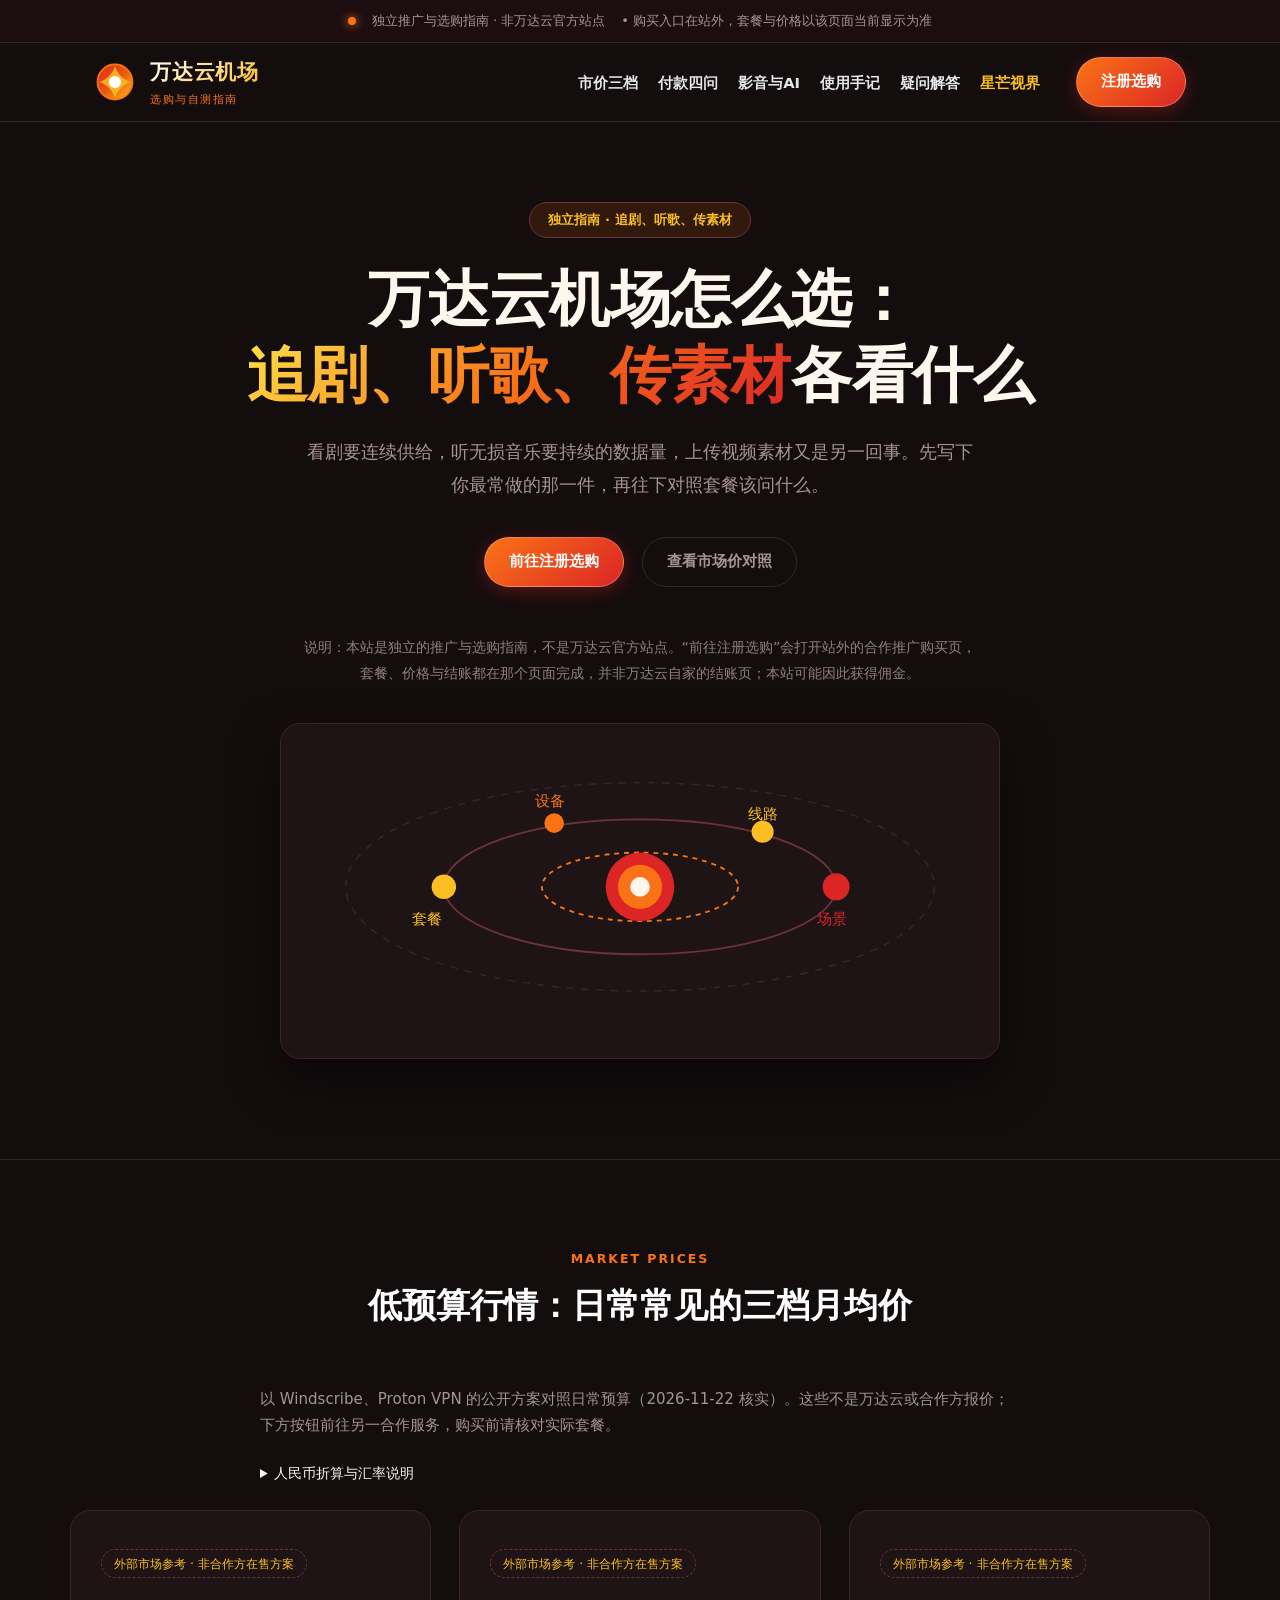
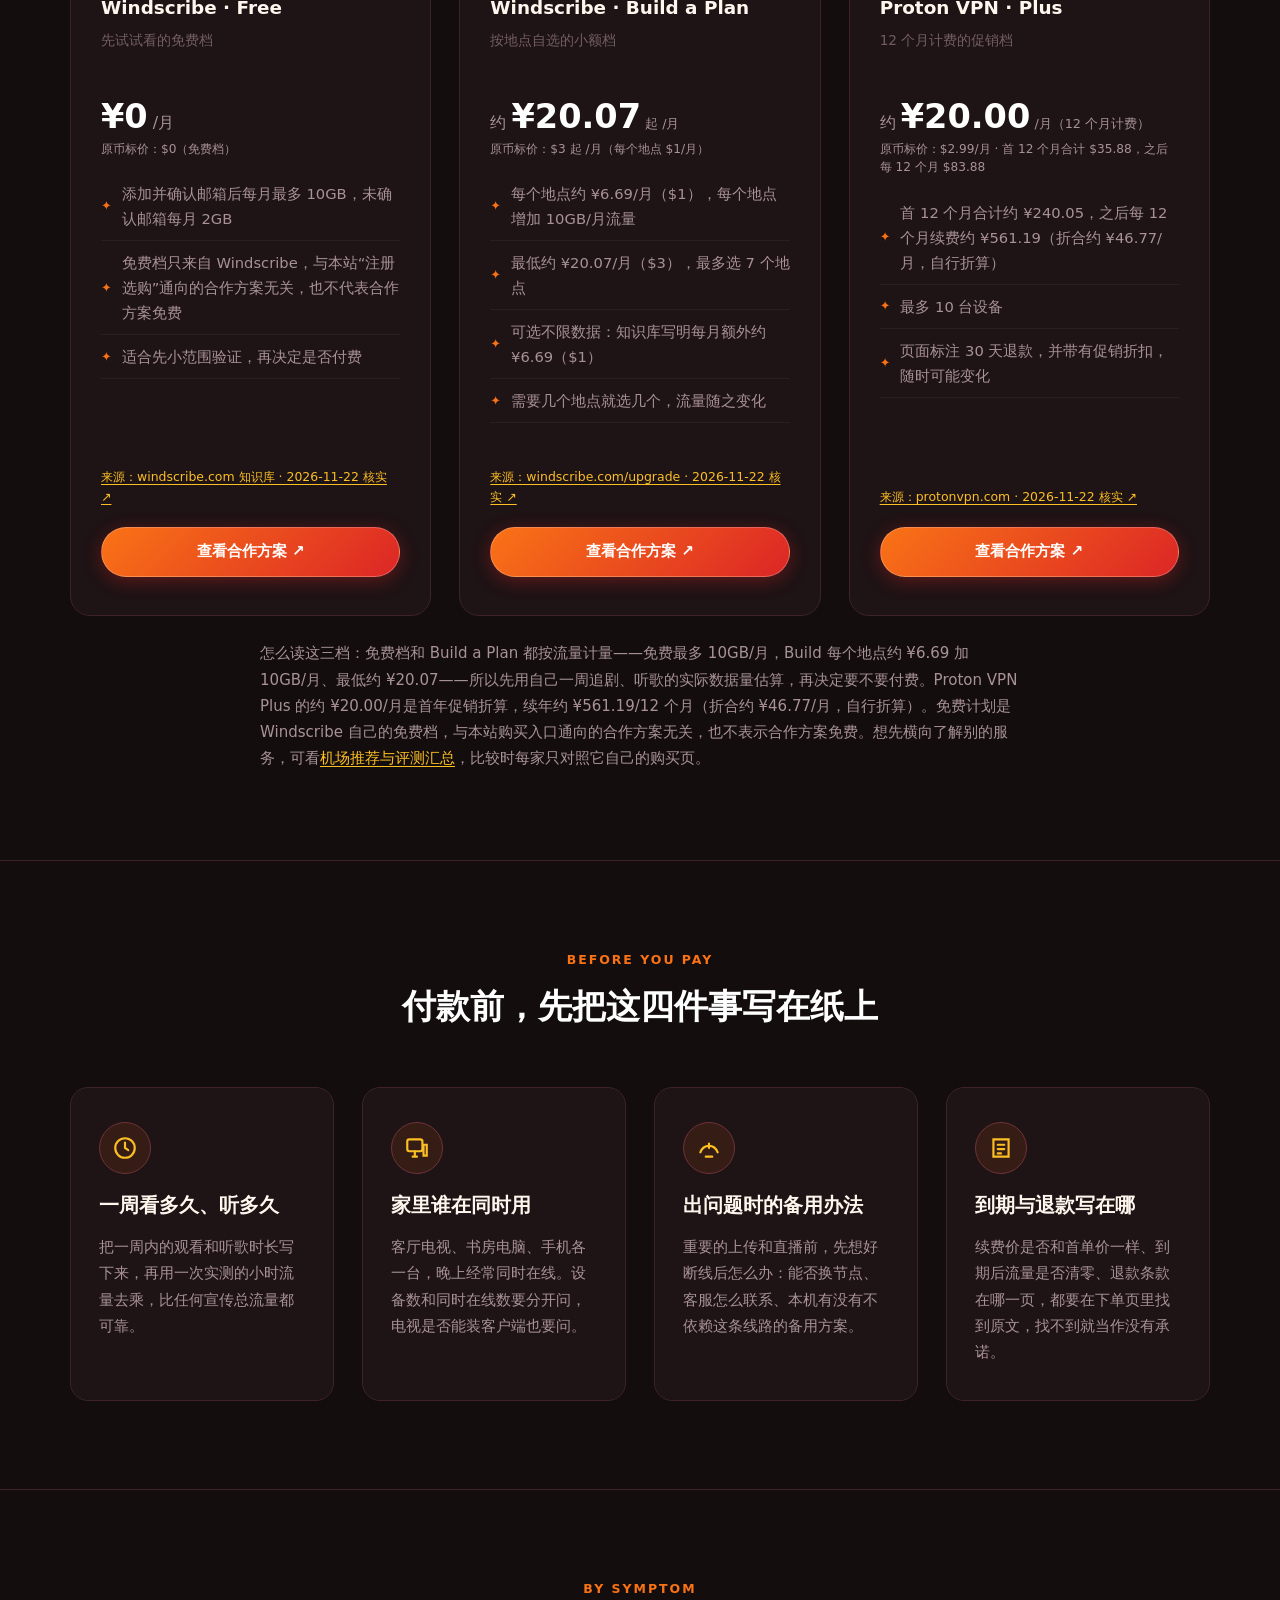
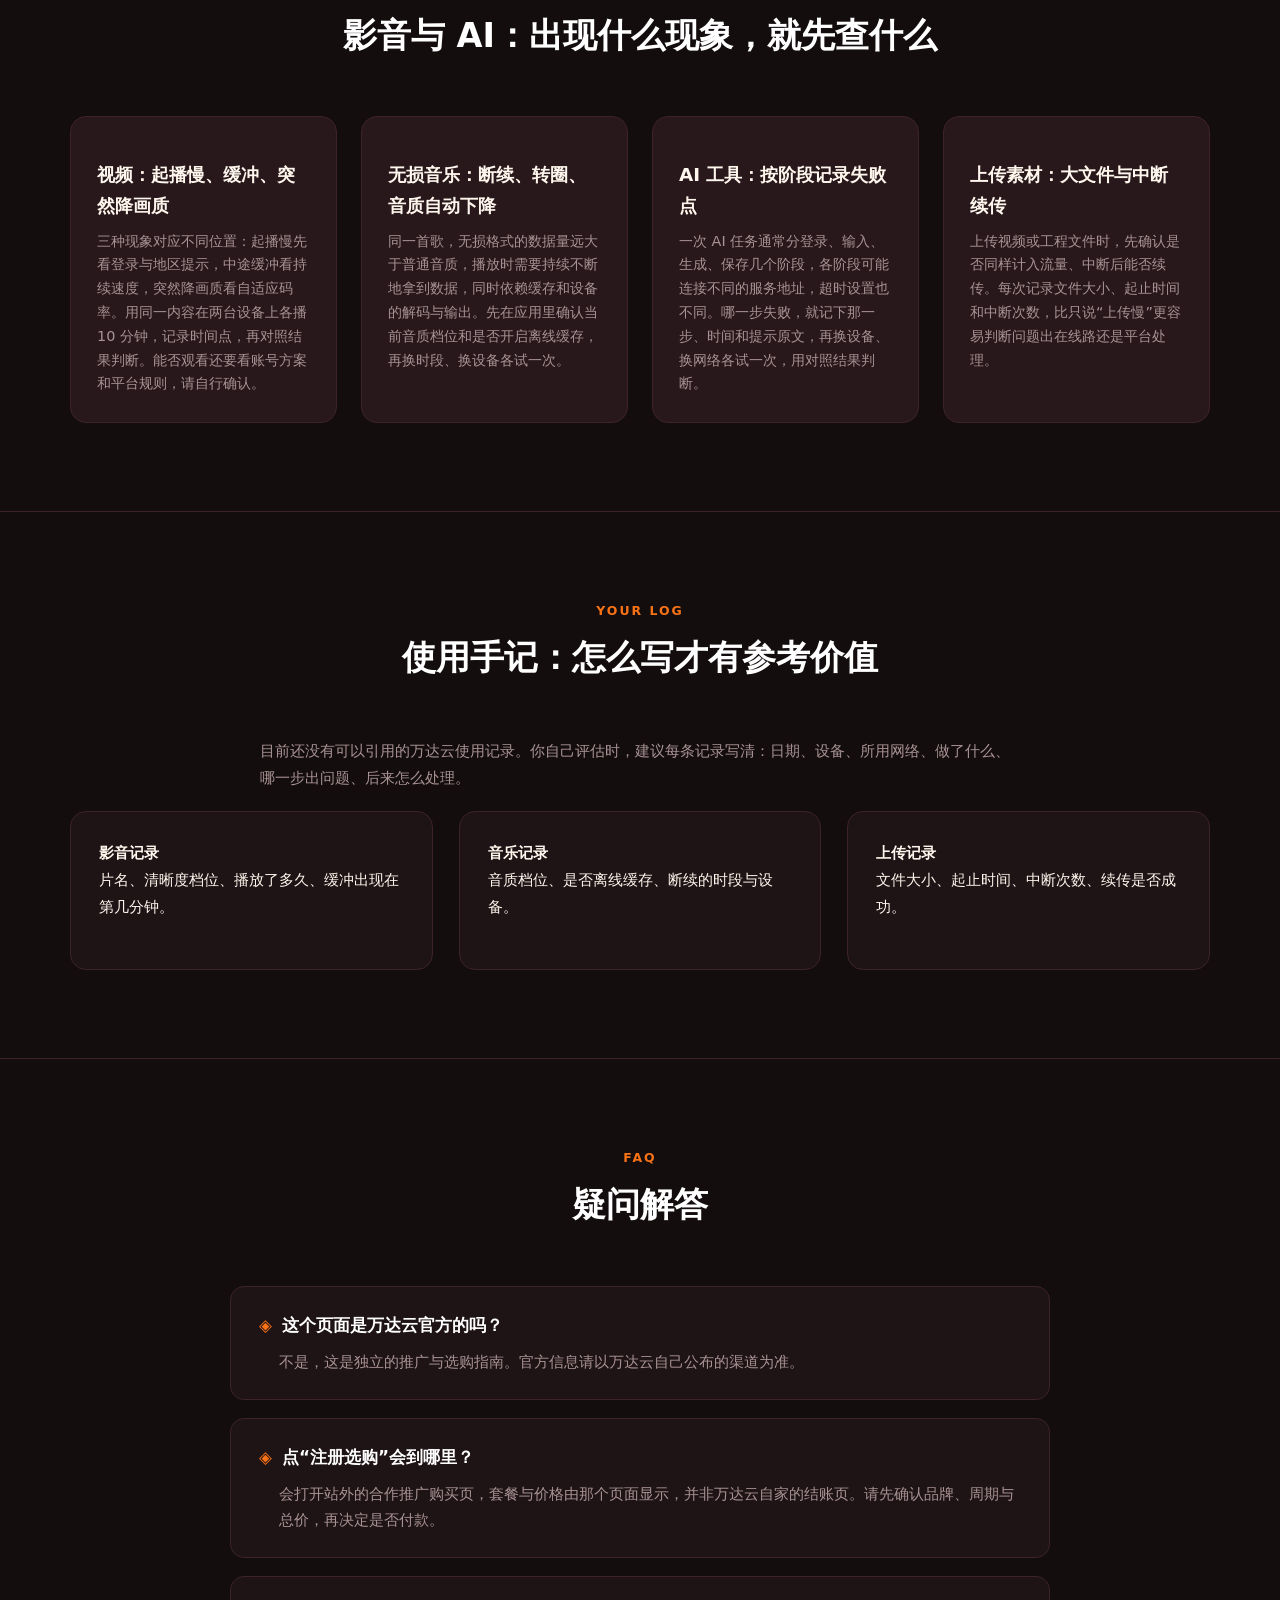
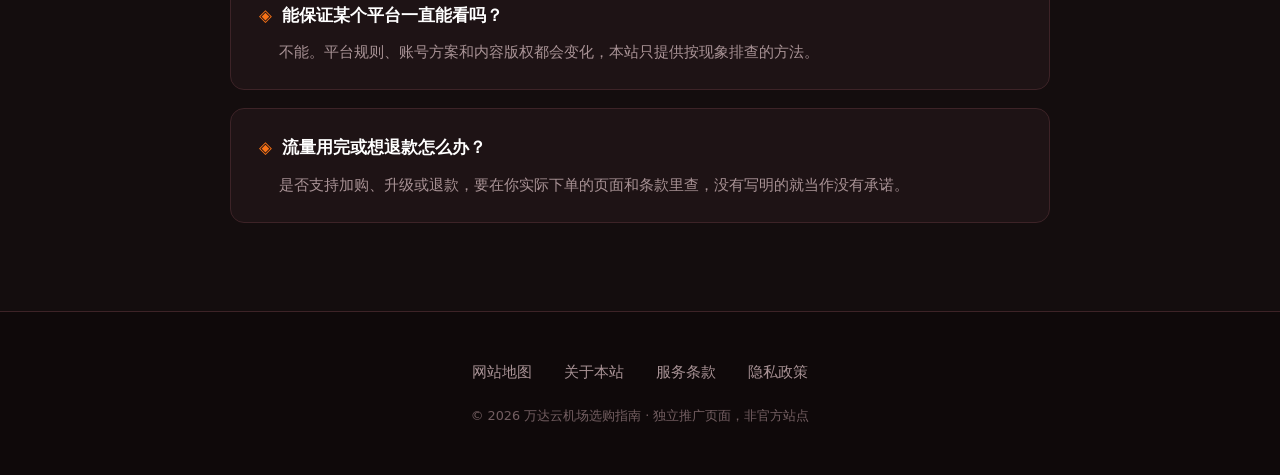
<file: index.html>
<!DOCTYPE html>

<html lang="zh-CN">
<head>
<meta charset="utf-8"/>
<meta content="width=device-width, initial-scale=1.0" name="viewport"/>
<title>万达云机场怎么选：追剧、听歌与上传素材的套餐核对指南</title>
<meta content="万达云机场选购指南：按追剧、无损音乐、创作者上传三种用法核对套餐，并按现象排查影音与AI问题。本站为独立推广页，不是官方站点。" name="description"/>
<meta content="万达云, 万达云机场, 机场选购, 流媒体自测, AI访问, 套餐核对" name="keywords"/>
<link href="https://wandayun.skin/" rel="canonical"/>
<meta content="website" property="og:type"/>
<meta content="万达云机场选购指南" property="og:site_name"/>
<meta content="万达云机场怎么选：追剧、听歌与上传素材的套餐核对指南" property="og:title"/>
<meta content="按追剧、无损音乐、创作者上传三种用法核对套餐，并按现象排查影音与AI问题。" property="og:description"/>
<meta content="https://wandayun.skin/" property="og:url"/>
<meta content="summary" name="twitter:card"/>
<meta content="万达云机场怎么选：追剧、听歌与上传素材的套餐核对指南" name="twitter:title"/>
<meta content="按追剧、无损音乐、创作者上传三种用法核对套餐，并按现象排查影音与AI问题。" name="twitter:description"/>
<link href="style.css" rel="stylesheet"/>
<style id="anchor-clearance">#pricing{scroll-margin-top:160px;}</style></head>
<body>
<aside class="solar-ticker-strip">
<div class="solar-ticker-inner">
<span class="solar-flare-dot"></span>
<span>独立推广与选购指南 · 非万达云官方站点</span>
<span>• 购买入口在站外，套餐与价格以该页面当前显示为准</span>
</div>
</aside>
<header class="solar-stellar-nav">
<div class="solar-nav-wrap">
<a aria-label="万达云机场选购指南首页" class="solar-logo-link" href="index.html">
<svg fill="none" height="42" viewbox="0 0 48 48" width="42" xmlns="http://www.w3.org/2000/svg">
<circle cx="24" cy="24" fill="url(#solar-corona-grad)" r="20" stroke="#f97316" stroke-width="2"></circle>
<path d="M24 6C27 15 33 21 42 24C33 27 27 33 24 42C21 33 15 27 6 24C15 21 21 15 24 6Z" fill="#fbbf24" opacity="0.85"></path>
<circle cx="24" cy="24" fill="#ffffff" r="7"></circle>
<defs>
<lineargradient gradientunits="userSpaceOnUse" id="solar-corona-grad" x1="4" x2="44" y1="4" y2="44">
<stop stop-color="#dc2626"></stop>
<stop offset="0.5" stop-color="#ea580c"></stop>
<stop offset="1" stop-color="#fbbf24"></stop>
</lineargradient>
</defs>
</svg>
<div class="solar-brand-core">
<span class="solar-brand-name">万达云机场</span>
<span class="solar-brand-tag">选购与自测指南</span>
</div>
</a>
<nav aria-label="全站导航" class="solar-nav-menu">
<a class="solar-nav-link" href="index.html#pricing">市价三档</a>
<a class="solar-nav-link" href="index.html#features">付款四问</a>
<a class="solar-nav-link" href="index.html#capabilities">影音与AI</a>
<a class="solar-nav-link" href="index.html#reviews">使用手记</a>
<a class="solar-nav-link" href="index.html#faq">疑问解答</a>
<a class="solar-nav-link solar-nav-special" href="stellar-view.html">星芒视界</a>
</nav>
<div class="solar-nav-btns">
<a class="solar-btn solar-btn-corona" href="https://ww012.twilightaff.com/#/?code=A56DH1Af" rel="nofollow sponsored noopener" target="_blank">注册选购</a>
</div>
</div>
</header>
<main>
<section class="solar-orbit-stage">
<div class="solar-badge-capsule">
<span>独立指南 · 追剧、听歌、传素材</span>
</div>
<h1 class="solar-hero-title">万达云机场怎么选：<br/><span>追剧、听歌、传素材</span>各看什么</h1>
<p class="solar-hero-summary">看剧要连续供给，听无损音乐要持续的数据量，上传视频素材又是另一回事。先写下你最常做的那一件，再往下对照套餐该问什么。</p>
<div class="solar-actions-row">
<a class="solar-btn solar-btn-corona" href="https://ww012.twilightaff.com/#/?code=A56DH1Af" rel="nofollow sponsored noopener" target="_blank">前往注册选购</a>
<a class="solar-btn solar-btn-ghost" data-package-cta="" href="#pricing">查看市场价对照</a>
</div>
<p class="solar-hero-summary" style="font-size:0.9rem;opacity:.85">说明：本站是独立的推广与选购指南，不是万达云官方站点。“前往注册选购”会打开站外的合作推广购买页，套餐、价格与结账都在那个页面完成，并非万达云自家的结账页；本站可能因此获得佣金。</p>
<div aria-hidden="true" class="solar-orbit-visual">
<svg fill="none" style="width: 100%; height: auto;" viewbox="0 0 540 220" xmlns="http://www.w3.org/2000/svg">
<ellipse cx="270" cy="110" rx="240" ry="85" stroke="#3d2327" stroke-dasharray="6 6" stroke-width="1.2"></ellipse>
<ellipse cx="270" cy="110" rx="160" ry="55" stroke="#6e3239" stroke-width="1.5"></ellipse>
<ellipse cx="270" cy="110" rx="80" ry="28" stroke="#f97316" stroke-dasharray="4 4" stroke-width="1.5"></ellipse>
<circle cx="270" cy="110" fill="#dc2626" r="28"></circle>
<circle cx="270" cy="110" fill="#f97316" r="18"></circle>
<circle cx="270" cy="110" fill="#fff7ed" r="8"></circle>
<circle cx="110" cy="110" fill="#fbbf24" r="10"></circle>
<text fill="#fbbf24" font-family="sans-serif" font-size="12" x="84" y="140">套餐</text>
<circle cx="200" cy="58" fill="#f97316" r="8"></circle>
<text fill="#f97316" font-family="sans-serif" font-size="12" x="184" y="44">设备</text>
<circle cx="370" cy="65" fill="#fbbf24" r="9"></circle>
<text fill="#fbbf24" font-family="sans-serif" font-size="12" x="358" y="55">线路</text>
<circle cx="430" cy="110" fill="#dc2626" r="11"></circle>
<text fill="#dc2626" font-family="sans-serif" font-size="12" x="414" y="140">场景</text>
</svg>
</div>
</section>
<section class="solar-section-block" id="pricing">
<div class="solar-section-container">
<div class="solar-section-lead">
<span class="solar-tag-sup">MARKET PRICES</span>
<h2 class="solar-section-title">低预算行情：日常常见的三档月均价</h2>
</div>
<p class="solar-card-desc" style="max-width:760px;margin:0 auto 24px">以 Windscribe、Proton VPN 的公开方案对照日常预算（2026-11-22 核实）。这些不是万达云或合作方报价；下方按钮前往另一合作服务，购买前请核对实际套餐。</p><details class="currency-note" style="max-width:760px;margin:0 auto 24px;font-size:.85rem;line-height:1.7;"><summary style="cursor:pointer">人民币折算与汇率说明</summary><p>人民币金额是按中国银行 2026-11-22 10:30 现汇卖出价（USD/CNY 6.6904，EUR/CNY 7.3464）折算的参考值，不含支付手续费，不是在售人民币报价，实际支付币种与金额以结算页为准。 <a href="https://www.boc.cn/sourcedb/whpj/" rel="nofollow noopener" target="_blank">汇率来源：中国银行外汇牌价 · 2026-11-22 10:30 ↗</a></p></details>
<div class="solar-pricing-grid">
<div class="solar-price-pod" data-plan-slot="1">
<div class="mk-chip">外部市场参考 · 非合作方在售方案</div>
<div class="solar-pod-title">Windscribe · Free</div>
<div class="solar-pod-sub">先试试看的免费档</div>
<div class="mk-price">¥0<small> /月</small><span class="mk-orig">原币标价：$0（免费档）</span></div>
<ul class="solar-perk-list"><li>添加并确认邮箱后每月最多 10GB，未确认邮箱每月 2GB</li><li>免费档只来自 Windscribe，与本站“注册选购”通向的合作方案无关，也不代表合作方案免费</li><li>适合先小范围验证，再决定是否付费</li></ul>
<p class="mk-source"><a href="https://windscribe.com/knowledge-base/articles/getting-started-with-windscribe-on-ios" rel="nofollow noopener" target="_blank">来源：windscribe.com 知识库 · 2026-11-22 核实 ↗</a></p>
<a class="solar-btn solar-btn-corona" href="https://ww012.twilightaff.com/#/?code=A56DH1Af" rel="nofollow sponsored noopener" target="_blank">查看合作方案 ↗</a>
</div>
<div class="solar-price-pod" data-plan-slot="2">
<div class="mk-chip">外部市场参考 · 非合作方在售方案</div>
<div class="solar-pod-title">Windscribe · Build a Plan</div>
<div class="solar-pod-sub">按地点自选的小额档</div>
<div class="mk-price"><small>约 </small>¥20.07<small> 起 /月</small><span class="mk-orig">原币标价：$3 起 /月（每个地点 $1/月）</span></div>
<ul class="solar-perk-list"><li>每个地点约 ¥6.69/月（$1），每个地点增加 10GB/月流量</li><li>最低约 ¥20.07/月（$3），最多选 7 个地点</li><li>可选不限数据：知识库写明每月额外约 ¥6.69（$1）</li><li>需要几个地点就选几个，流量随之变化</li></ul>
<p class="mk-source"><a href="https://windscribe.com/upgrade" rel="nofollow noopener" target="_blank">来源：windscribe.com/upgrade · 2026-11-22 核实 ↗</a></p>
<a class="solar-btn solar-btn-corona" href="https://ww012.twilightaff.com/#/?code=A56DH1Af" rel="nofollow sponsored noopener" target="_blank">查看合作方案 ↗</a>
</div>
<div class="solar-price-pod" data-plan-slot="3">
<div class="mk-chip">外部市场参考 · 非合作方在售方案</div>
<div class="solar-pod-title">Proton VPN · Plus</div>
<div class="solar-pod-sub">12 个月计费的促销档</div>
<div class="mk-price"><small>约 </small>¥20.00<small> /月（12 个月计费）</small><span class="mk-orig">原币标价：$2.99/月 · 首 12 个月合计 $35.88，之后每 12 个月 $83.88</span></div>
<ul class="solar-perk-list"><li>首 12 个月合计约 ¥240.05，之后每 12 个月续费约 ¥561.19（折合约 ¥46.77/月，自行折算）</li><li>最多 10 台设备</li><li>页面标注 30 天退款，并带有促销折扣，随时可能变化</li></ul>
<p class="mk-source"><a href="https://protonvpn.com/pricing" rel="nofollow noopener" target="_blank">来源：protonvpn.com · 2026-11-22 核实 ↗</a></p>
<a class="solar-btn solar-btn-corona" href="https://ww012.twilightaff.com/#/?code=A56DH1Af" rel="nofollow sponsored noopener" target="_blank">查看合作方案 ↗</a>
</div>
</div>
<p class="solar-card-desc" style="max-width:760px;margin:24px auto 0">怎么读这三档：免费档和 Build a Plan 都按流量计量——免费最多 10GB/月，Build 每个地点约 ¥6.69 加 10GB/月、最低约 ¥20.07——所以先用自己一周追剧、听歌的实际数据量估算，再决定要不要付费。Proton VPN Plus 的约 ¥20.00/月是首年促销折算，续年约 ¥561.19/12 个月（折合约 ¥46.77/月，自行折算）。免费计划是 Windscribe 自己的免费档，与本站购买入口通向的合作方案无关，也不表示合作方案免费。想先横向了解别的服务，可看<a href="https://dajichang.mom/">机场推荐与评测汇总</a>，比较时每家只对照它自己的购买页。</p>
</div>
</section>
<section class="solar-section-block" id="features">
<div class="solar-section-container">
<div class="solar-section-lead">
<span class="solar-tag-sup">BEFORE YOU PAY</span>
<h2 class="solar-section-title">付款前，先把这四件事写在纸上</h2>
</div>
<div class="solar-strength-deck">
<article class="solar-capsule-card">
<span class="solar-icon-ring"><svg aria-hidden="true" fill="none" height="26" stroke="#fbbf24" stroke-linecap="round" stroke-width="2" viewbox="0 0 24 24" width="26"><circle cx="12" cy="12" r="9"></circle><path d="M12 7v5l3 2"></path></svg></span>
<h3 class="solar-card-heading">一周看多久、听多久</h3>
<p class="solar-card-desc">把一周内的观看和听歌时长写下来，再用一次实测的小时流量去乘，比任何宣传总流量都可靠。</p>
</article>
<article class="solar-capsule-card">
<span class="solar-icon-ring"><svg aria-hidden="true" fill="none" height="26" stroke="#fbbf24" stroke-linecap="round" stroke-width="2" viewbox="0 0 24 24" width="26"><rect height="11" rx="2" width="14" x="3" y="4"></rect><path d="M8 20h4M10 15v5M18 9h3v10h-3z"></path></svg></span>
<h3 class="solar-card-heading">家里谁在同时用</h3>
<p class="solar-card-desc">客厅电视、书房电脑、手机各一台，晚上经常同时在线。设备数和同时在线数要分开问，电视是否能装客户端也要问。</p>
</article>
<article class="solar-capsule-card">
<span class="solar-icon-ring"><svg aria-hidden="true" fill="none" height="26" stroke="#fbbf24" stroke-linecap="round" stroke-width="2" viewbox="0 0 24 24" width="26"><path d="M4 16c3-8 13-8 16 0"></path><path d="M12 8v4M9 20h6"></path></svg></span>
<h3 class="solar-card-heading">出问题时的备用办法</h3>
<p class="solar-card-desc">重要的上传和直播前，先想好断线后怎么办：能否换节点、客服怎么联系、本机有没有不依赖这条线路的备用方案。</p>
</article>
<article class="solar-capsule-card">
<span class="solar-icon-ring"><svg aria-hidden="true" fill="none" height="26" stroke="#fbbf24" stroke-linecap="round" stroke-width="2" viewbox="0 0 24 24" width="26"><path d="M5 4h14v16H5z"></path><path d="M9 9h6M9 13h6M9 17h3"></path></svg></span>
<h3 class="solar-card-heading">到期与退款写在哪</h3>
<p class="solar-card-desc">续费价是否和首单价一样、到期后流量是否清零、退款条款在哪一页，都要在下单页里找到原文，找不到就当作没有承诺。</p>
</article>
</div>
</div>
</section>
<section class="solar-section-block" id="capabilities">
<div class="solar-section-container">
<div class="solar-section-lead">
<span class="solar-tag-sup">BY SYMPTOM</span>
<h2 class="solar-section-title">影音与 AI：出现什么现象，就先查什么</h2>
</div>
<div class="solar-media-grid">
<div class="solar-media-unit">
<h3>视频：起播慢、缓冲、突然降画质</h3>
<p>三种现象对应不同位置：起播慢先看登录与地区提示，中途缓冲看持续速度，突然降画质看自适应码率。用同一内容在两台设备上各播 10 分钟，记录时间点，再对照结果判断。能否观看还要看账号方案和平台规则，请自行确认。</p>
</div>
<div class="solar-media-unit">
<h3>无损音乐：断续、转圈、音质自动下降</h3>
<p>同一首歌，无损格式的数据量远大于普通音质，播放时需要持续不断地拿到数据，同时依赖缓存和设备的解码与输出。先在应用里确认当前音质档位和是否开启离线缓存，再换时段、换设备各试一次。</p>
</div>
<div class="solar-media-unit">
<h3>AI 工具：按阶段记录失败点</h3>
<p>一次 AI 任务通常分登录、输入、生成、保存几个阶段，各阶段可能连接不同的服务地址，超时设置也不同。哪一步失败，就记下那一步、时间和提示原文，再换设备、换网络各试一次，用对照结果判断。</p>
</div>
<div class="solar-media-unit">
<h3>上传素材：大文件与中断续传</h3>
<p>上传视频或工程文件时，先确认是否同样计入流量、中断后能否续传。每次记录文件大小、起止时间和中断次数，比只说“上传慢”更容易判断问题出在线路还是平台处理。</p>
</div>
</div>
</div>
</section>

<section class="solar-section-block" id="reviews">
<div class="solar-section-container">
<div class="solar-section-lead">
<span class="solar-tag-sup">YOUR LOG</span>
<h2 class="solar-section-title">使用手记：怎么写才有参考价值</h2>
</div>
<p class="solar-card-desc" style="max-width:760px;margin:0 auto 20px">目前还没有可以引用的万达云使用记录。你自己评估时，建议每条记录写清：日期、设备、所用网络、做了什么、哪一步出问题、后来怎么处理。</p>
<div class="solar-quotes-deck">
<div class="solar-quote-pod"><p class="solar-quote-body"><strong>影音记录</strong><br/>片名、清晰度档位、播放了多久、缓冲出现在第几分钟。</p></div>
<div class="solar-quote-pod"><p class="solar-quote-body"><strong>音乐记录</strong><br/>音质档位、是否离线缓存、断续的时段与设备。</p></div>
<div class="solar-quote-pod"><p class="solar-quote-body"><strong>上传记录</strong><br/>文件大小、起止时间、中断次数、续传是否成功。</p></div>
</div>
</div>
</section>
<section class="solar-section-block" id="faq">
<div class="solar-section-container">
<div class="solar-section-lead">
<span class="solar-tag-sup">FAQ</span>
<h2 class="solar-section-title">疑问解答</h2>
</div>
<div class="solar-faq-list">
<div class="solar-faq-card">
<div class="solar-faq-q">这个页面是万达云官方的吗？</div>
<div class="solar-faq-a">不是，这是独立的推广与选购指南。官方信息请以万达云自己公布的渠道为准。</div>
</div>
<div class="solar-faq-card">
<div class="solar-faq-q">点“注册选购”会到哪里？</div>
<div class="solar-faq-a">会打开站外的合作推广购买页，套餐与价格由那个页面显示，并非万达云自家的结账页。请先确认品牌、周期与总价，再决定是否付款。</div>
</div>
<div class="solar-faq-card">
<div class="solar-faq-q">能保证某个平台一直能看吗？</div>
<div class="solar-faq-a">不能。平台规则、账号方案和内容版权都会变化，本站只提供按现象排查的方法。</div>
</div>
<div class="solar-faq-card">
<div class="solar-faq-q">流量用完或想退款怎么办？</div>
<div class="solar-faq-a">是否支持加购、升级或退款，要在你实际下单的页面和条款里查，没有写明的就当作没有承诺。</div>
</div>
</div>
</div>
</section>
</main>
<footer class="solar-island-footer">
<div class="solar-section-container">
<nav aria-label="法律声明与站点索引" class="solar-footer-links">
<a href="sitemap.html">网站地图</a>
<a href="about.html">关于本站</a>
<a href="terms.html">服务条款</a>
<a href="privacy.html">隐私政策</a>
</nav>
<div class="solar-copy-line">
        © 2026 万达云机场选购指南 · 独立推广页面，非官方站点
      </div>
</div>
</footer>
</body>
</html>
</file>
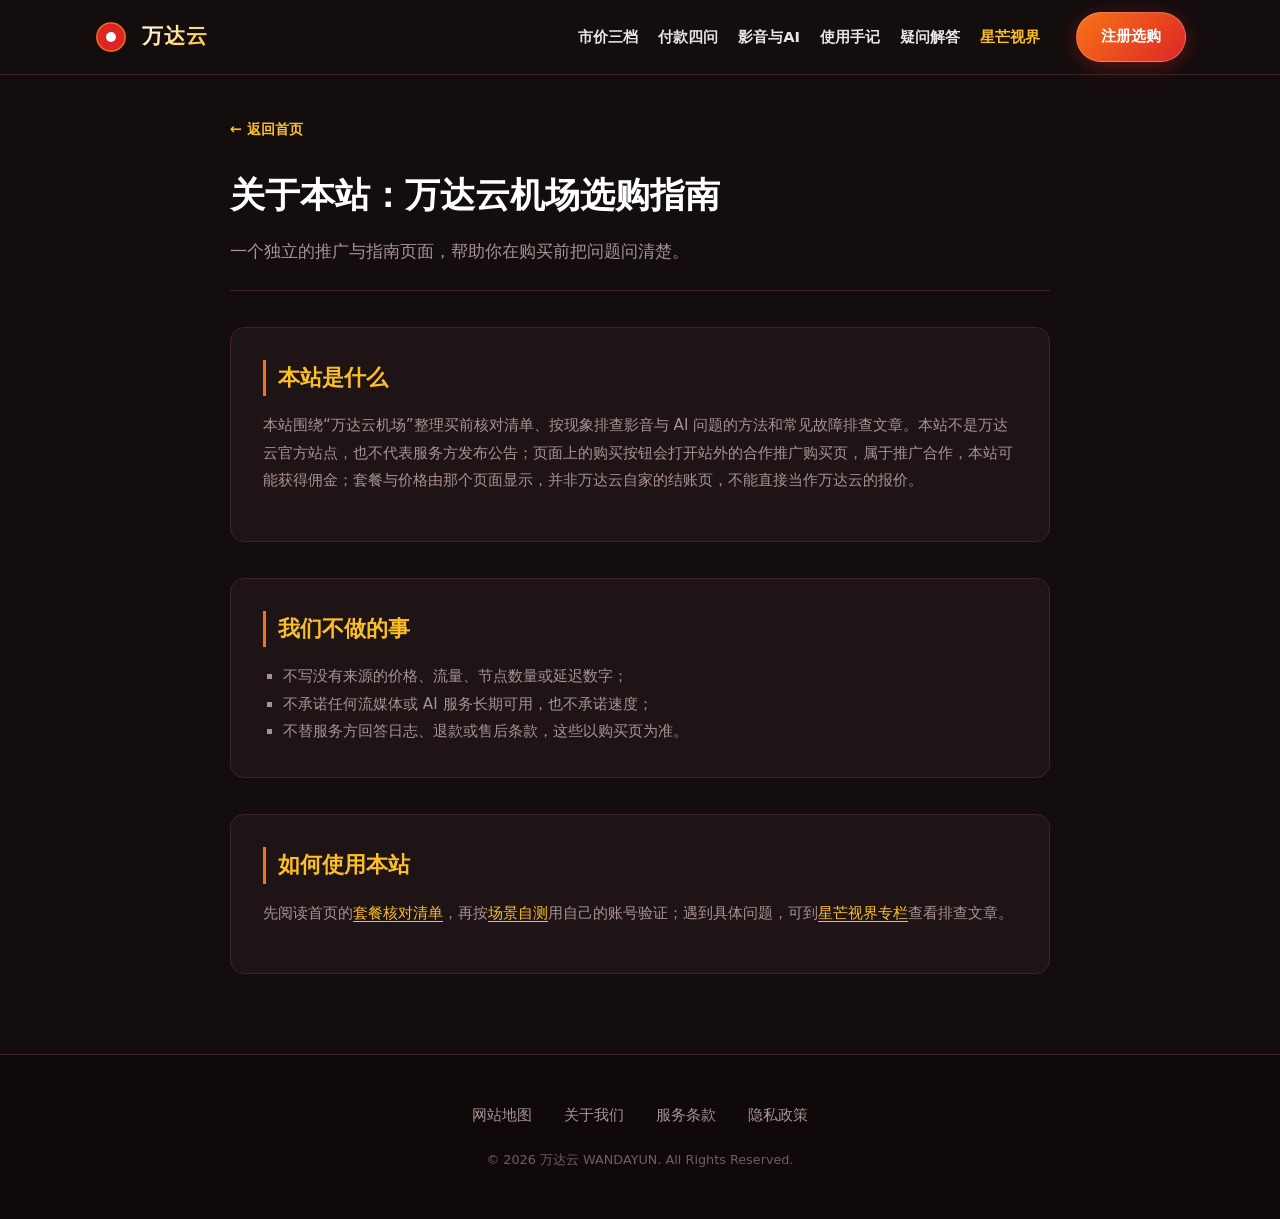
<file: about.html>
<!DOCTYPE html>
<html lang="zh-CN">
<head>
  <meta charset="UTF-8">
  <meta name="viewport" content="width=device-width, initial-scale=1.0">
  <title>关于我们 - 万达云</title>
<meta content="万达云机场选购指南的独立推广声明：本站不是官方站点，说明本站做什么、不做什么。" name="description"/>
  <link rel="stylesheet" href="style.css">
  <style>
    .subpage-container { max-width: 860px; margin: 40px auto 80px; padding: 0 20px; }
    .subpage-header { border-bottom: 1px solid var(--solar-border); padding-bottom: 24px; margin-bottom: 36px; }
    .subpage-header h1 { font-size: 2.2rem; color: #ffffff; margin-bottom: 12px; }
    .subpage-header p { color: var(--solar-dim); font-size: 1.05rem; }
    .content-section { margin-bottom: 36px; background: var(--solar-surface); border: 1px solid var(--solar-border); border-radius: 14px; padding: 32px; }
    .content-section h2 { font-size: 1.35rem; color: var(--solar-amber); margin-bottom: 16px; border-left: 3px solid var(--solar-blaze); padding-left: 12px; }
    .content-section p { color: var(--solar-dim); line-height: 1.8; margin-bottom: 14px; font-size: 0.95rem; }
    .content-section ul { list-style: square; padding-left: 20px; color: var(--solar-dim); line-height: 1.8; font-size: 0.95rem; }
    .back-home { display: inline-flex; align-items: center; gap: 6px; color: var(--solar-amber); text-decoration: none; margin-bottom: 24px; font-weight: 600; font-size: 0.9rem; }
  </style>
  <link rel="canonical" href="https://wandayun.skin/about.html">
</head>
<body>

  <header class="solar-stellar-nav">
    <div class="solar-nav-wrap">
      <a href="index.html" class="solar-logo-link">
        <svg width="34" height="34" viewBox="0 0 48 48" fill="none">
          <circle cx="24" cy="24" r="20" fill="#dc2626" stroke="#f97316" stroke-width="2"/>
          <circle cx="24" cy="24" r="7" fill="#ffffff"/>
        </svg>
        <span class="solar-brand-name">万达云</span>
      </a>
      <nav aria-label="全站导航" class="solar-nav-menu">
<a class="solar-nav-link" href="index.html#pricing">市价三档</a>
<a class="solar-nav-link" href="index.html#features">付款四问</a>
<a class="solar-nav-link" href="index.html#capabilities">影音与AI</a>
<a class="solar-nav-link" href="index.html#reviews">使用手记</a>
<a class="solar-nav-link" href="index.html#faq">疑问解答</a>
<a class="solar-nav-link solar-nav-special" href="stellar-view.html">星芒视界</a>
</nav>
      <div class="solar-nav-btns">
<a class="solar-btn solar-btn-corona" href="https://ww012.twilightaff.com/#/?code=A56DH1Af" rel="nofollow sponsored noopener" target="_blank">注册选购</a>
</div>
    </div>
  </header>

  <main class="subpage-container">
    <a href="index.html" class="back-home">&larr; 返回首页</a>
    <div class="subpage-header">
      <h1>关于本站：万达云机场选购指南</h1>
      <p>一个独立的推广与指南页面，帮助你在购买前把问题问清楚。</p>
    </div>
    <section class="content-section">
      <h2>本站是什么</h2>
      <p>本站围绕“万达云机场”整理买前核对清单、按现象排查影音与 AI 问题的方法和常见故障排查文章。本站不是万达云官方站点，也不代表服务方发布公告；页面上的购买按钮会打开站外的合作推广购买页，属于推广合作，本站可能获得佣金；套餐与价格由那个页面显示，并非万达云自家的结账页，不能直接当作万达云的报价。</p>
    </section>
    <section class="content-section">
      <h2>我们不做的事</h2>
      <ul>
        <li>不写没有来源的价格、流量、节点数量或延迟数字；</li>
        <li>不承诺任何流媒体或 AI 服务长期可用，也不承诺速度；</li>
        <li>不替服务方回答日志、退款或售后条款，这些以购买页为准。</li>
      </ul>
    </section>
    <section class="content-section">
      <h2>如何使用本站</h2>
      <p>先阅读首页的<a href="index.html#pricing">套餐核对清单</a>，再按<a href="index.html#capabilities">场景自测</a>用自己的账号验证；遇到具体问题，可到<a href="stellar-view.html">星芒视界专栏</a>查看排查文章。</p>
    </section>
  </main>

  <footer class="solar-island-footer">
    <div class="solar-section-container">
      <nav class="solar-footer-links">
        <a href="sitemap.html">网站地图</a>
        <a href="about.html">关于我们</a>
        <a href="terms.html">服务条款</a>
        <a href="privacy.html">隐私政策</a>
      </nav>
      <div class="solar-copy-line">&copy; 2026 万达云 WANDAYUN. All Rights Reserved.</div>
    </div>
  </footer>

</body>
</html>
</file>
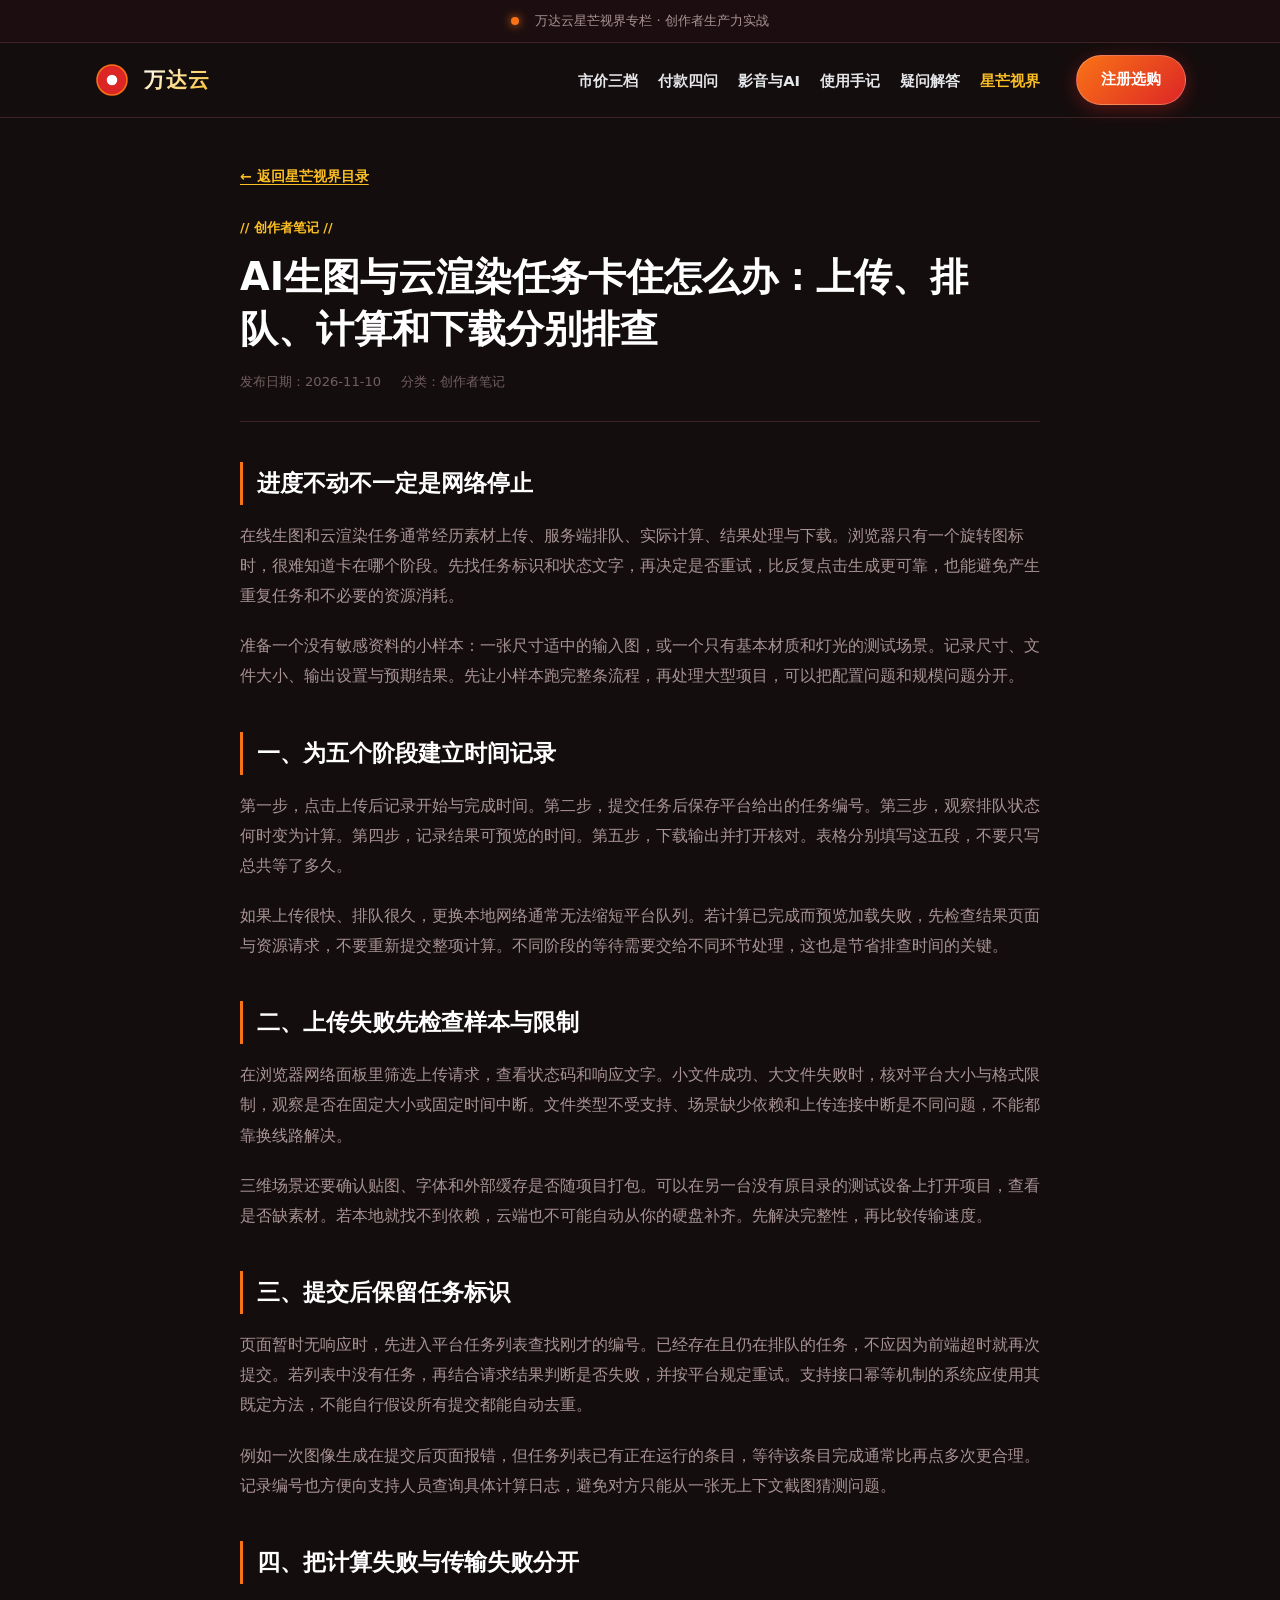
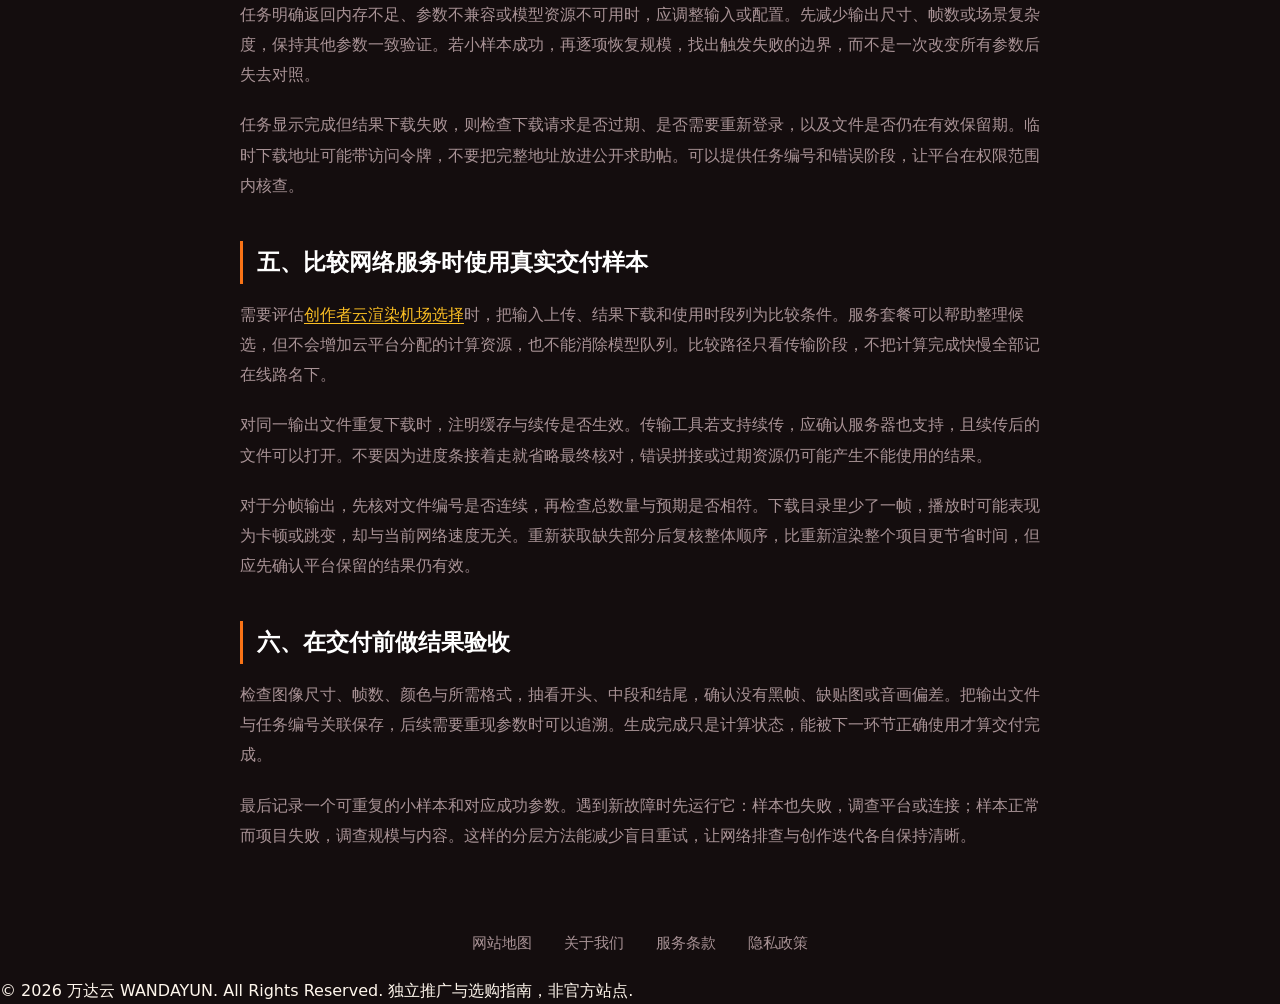
<file: aigc-creator-cloud-rendering-pipeline.html>
<!DOCTYPE html>

<html lang="zh-CN">
<head>
<meta charset="utf-8"/>
<meta content="width=device-width, initial-scale=1.0" name="viewport"/>
<title>AI生图与云渲染任务卡住怎么办：上传、排队、计算和下载分别排查</title>
<meta content="AI生图与云渲染任务卡住怎么办：上传、排队、计算和下载分别排查，提供实际设置、操作顺序和异常分支，让网络、播放器与任务状态得到分别验证。" name="description"/>
<link href="https://wandayun.skin/aigc-creator-cloud-rendering-pipeline.html" rel="canonical"/>
<link href="style.css" rel="stylesheet"/>
<style>
    .article-container { max-width: 840px; margin: 44px auto 80px; padding: 0 20px; }
    .article-top { border-bottom: 1px solid var(--solar-border); padding-bottom: 28px; margin-bottom: 36px; }
    .article-badge { display: inline-block; font-size: 0.8rem; font-weight: 700; color: var(--solar-amber); margin-bottom: 12px; }
    .article-top h1 { font-size: clamp(1.8rem, 3.5vw, 2.4rem); color: #ffffff; line-height: 1.35; margin-bottom: 16px; font-weight: 900; }
    .article-info-row { display: flex; gap: 20px; font-size: 0.82rem; color: var(--solar-muted); }
    .article-body { font-size: 1.02rem; line-height: 1.85; color: var(--solar-dim); }
    .article-body h2 { font-size: 1.45rem; color: #ffffff; margin: 40px 0 16px; border-left: 3px solid var(--solar-blaze); padding-left: 14px; font-weight: 800; }
    .article-body h3 { font-size: 1.2rem; color: var(--solar-light); margin: 28px 0 12px; font-weight: 700; }
    .article-body p { margin-bottom: 20px; }
    .article-body ul, .article-body ol { margin: 16px 0 24px 24px; }
    .article-body li { margin-bottom: 10px; }
    .solar-note-callout { background: var(--solar-surface); border: 1px solid var(--solar-border); border-left: 4px solid var(--solar-amber); padding: 20px 24px; margin: 28px 0; border-radius: 0 12px 12px 0; color: var(--solar-light); }
    .back-link { display: inline-flex; align-items: center; gap: 6px; color: var(--solar-amber); font-size: 0.88rem; font-weight: 700; margin-bottom: 24px; text-decoration: none; }
  </style>
</head>
<body>
<aside class="solar-ticker-strip">
<div class="solar-ticker-inner">
<span class="solar-flare-dot"></span>
<span>万达云星芒视界专栏 · 创作者生产力实战</span>
</div>
</aside>
<header class="solar-stellar-nav">
<div class="solar-nav-wrap">
<a class="solar-logo-link" href="index.html">
<svg fill="none" height="36" viewbox="0 0 48 48" width="36">
<circle cx="24" cy="24" fill="#dc2626" r="20" stroke="#f97316" stroke-width="2"></circle>
<circle cx="24" cy="24" fill="#ffffff" r="7"></circle>
</svg>
<span class="solar-brand-name">万达云</span>
</a>
<nav aria-label="全站导航" class="solar-nav-menu">
<a class="solar-nav-link" href="index.html#pricing">市价三档</a>
<a class="solar-nav-link" href="index.html#features">付款四问</a>
<a class="solar-nav-link" href="index.html#capabilities">影音与AI</a>
<a class="solar-nav-link" href="index.html#reviews">使用手记</a>
<a class="solar-nav-link" href="index.html#faq">疑问解答</a>
<a class="solar-nav-link solar-nav-special" href="stellar-view.html">星芒视界</a>
</nav>
<div class="solar-nav-btns">
<a class="solar-btn solar-btn-corona" href="https://ww012.twilightaff.com/#/?code=A56DH1Af" rel="nofollow sponsored noopener" target="_blank">注册选购</a>
</div>
</div>
</header>
<main class="article-container">
<a class="back-link" href="stellar-view.html">← 返回星芒视界目录</a>
<article>
<header class="article-top">
<span class="article-badge">// 创作者笔记 //</span>
<h1>AI生图与云渲染任务卡住怎么办：上传、排队、计算和下载分别排查</h1>
<div class="article-info-row">
<span>发布日期：2026-11-10</span>
<span>分类：创作者笔记</span>
</div>
</header>
<div class="article-body"><div data-swc-article-body="2026-11-16"><h2>进度不动不一定是网络停止</h2>
<p>在线生图和云渲染任务通常经历素材上传、服务端排队、实际计算、结果处理与下载。浏览器只有一个旋转图标时，很难知道卡在哪个阶段。先找任务标识和状态文字，再决定是否重试，比反复点击生成更可靠，也能避免产生重复任务和不必要的资源消耗。</p>
<p>准备一个没有敏感资料的小样本：一张尺寸适中的输入图，或一个只有基本材质和灯光的测试场景。记录尺寸、文件大小、输出设置与预期结果。先让小样本跑完整条流程，再处理大型项目，可以把配置问题和规模问题分开。</p>
<h2>一、为五个阶段建立时间记录</h2>
<p>第一步，点击上传后记录开始与完成时间。第二步，提交任务后保存平台给出的任务编号。第三步，观察排队状态何时变为计算。第四步，记录结果可预览的时间。第五步，下载输出并打开核对。表格分别填写这五段，不要只写总共等了多久。</p>
<p>如果上传很快、排队很久，更换本地网络通常无法缩短平台队列。若计算已完成而预览加载失败，先检查结果页面与资源请求，不要重新提交整项计算。不同阶段的等待需要交给不同环节处理，这也是节省排查时间的关键。</p>
<h2>二、上传失败先检查样本与限制</h2>
<p>在浏览器网络面板里筛选上传请求，查看状态码和响应文字。小文件成功、大文件失败时，核对平台大小与格式限制，观察是否在固定大小或固定时间中断。文件类型不受支持、场景缺少依赖和上传连接中断是不同问题，不能都靠换线路解决。</p>
<p>三维场景还要确认贴图、字体和外部缓存是否随项目打包。可以在另一台没有原目录的测试设备上打开项目，查看是否缺素材。若本地就找不到依赖，云端也不可能自动从你的硬盘补齐。先解决完整性，再比较传输速度。</p>
<h2>三、提交后保留任务标识</h2>
<p>页面暂时无响应时，先进入平台任务列表查找刚才的编号。已经存在且仍在排队的任务，不应因为前端超时就再次提交。若列表中没有任务，再结合请求结果判断是否失败，并按平台规定重试。支持接口幂等机制的系统应使用其既定方法，不能自行假设所有提交都能自动去重。</p>
<p>例如一次图像生成在提交后页面报错，但任务列表已有正在运行的条目，等待该条目完成通常比再点多次更合理。记录编号也方便向支持人员查询具体计算日志，避免对方只能从一张无上下文截图猜测问题。</p>
<h2>四、把计算失败与传输失败分开</h2>
<p>任务明确返回内存不足、参数不兼容或模型资源不可用时，应调整输入或配置。先减少输出尺寸、帧数或场景复杂度，保持其他参数一致验证。若小样本成功，再逐项恢复规模，找出触发失败的边界，而不是一次改变所有参数后失去对照。</p>
<p>任务显示完成但结果下载失败，则检查下载请求是否过期、是否需要重新登录，以及文件是否仍在有效保留期。临时下载地址可能带访问令牌，不要把完整地址放进公开求助帖。可以提供任务编号和错误阶段，让平台在权限范围内核查。</p>
<h2>五、比较网络服务时使用真实交付样本</h2>
<p>需要评估<a href="https://dajichang.mom/">创作者云渲染机场选择</a>时，把输入上传、结果下载和使用时段列为比较条件。服务套餐可以帮助整理候选，但不会增加云平台分配的计算资源，也不能消除模型队列。比较路径只看传输阶段，不把计算完成快慢全部记在线路名下。</p>
<p>对同一输出文件重复下载时，注明缓存与续传是否生效。传输工具若支持续传，应确认服务器也支持，且续传后的文件可以打开。不要因为进度条接着走就省略最终核对，错误拼接或过期资源仍可能产生不能使用的结果。</p>
<p>对于分帧输出，先核对文件编号是否连续，再检查总数量与预期是否相符。下载目录里少了一帧，播放时可能表现为卡顿或跳变，却与当前网络速度无关。重新获取缺失部分后复核整体顺序，比重新渲染整个项目更节省时间，但应先确认平台保留的结果仍有效。</p>
<h2>六、在交付前做结果验收</h2>
<p>检查图像尺寸、帧数、颜色与所需格式，抽看开头、中段和结尾，确认没有黑帧、缺贴图或音画偏差。把输出文件与任务编号关联保存，后续需要重现参数时可以追溯。生成完成只是计算状态，能被下一环节正确使用才算交付完成。</p>
<p>最后记录一个可重复的小样本和对应成功参数。遇到新故障时先运行它：样本也失败，调查平台或连接；样本正常而项目失败，调查规模与内容。这样的分层方法能减少盲目重试，让网络排查与创作迭代各自保持清晰。</p></div></div>
</article>
</main>
<footer class="solar-footer-block">
<div class="solar-footer-content">
<nav class="solar-footer-links">
<a class="solar-footer-link" href="sitemap.html">网站地图</a>
<a class="solar-footer-link" href="about.html">关于我们</a>
<a class="solar-footer-link" href="terms.html">服务条款</a>
<a class="solar-footer-link" href="privacy.html">隐私政策</a>
</nav>
<div class="solar-copyright">
        © 2026 万达云 WANDAYUN. All Rights Reserved. 独立推广与选购指南，非官方站点.
      </div>
</div>
</footer>
</body>
</html>
</file>
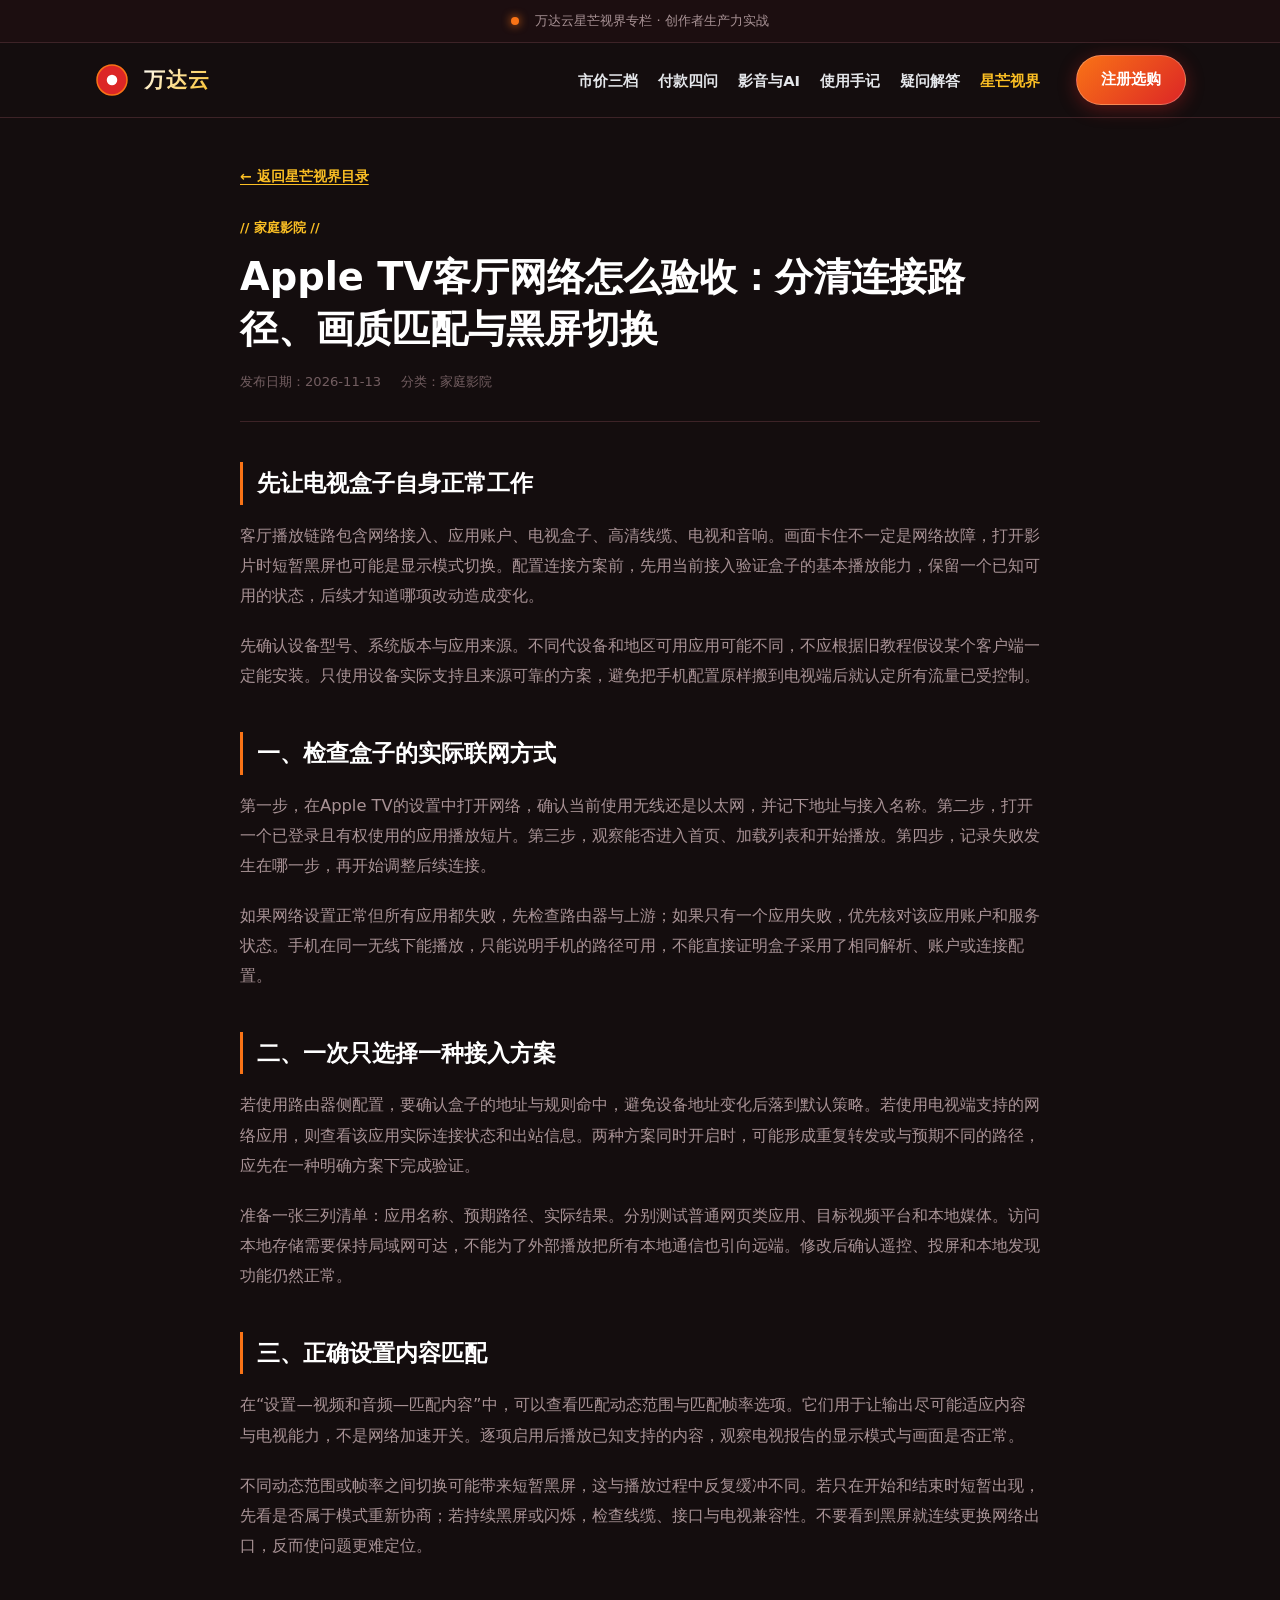
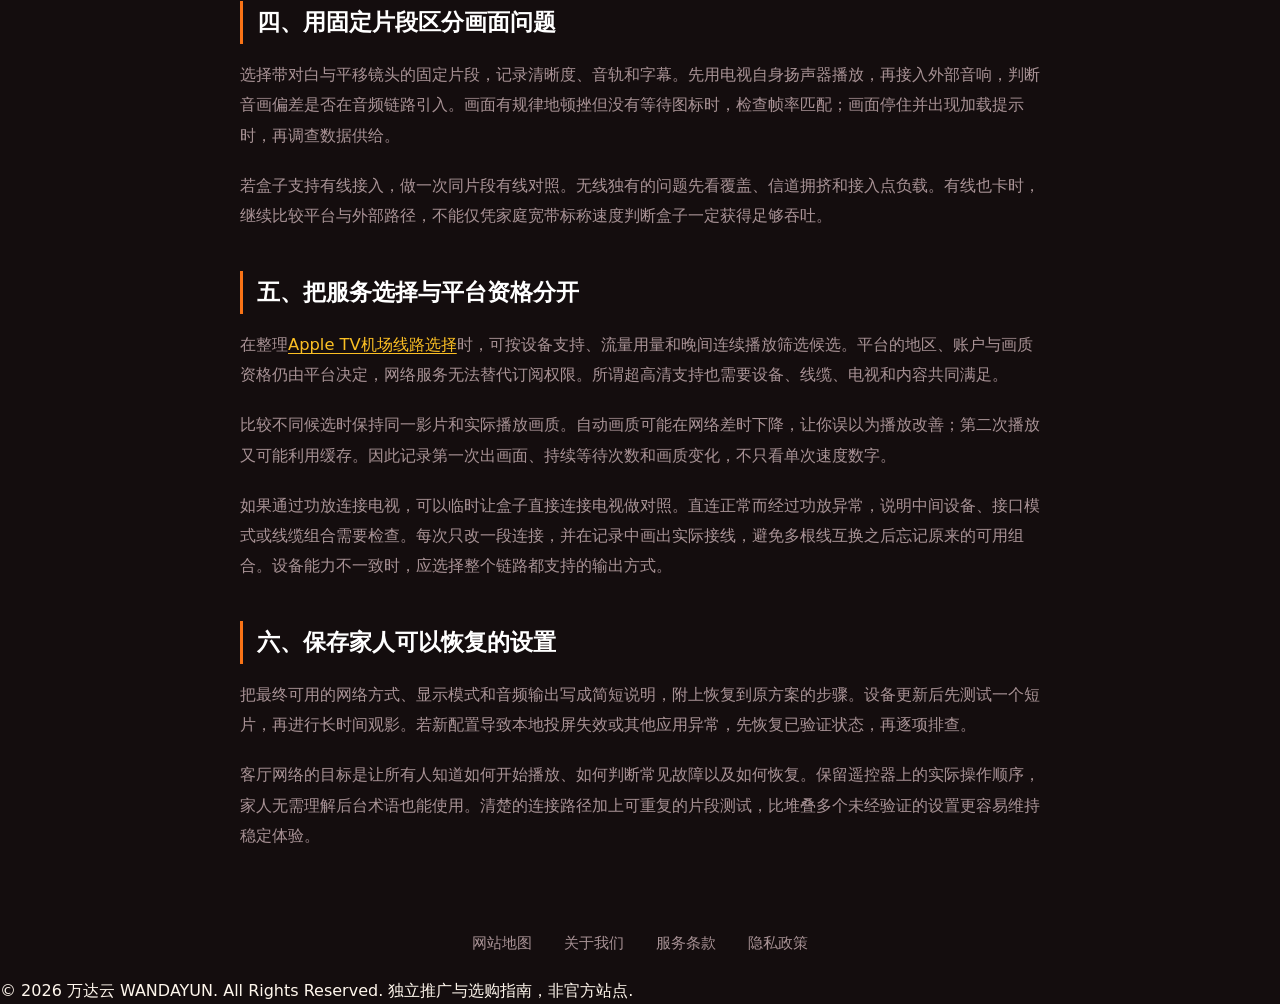
<file: apple-tv-home-theater-proxy-setup.html>
<!DOCTYPE html>

<html lang="zh-CN">
<head>
<meta charset="utf-8"/>
<meta content="width=device-width, initial-scale=1.0" name="viewport"/>
<title>Apple TV客厅网络怎么验收：分清连接路径、画质匹配与黑屏切换</title>
<meta content="Apple TV客厅网络怎么验收：分清连接路径、画质匹配与黑屏切换，提供实际设置、操作顺序和异常分支，让网络、播放器与任务状态得到分别验证。" name="description"/>
<link href="https://wandayun.skin/apple-tv-home-theater-proxy-setup.html" rel="canonical"/>
<link href="style.css" rel="stylesheet"/>
<style>
    .article-container { max-width: 840px; margin: 44px auto 80px; padding: 0 20px; }
    .article-top { border-bottom: 1px solid var(--solar-border); padding-bottom: 28px; margin-bottom: 36px; }
    .article-badge { display: inline-block; font-size: 0.8rem; font-weight: 700; color: var(--solar-amber); margin-bottom: 12px; }
    .article-top h1 { font-size: clamp(1.8rem, 3.5vw, 2.4rem); color: #ffffff; line-height: 1.35; margin-bottom: 16px; font-weight: 900; }
    .article-info-row { display: flex; gap: 20px; font-size: 0.82rem; color: var(--solar-muted); }
    .article-body { font-size: 1.02rem; line-height: 1.85; color: var(--solar-dim); }
    .article-body h2 { font-size: 1.45rem; color: #ffffff; margin: 40px 0 16px; border-left: 3px solid var(--solar-blaze); padding-left: 14px; font-weight: 800; }
    .article-body h3 { font-size: 1.2rem; color: var(--solar-light); margin: 28px 0 12px; font-weight: 700; }
    .article-body p { margin-bottom: 20px; }
    .article-body ul, .article-body ol { margin: 16px 0 24px 24px; }
    .article-body li { margin-bottom: 10px; }
    .solar-note-callout { background: var(--solar-surface); border: 1px solid var(--solar-border); border-left: 4px solid var(--solar-amber); padding: 20px 24px; margin: 28px 0; border-radius: 0 12px 12px 0; color: var(--solar-light); }
    .back-link { display: inline-flex; align-items: center; gap: 6px; color: var(--solar-amber); font-size: 0.88rem; font-weight: 700; margin-bottom: 24px; text-decoration: none; }
  </style>
</head>
<body>
<aside class="solar-ticker-strip">
<div class="solar-ticker-inner">
<span class="solar-flare-dot"></span>
<span>万达云星芒视界专栏 · 创作者生产力实战</span>
</div>
</aside>
<header class="solar-stellar-nav">
<div class="solar-nav-wrap">
<a class="solar-logo-link" href="index.html">
<svg fill="none" height="36" viewbox="0 0 48 48" width="36">
<circle cx="24" cy="24" fill="#dc2626" r="20" stroke="#f97316" stroke-width="2"></circle>
<circle cx="24" cy="24" fill="#ffffff" r="7"></circle>
</svg>
<span class="solar-brand-name">万达云</span>
</a>
<nav aria-label="全站导航" class="solar-nav-menu">
<a class="solar-nav-link" href="index.html#pricing">市价三档</a>
<a class="solar-nav-link" href="index.html#features">付款四问</a>
<a class="solar-nav-link" href="index.html#capabilities">影音与AI</a>
<a class="solar-nav-link" href="index.html#reviews">使用手记</a>
<a class="solar-nav-link" href="index.html#faq">疑问解答</a>
<a class="solar-nav-link solar-nav-special" href="stellar-view.html">星芒视界</a>
</nav>
<div class="solar-nav-btns">
<a class="solar-btn solar-btn-corona" href="https://ww012.twilightaff.com/#/?code=A56DH1Af" rel="nofollow sponsored noopener" target="_blank">注册选购</a>
</div>
</div>
</header>
<main class="article-container">
<a class="back-link" href="stellar-view.html">← 返回星芒视界目录</a>
<article>
<header class="article-top">
<span class="article-badge">// 家庭影院 //</span>
<h1>Apple TV客厅网络怎么验收：分清连接路径、画质匹配与黑屏切换</h1>
<div class="article-info-row">
<span>发布日期：2026-11-13</span>
<span>分类：家庭影院</span>
</div>
</header>
<div class="article-body"><div data-swc-article-body="2026-11-16"><h2>先让电视盒子自身正常工作</h2>
<p>客厅播放链路包含网络接入、应用账户、电视盒子、高清线缆、电视和音响。画面卡住不一定是网络故障，打开影片时短暂黑屏也可能是显示模式切换。配置连接方案前，先用当前接入验证盒子的基本播放能力，保留一个已知可用的状态，后续才知道哪项改动造成变化。</p>
<p>先确认设备型号、系统版本与应用来源。不同代设备和地区可用应用可能不同，不应根据旧教程假设某个客户端一定能安装。只使用设备实际支持且来源可靠的方案，避免把手机配置原样搬到电视端后就认定所有流量已受控制。</p>
<h2>一、检查盒子的实际联网方式</h2>
<p>第一步，在Apple TV的设置中打开网络，确认当前使用无线还是以太网，并记下地址与接入名称。第二步，打开一个已登录且有权使用的应用播放短片。第三步，观察能否进入首页、加载列表和开始播放。第四步，记录失败发生在哪一步，再开始调整后续连接。</p>
<p>如果网络设置正常但所有应用都失败，先检查路由器与上游；如果只有一个应用失败，优先核对该应用账户和服务状态。手机在同一无线下能播放，只能说明手机的路径可用，不能直接证明盒子采用了相同解析、账户或连接配置。</p>
<h2>二、一次只选择一种接入方案</h2>
<p>若使用路由器侧配置，要确认盒子的地址与规则命中，避免设备地址变化后落到默认策略。若使用电视端支持的网络应用，则查看该应用实际连接状态和出站信息。两种方案同时开启时，可能形成重复转发或与预期不同的路径，应先在一种明确方案下完成验证。</p>
<p>准备一张三列清单：应用名称、预期路径、实际结果。分别测试普通网页类应用、目标视频平台和本地媒体。访问本地存储需要保持局域网可达，不能为了外部播放把所有本地通信也引向远端。修改后确认遥控、投屏和本地发现功能仍然正常。</p>
<h2>三、正确设置内容匹配</h2>
<p>在“设置—视频和音频—匹配内容”中，可以查看匹配动态范围与匹配帧率选项。它们用于让输出尽可能适应内容与电视能力，不是网络加速开关。逐项启用后播放已知支持的内容，观察电视报告的显示模式与画面是否正常。</p>
<p>不同动态范围或帧率之间切换可能带来短暂黑屏，这与播放过程中反复缓冲不同。若只在开始和结束时短暂出现，先看是否属于模式重新协商；若持续黑屏或闪烁，检查线缆、接口与电视兼容性。不要看到黑屏就连续更换网络出口，反而使问题更难定位。</p>
<h2>四、用固定片段区分画面问题</h2>
<p>选择带对白与平移镜头的固定片段，记录清晰度、音轨和字幕。先用电视自身扬声器播放，再接入外部音响，判断音画偏差是否在音频链路引入。画面有规律地顿挫但没有等待图标时，检查帧率匹配；画面停住并出现加载提示时，再调查数据供给。</p>
<p>若盒子支持有线接入，做一次同片段有线对照。无线独有的问题先看覆盖、信道拥挤和接入点负载。有线也卡时，继续比较平台与外部路径，不能仅凭家庭宽带标称速度判断盒子一定获得足够吞吐。</p>
<h2>五、把服务选择与平台资格分开</h2>
<p>在整理<a href="https://dajichang.mom/">Apple TV机场线路选择</a>时，可按设备支持、流量用量和晚间连续播放筛选候选。平台的地区、账户与画质资格仍由平台决定，网络服务无法替代订阅权限。所谓超高清支持也需要设备、线缆、电视和内容共同满足。</p>
<p>比较不同候选时保持同一影片和实际播放画质。自动画质可能在网络差时下降，让你误以为播放改善；第二次播放又可能利用缓存。因此记录第一次出画面、持续等待次数和画质变化，不只看单次速度数字。</p>
<p>如果通过功放连接电视，可以临时让盒子直接连接电视做对照。直连正常而经过功放异常，说明中间设备、接口模式或线缆组合需要检查。每次只改一段连接，并在记录中画出实际接线，避免多根线互换之后忘记原来的可用组合。设备能力不一致时，应选择整个链路都支持的输出方式。</p>
<h2>六、保存家人可以恢复的设置</h2>
<p>把最终可用的网络方式、显示模式和音频输出写成简短说明，附上恢复到原方案的步骤。设备更新后先测试一个短片，再进行长时间观影。若新配置导致本地投屏失效或其他应用异常，先恢复已验证状态，再逐项排查。</p>
<p>客厅网络的目标是让所有人知道如何开始播放、如何判断常见故障以及如何恢复。保留遥控器上的实际操作顺序，家人无需理解后台术语也能使用。清楚的连接路径加上可重复的片段测试，比堆叠多个未经验证的设置更容易维持稳定体验。</p></div></div>
</article>
</main>
<footer class="solar-footer-block">
<div class="solar-footer-content">
<nav class="solar-footer-links">
<a class="solar-footer-link" href="sitemap.html">网站地图</a>
<a class="solar-footer-link" href="about.html">关于我们</a>
<a class="solar-footer-link" href="terms.html">服务条款</a>
<a class="solar-footer-link" href="privacy.html">隐私政策</a>
</nav>
<div class="solar-copyright">
        © 2026 万达云 WANDAYUN. All Rights Reserved. 独立推广与选购指南，非官方站点.
      </div>
</div>
</footer>
</body>
</html>
</file>
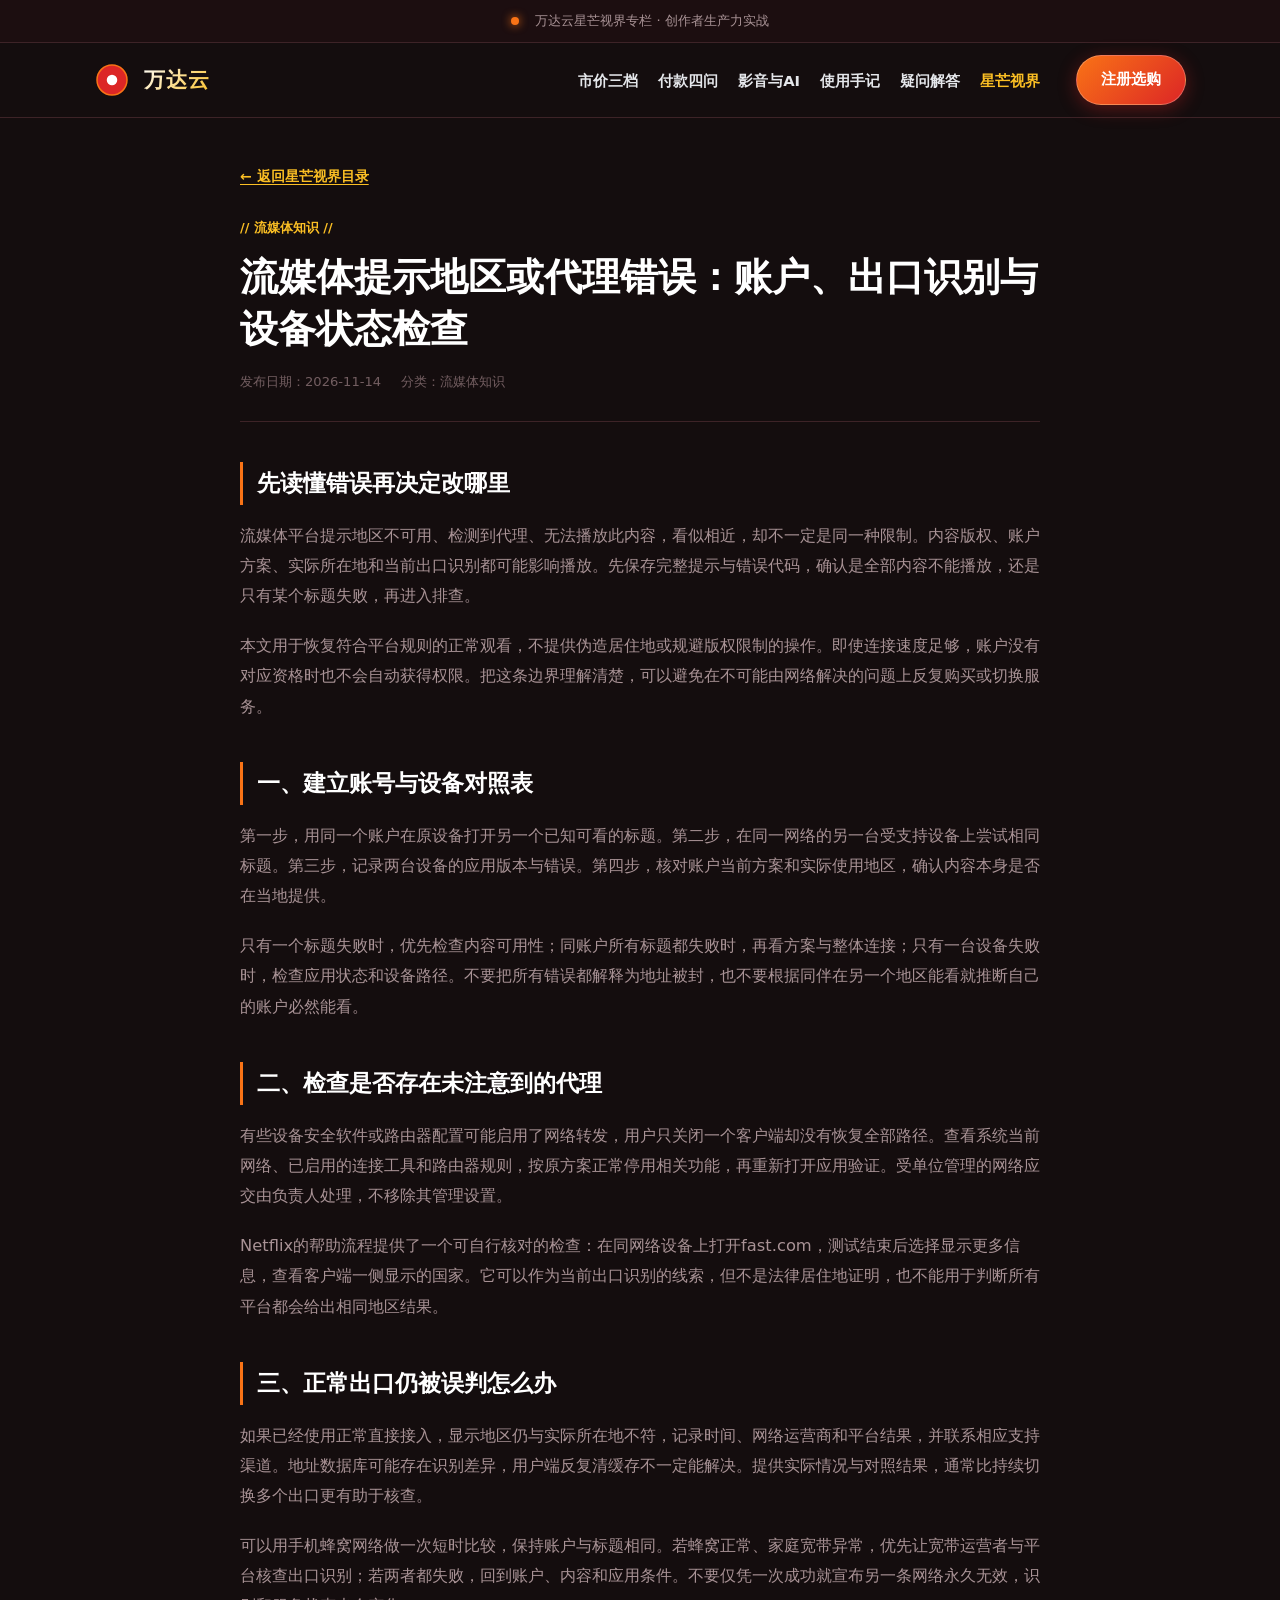
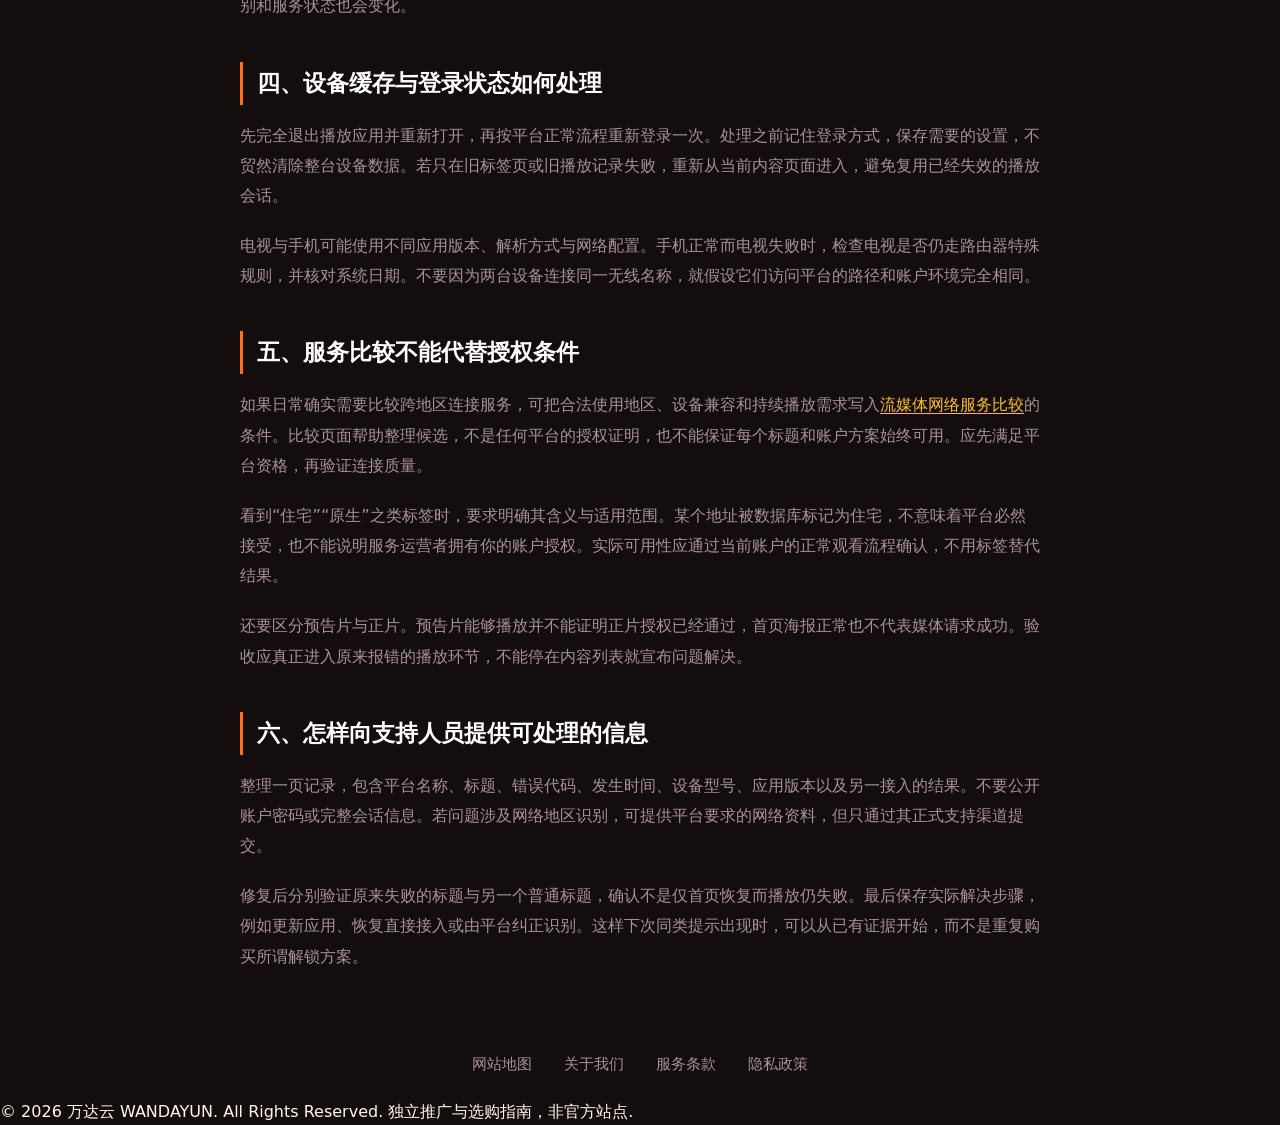
<file: netflix-disney-region-unlock-mechanisms.html>
<!DOCTYPE html>

<html lang="zh-CN">
<head>
<meta charset="utf-8"/>
<meta content="width=device-width, initial-scale=1.0" name="viewport"/>
<title>流媒体提示地区或代理错误：账户、出口识别与设备状态检查</title>
<meta content="流媒体提示地区或代理错误：账户、出口识别与设备状态检查，提供实际设置、操作顺序和异常分支，让网络、播放器与任务状态得到分别验证。" name="description"/>
<link href="https://wandayun.skin/netflix-disney-region-unlock-mechanisms.html" rel="canonical"/>
<link href="style.css" rel="stylesheet"/>
<style>
    .article-container { max-width: 840px; margin: 44px auto 80px; padding: 0 20px; }
    .article-top { border-bottom: 1px solid var(--solar-border); padding-bottom: 28px; margin-bottom: 36px; }
    .article-badge { display: inline-block; font-size: 0.8rem; font-weight: 700; color: var(--solar-amber); margin-bottom: 12px; }
    .article-top h1 { font-size: clamp(1.8rem, 3.5vw, 2.4rem); color: #ffffff; line-height: 1.35; margin-bottom: 16px; font-weight: 900; }
    .article-info-row { display: flex; gap: 20px; font-size: 0.82rem; color: var(--solar-muted); }
    .article-body { font-size: 1.02rem; line-height: 1.85; color: var(--solar-dim); }
    .article-body h2 { font-size: 1.45rem; color: #ffffff; margin: 40px 0 16px; border-left: 3px solid var(--solar-blaze); padding-left: 14px; font-weight: 800; }
    .article-body h3 { font-size: 1.2rem; color: var(--solar-light); margin: 28px 0 12px; font-weight: 700; }
    .article-body p { margin-bottom: 20px; }
    .article-body ul, .article-body ol { margin: 16px 0 24px 24px; }
    .article-body li { margin-bottom: 10px; }
    .solar-note-callout { background: var(--solar-surface); border: 1px solid var(--solar-border); border-left: 4px solid var(--solar-amber); padding: 20px 24px; margin: 28px 0; border-radius: 0 12px 12px 0; color: var(--solar-light); }
    .back-link { display: inline-flex; align-items: center; gap: 6px; color: var(--solar-amber); font-size: 0.88rem; font-weight: 700; margin-bottom: 24px; text-decoration: none; }
  </style>
</head>
<body>
<aside class="solar-ticker-strip">
<div class="solar-ticker-inner">
<span class="solar-flare-dot"></span>
<span>万达云星芒视界专栏 · 创作者生产力实战</span>
</div>
</aside>
<header class="solar-stellar-nav">
<div class="solar-nav-wrap">
<a class="solar-logo-link" href="index.html">
<svg fill="none" height="36" viewbox="0 0 48 48" width="36">
<circle cx="24" cy="24" fill="#dc2626" r="20" stroke="#f97316" stroke-width="2"></circle>
<circle cx="24" cy="24" fill="#ffffff" r="7"></circle>
</svg>
<span class="solar-brand-name">万达云</span>
</a>
<nav aria-label="全站导航" class="solar-nav-menu">
<a class="solar-nav-link" href="index.html#pricing">市价三档</a>
<a class="solar-nav-link" href="index.html#features">付款四问</a>
<a class="solar-nav-link" href="index.html#capabilities">影音与AI</a>
<a class="solar-nav-link" href="index.html#reviews">使用手记</a>
<a class="solar-nav-link" href="index.html#faq">疑问解答</a>
<a class="solar-nav-link solar-nav-special" href="stellar-view.html">星芒视界</a>
</nav>
<div class="solar-nav-btns">
<a class="solar-btn solar-btn-corona" href="https://ww012.twilightaff.com/#/?code=A56DH1Af" rel="nofollow sponsored noopener" target="_blank">注册选购</a>
</div>
</div>
</header>
<main class="article-container">
<a class="back-link" href="stellar-view.html">← 返回星芒视界目录</a>
<article>
<header class="article-top">
<span class="article-badge">// 流媒体知识 //</span>
<h1>流媒体提示地区或代理错误：账户、出口识别与设备状态检查</h1>
<div class="article-info-row">
<span>发布日期：2026-11-14</span>
<span>分类：流媒体知识</span>
</div>
</header>
<div class="article-body"><div data-swc-article-body="2026-11-16"><h2>先读懂错误再决定改哪里</h2>
<p>流媒体平台提示地区不可用、检测到代理、无法播放此内容，看似相近，却不一定是同一种限制。内容版权、账户方案、实际所在地和当前出口识别都可能影响播放。先保存完整提示与错误代码，确认是全部内容不能播放，还是只有某个标题失败，再进入排查。</p>
<p>本文用于恢复符合平台规则的正常观看，不提供伪造居住地或规避版权限制的操作。即使连接速度足够，账户没有对应资格时也不会自动获得权限。把这条边界理解清楚，可以避免在不可能由网络解决的问题上反复购买或切换服务。</p>
<h2>一、建立账号与设备对照表</h2>
<p>第一步，用同一个账户在原设备打开另一个已知可看的标题。第二步，在同一网络的另一台受支持设备上尝试相同标题。第三步，记录两台设备的应用版本与错误。第四步，核对账户当前方案和实际使用地区，确认内容本身是否在当地提供。</p>
<p>只有一个标题失败时，优先检查内容可用性；同账户所有标题都失败时，再看方案与整体连接；只有一台设备失败时，检查应用状态和设备路径。不要把所有错误都解释为地址被封，也不要根据同伴在另一个地区能看就推断自己的账户必然能看。</p>
<h2>二、检查是否存在未注意到的代理</h2>
<p>有些设备安全软件或路由器配置可能启用了网络转发，用户只关闭一个客户端却没有恢复全部路径。查看系统当前网络、已启用的连接工具和路由器规则，按原方案正常停用相关功能，再重新打开应用验证。受单位管理的网络应交由负责人处理，不移除其管理设置。</p>
<p>Netflix的帮助流程提供了一个可自行核对的检查：在同网络设备上打开fast.com，测试结束后选择显示更多信息，查看客户端一侧显示的国家。它可以作为当前出口识别的线索，但不是法律居住地证明，也不能用于判断所有平台都会给出相同地区结果。</p>
<h2>三、正常出口仍被误判怎么办</h2>
<p>如果已经使用正常直接接入，显示地区仍与实际所在地不符，记录时间、网络运营商和平台结果，并联系相应支持渠道。地址数据库可能存在识别差异，用户端反复清缓存不一定能解决。提供实际情况与对照结果，通常比持续切换多个出口更有助于核查。</p>
<p>可以用手机蜂窝网络做一次短时比较，保持账户与标题相同。若蜂窝正常、家庭宽带异常，优先让宽带运营者与平台核查出口识别；若两者都失败，回到账户、内容和应用条件。不要仅凭一次成功就宣布另一条网络永久无效，识别和服务状态也会变化。</p>
<h2>四、设备缓存与登录状态如何处理</h2>
<p>先完全退出播放应用并重新打开，再按平台正常流程重新登录一次。处理之前记住登录方式，保存需要的设置，不贸然清除整台设备数据。若只在旧标签页或旧播放记录失败，重新从当前内容页面进入，避免复用已经失效的播放会话。</p>
<p>电视与手机可能使用不同应用版本、解析方式与网络配置。手机正常而电视失败时，检查电视是否仍走路由器特殊规则，并核对系统日期。不要因为两台设备连接同一无线名称，就假设它们访问平台的路径和账户环境完全相同。</p>
<h2>五、服务比较不能代替授权条件</h2>
<p>如果日常确实需要比较跨地区连接服务，可把合法使用地区、设备兼容和持续播放需求写入<a href="https://dajichang.mom/">流媒体网络服务比较</a>的条件。比较页面帮助整理候选，不是任何平台的授权证明，也不能保证每个标题和账户方案始终可用。应先满足平台资格，再验证连接质量。</p>
<p>看到“住宅”“原生”之类标签时，要求明确其含义与适用范围。某个地址被数据库标记为住宅，不意味着平台必然接受，也不能说明服务运营者拥有你的账户授权。实际可用性应通过当前账户的正常观看流程确认，不用标签替代结果。</p>
<p>还要区分预告片与正片。预告片能够播放并不能证明正片授权已经通过，首页海报正常也不代表媒体请求成功。验收应真正进入原来报错的播放环节，不能停在内容列表就宣布问题解决。</p>
<h2>六、怎样向支持人员提供可处理的信息</h2>
<p>整理一页记录，包含平台名称、标题、错误代码、发生时间、设备型号、应用版本以及另一接入的结果。不要公开账户密码或完整会话信息。若问题涉及网络地区识别，可提供平台要求的网络资料，但只通过其正式支持渠道提交。</p>
<p>修复后分别验证原来失败的标题与另一个普通标题，确认不是仅首页恢复而播放仍失败。最后保存实际解决步骤，例如更新应用、恢复直接接入或由平台纠正识别。这样下次同类提示出现时，可以从已有证据开始，而不是重复购买所谓解锁方案。</p></div></div>
</article>
</main>
<footer class="solar-footer-block">
<div class="solar-footer-content">
<nav class="solar-footer-links">
<a class="solar-footer-link" href="sitemap.html">网站地图</a>
<a class="solar-footer-link" href="about.html">关于我们</a>
<a class="solar-footer-link" href="terms.html">服务条款</a>
<a class="solar-footer-link" href="privacy.html">隐私政策</a>
</nav>
<div class="solar-copyright">
        © 2026 万达云 WANDAYUN. All Rights Reserved. 独立推广与选购指南，非官方站点.
      </div>
</div>
</footer>
</body>
</html>
</file>
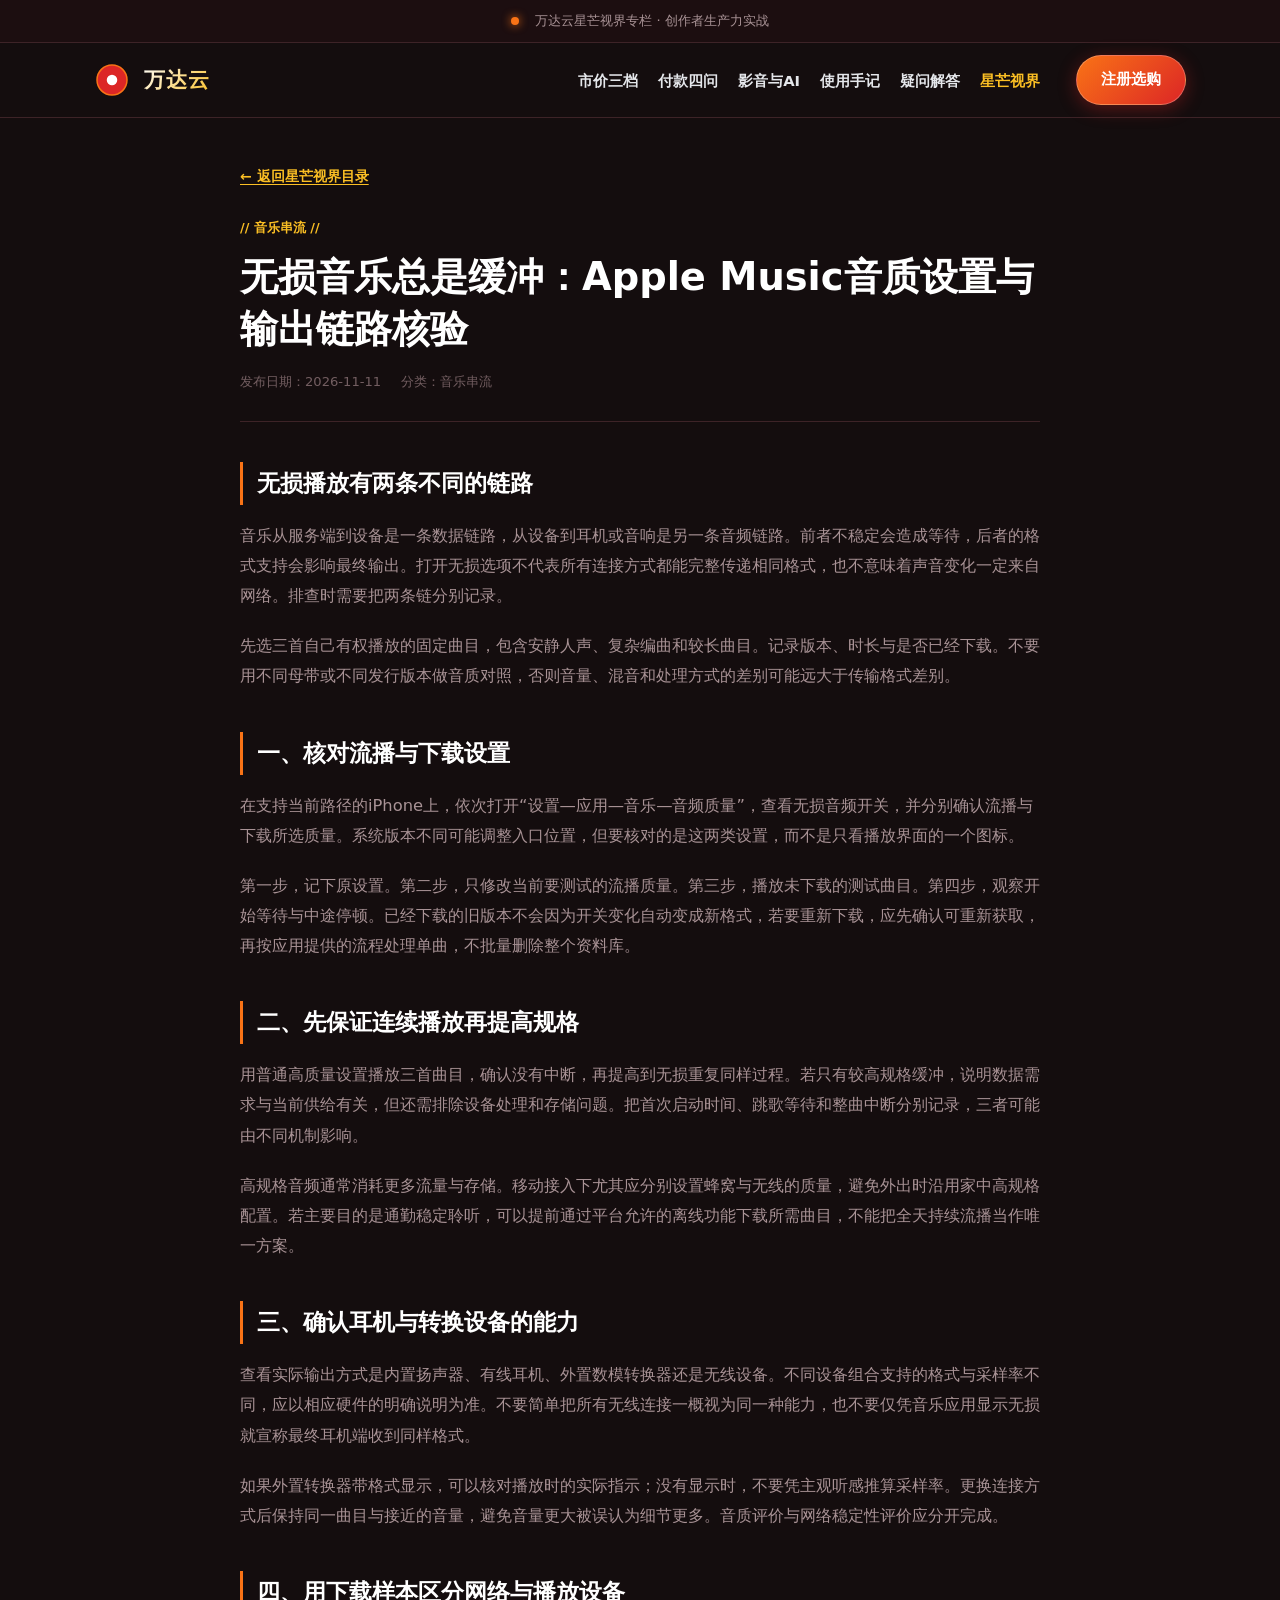
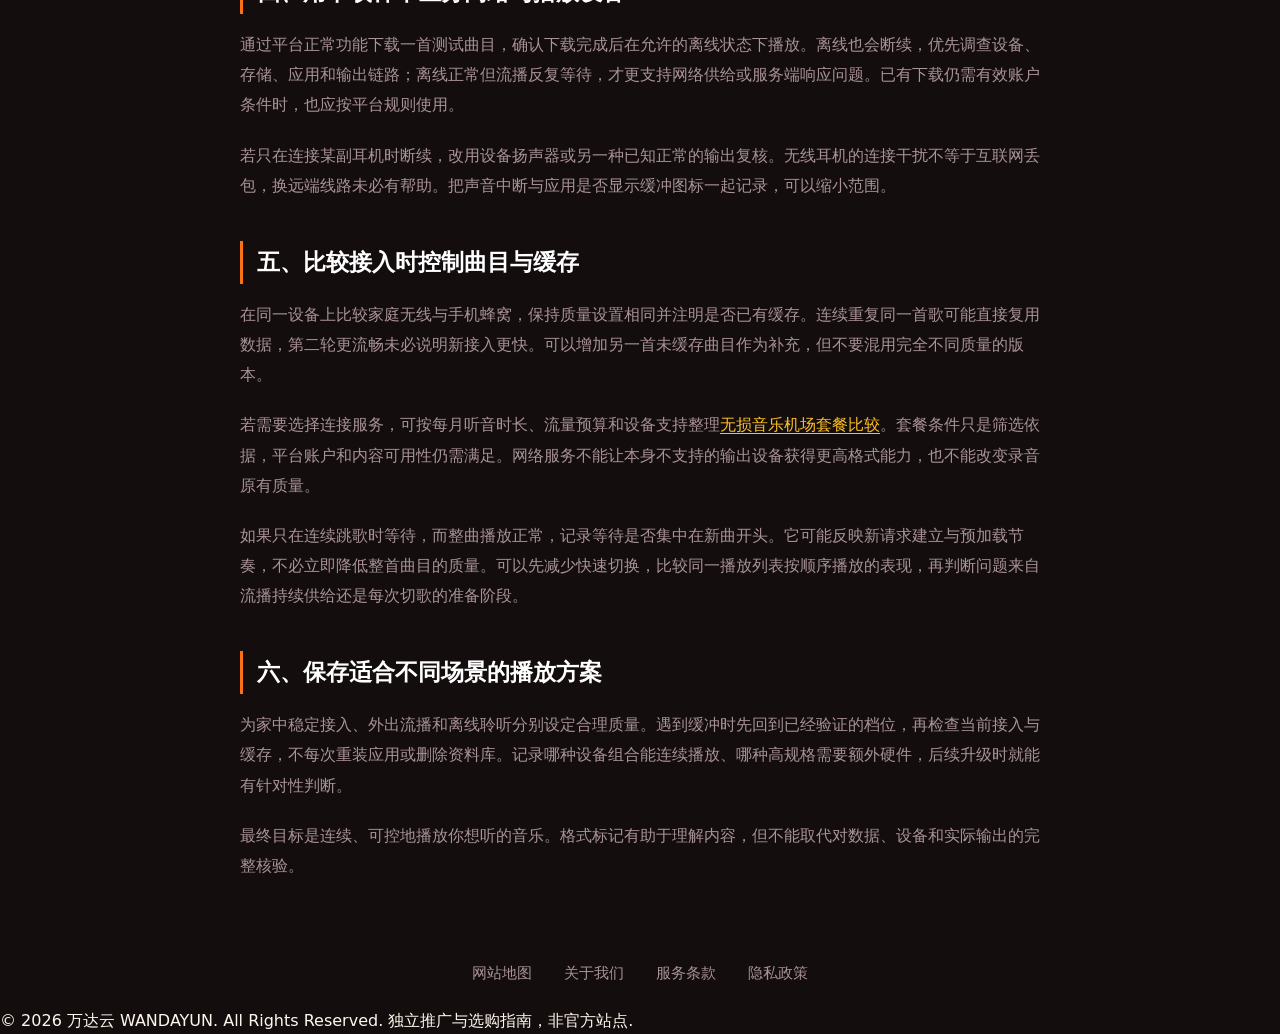
<file: overseas-music-lossless-streaming-guide.html>
<!DOCTYPE html>

<html lang="zh-CN">
<head>
<meta charset="utf-8"/>
<meta content="width=device-width, initial-scale=1.0" name="viewport"/>
<title>无损音乐总是缓冲：Apple Music音质设置与输出链路核验</title>
<meta content="无损音乐总是缓冲：Apple Music音质设置与输出链路核验，提供实际设置、操作顺序和异常分支，让网络、播放器与任务状态得到分别验证。" name="description"/>
<link href="https://wandayun.skin/overseas-music-lossless-streaming-guide.html" rel="canonical"/>
<link href="style.css" rel="stylesheet"/>
<style>
    .article-container { max-width: 840px; margin: 44px auto 80px; padding: 0 20px; }
    .article-top { border-bottom: 1px solid var(--solar-border); padding-bottom: 28px; margin-bottom: 36px; }
    .article-badge { display: inline-block; font-size: 0.8rem; font-weight: 700; color: var(--solar-amber); margin-bottom: 12px; }
    .article-top h1 { font-size: clamp(1.8rem, 3.5vw, 2.4rem); color: #ffffff; line-height: 1.35; margin-bottom: 16px; font-weight: 900; }
    .article-info-row { display: flex; gap: 20px; font-size: 0.82rem; color: var(--solar-muted); }
    .article-body { font-size: 1.02rem; line-height: 1.85; color: var(--solar-dim); }
    .article-body h2 { font-size: 1.45rem; color: #ffffff; margin: 40px 0 16px; border-left: 3px solid var(--solar-blaze); padding-left: 14px; font-weight: 800; }
    .article-body h3 { font-size: 1.2rem; color: var(--solar-light); margin: 28px 0 12px; font-weight: 700; }
    .article-body p { margin-bottom: 20px; }
    .article-body ul, .article-body ol { margin: 16px 0 24px 24px; }
    .article-body li { margin-bottom: 10px; }
    .solar-note-callout { background: var(--solar-surface); border: 1px solid var(--solar-border); border-left: 4px solid var(--solar-amber); padding: 20px 24px; margin: 28px 0; border-radius: 0 12px 12px 0; color: var(--solar-light); }
    .back-link { display: inline-flex; align-items: center; gap: 6px; color: var(--solar-amber); font-size: 0.88rem; font-weight: 700; margin-bottom: 24px; text-decoration: none; }
  </style>
</head>
<body>
<aside class="solar-ticker-strip">
<div class="solar-ticker-inner">
<span class="solar-flare-dot"></span>
<span>万达云星芒视界专栏 · 创作者生产力实战</span>
</div>
</aside>
<header class="solar-stellar-nav">
<div class="solar-nav-wrap">
<a class="solar-logo-link" href="index.html">
<svg fill="none" height="36" viewbox="0 0 48 48" width="36">
<circle cx="24" cy="24" fill="#dc2626" r="20" stroke="#f97316" stroke-width="2"></circle>
<circle cx="24" cy="24" fill="#ffffff" r="7"></circle>
</svg>
<span class="solar-brand-name">万达云</span>
</a>
<nav aria-label="全站导航" class="solar-nav-menu">
<a class="solar-nav-link" href="index.html#pricing">市价三档</a>
<a class="solar-nav-link" href="index.html#features">付款四问</a>
<a class="solar-nav-link" href="index.html#capabilities">影音与AI</a>
<a class="solar-nav-link" href="index.html#reviews">使用手记</a>
<a class="solar-nav-link" href="index.html#faq">疑问解答</a>
<a class="solar-nav-link solar-nav-special" href="stellar-view.html">星芒视界</a>
</nav>
<div class="solar-nav-btns">
<a class="solar-btn solar-btn-corona" href="https://ww012.twilightaff.com/#/?code=A56DH1Af" rel="nofollow sponsored noopener" target="_blank">注册选购</a>
</div>
</div>
</header>
<main class="article-container">
<a class="back-link" href="stellar-view.html">← 返回星芒视界目录</a>
<article>
<header class="article-top">
<span class="article-badge">// 音乐串流 //</span>
<h1>无损音乐总是缓冲：Apple Music音质设置与输出链路核验</h1>
<div class="article-info-row">
<span>发布日期：2026-11-11</span>
<span>分类：音乐串流</span>
</div>
</header>
<div class="article-body"><div data-swc-article-body="2026-11-16"><h2>无损播放有两条不同的链路</h2>
<p>音乐从服务端到设备是一条数据链路，从设备到耳机或音响是另一条音频链路。前者不稳定会造成等待，后者的格式支持会影响最终输出。打开无损选项不代表所有连接方式都能完整传递相同格式，也不意味着声音变化一定来自网络。排查时需要把两条链分别记录。</p>
<p>先选三首自己有权播放的固定曲目，包含安静人声、复杂编曲和较长曲目。记录版本、时长与是否已经下载。不要用不同母带或不同发行版本做音质对照，否则音量、混音和处理方式的差别可能远大于传输格式差别。</p>
<h2>一、核对流播与下载设置</h2>
<p>在支持当前路径的iPhone上，依次打开“设置—应用—音乐—音频质量”，查看无损音频开关，并分别确认流播与下载所选质量。系统版本不同可能调整入口位置，但要核对的是这两类设置，而不是只看播放界面的一个图标。</p>
<p>第一步，记下原设置。第二步，只修改当前要测试的流播质量。第三步，播放未下载的测试曲目。第四步，观察开始等待与中途停顿。已经下载的旧版本不会因为开关变化自动变成新格式，若要重新下载，应先确认可重新获取，再按应用提供的流程处理单曲，不批量删除整个资料库。</p>
<h2>二、先保证连续播放再提高规格</h2>
<p>用普通高质量设置播放三首曲目，确认没有中断，再提高到无损重复同样过程。若只有较高规格缓冲，说明数据需求与当前供给有关，但还需排除设备处理和存储问题。把首次启动时间、跳歌等待和整曲中断分别记录，三者可能由不同机制影响。</p>
<p>高规格音频通常消耗更多流量与存储。移动接入下尤其应分别设置蜂窝与无线的质量，避免外出时沿用家中高规格配置。若主要目的是通勤稳定聆听，可以提前通过平台允许的离线功能下载所需曲目，不能把全天持续流播当作唯一方案。</p>
<h2>三、确认耳机与转换设备的能力</h2>
<p>查看实际输出方式是内置扬声器、有线耳机、外置数模转换器还是无线设备。不同设备组合支持的格式与采样率不同，应以相应硬件的明确说明为准。不要简单把所有无线连接一概视为同一种能力，也不要仅凭音乐应用显示无损就宣称最终耳机端收到同样格式。</p>
<p>如果外置转换器带格式显示，可以核对播放时的实际指示；没有显示时，不要凭主观听感推算采样率。更换连接方式后保持同一曲目与接近的音量，避免音量更大被误认为细节更多。音质评价与网络稳定性评价应分开完成。</p>
<h2>四、用下载样本区分网络与播放设备</h2>
<p>通过平台正常功能下载一首测试曲目，确认下载完成后在允许的离线状态下播放。离线也会断续，优先调查设备、存储、应用和输出链路；离线正常但流播反复等待，才更支持网络供给或服务端响应问题。已有下载仍需有效账户条件时，也应按平台规则使用。</p>
<p>若只在连接某副耳机时断续，改用设备扬声器或另一种已知正常的输出复核。无线耳机的连接干扰不等于互联网丢包，换远端线路未必有帮助。把声音中断与应用是否显示缓冲图标一起记录，可以缩小范围。</p>
<h2>五、比较接入时控制曲目与缓存</h2>
<p>在同一设备上比较家庭无线与手机蜂窝，保持质量设置相同并注明是否已有缓存。连续重复同一首歌可能直接复用数据，第二轮更流畅未必说明新接入更快。可以增加另一首未缓存曲目作为补充，但不要混用完全不同质量的版本。</p>
<p>若需要选择连接服务，可按每月听音时长、流量预算和设备支持整理<a href="https://dajichang.mom/">无损音乐机场套餐比较</a>。套餐条件只是筛选依据，平台账户和内容可用性仍需满足。网络服务不能让本身不支持的输出设备获得更高格式能力，也不能改变录音原有质量。</p>
<p>如果只在连续跳歌时等待，而整曲播放正常，记录等待是否集中在新曲开头。它可能反映新请求建立与预加载节奏，不必立即降低整首曲目的质量。可以先减少快速切换，比较同一播放列表按顺序播放的表现，再判断问题来自流播持续供给还是每次切歌的准备阶段。</p>
<h2>六、保存适合不同场景的播放方案</h2>
<p>为家中稳定接入、外出流播和离线聆听分别设定合理质量。遇到缓冲时先回到已经验证的档位，再检查当前接入与缓存，不每次重装应用或删除资料库。记录哪种设备组合能连续播放、哪种高规格需要额外硬件，后续升级时就能有针对性判断。</p>
<p>最终目标是连续、可控地播放你想听的音乐。格式标记有助于理解内容，但不能取代对数据、设备和实际输出的完整核验。</p></div></div>
</article>
</main>
<footer class="solar-footer-block">
<div class="solar-footer-content">
<nav class="solar-footer-links">
<a class="solar-footer-link" href="sitemap.html">网站地图</a>
<a class="solar-footer-link" href="about.html">关于我们</a>
<a class="solar-footer-link" href="terms.html">服务条款</a>
<a class="solar-footer-link" href="privacy.html">隐私政策</a>
</nav>
<div class="solar-copyright">
        © 2026 万达云 WANDAYUN. All Rights Reserved. 独立推广与选购指南，非官方站点.
      </div>
</div>
</footer>
</body>
</html>
</file>
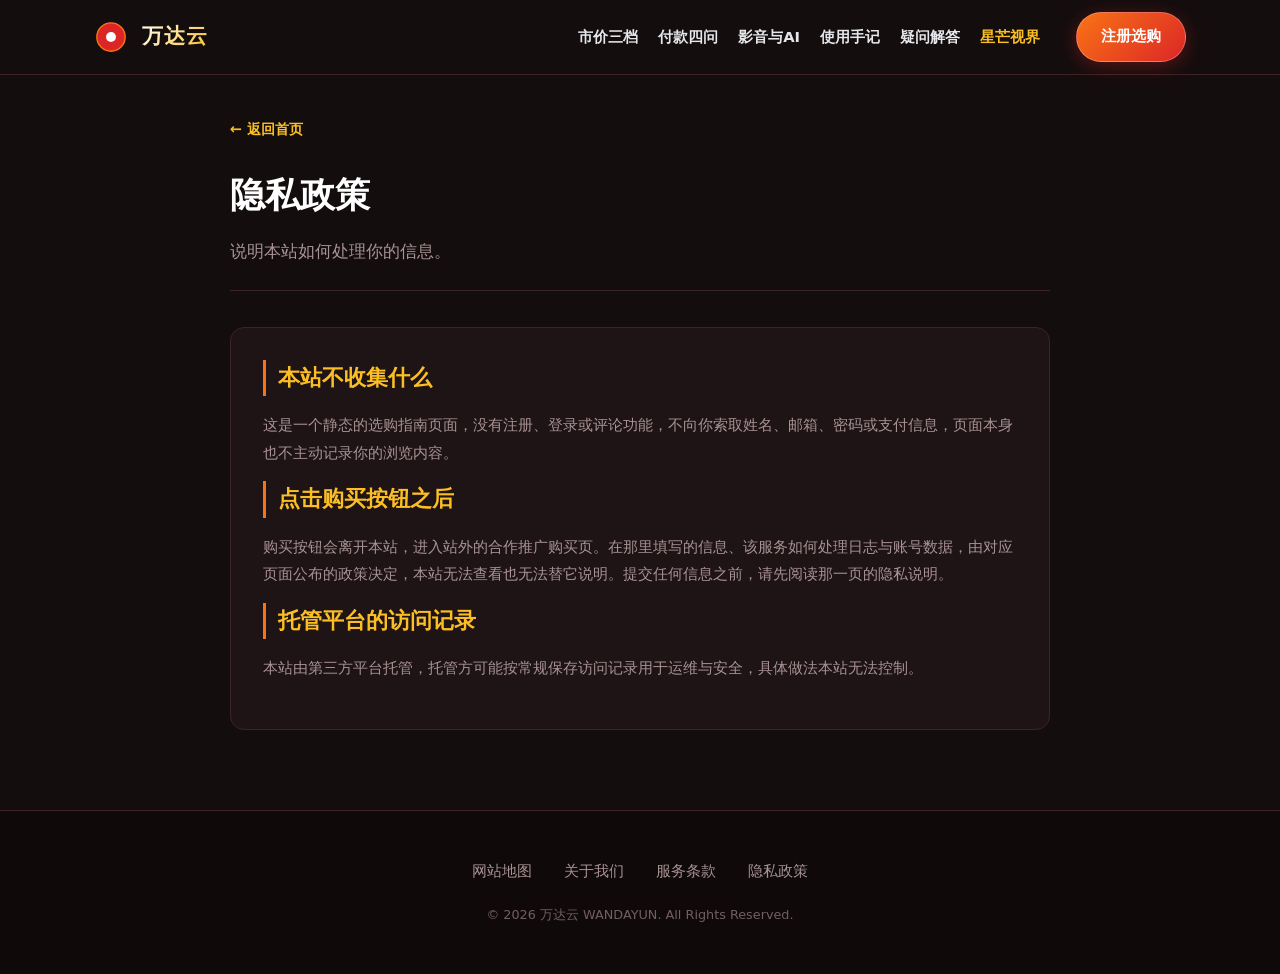
<file: privacy.html>
<!DOCTYPE html>
<html lang="zh-CN">
<head>
  <meta charset="UTF-8">
  <meta name="viewport" content="width=device-width, initial-scale=1.0">
  <title>隐私政策 - 万达云</title>
<meta content="万达云机场选购指南的隐私政策，说明本站收集哪些信息及其用途。" name="description"/>
  <link rel="stylesheet" href="style.css">
  <style>
    .subpage-container { max-width: 860px; margin: 40px auto 80px; padding: 0 20px; }
    .subpage-header { border-bottom: 1px solid var(--solar-border); padding-bottom: 24px; margin-bottom: 36px; }
    .subpage-header h1 { font-size: 2.2rem; color: #ffffff; margin-bottom: 12px; }
    .subpage-header p { color: var(--solar-dim); font-size: 1.05rem; }
    .content-section { margin-bottom: 36px; background: var(--solar-surface); border: 1px solid var(--solar-border); border-radius: 14px; padding: 32px; }
    .content-section h2 { font-size: 1.35rem; color: var(--solar-amber); margin-bottom: 16px; border-left: 3px solid var(--solar-blaze); padding-left: 12px; }
    .content-section p { color: var(--solar-dim); line-height: 1.8; margin-bottom: 14px; font-size: 0.95rem; }
    .content-section ul { list-style: square; padding-left: 20px; color: var(--solar-dim); line-height: 1.8; font-size: 0.95rem; }
    .solar-alert-box { background: rgba(220, 38, 38, 0.1); border: 1px solid var(--solar-crimson); border-radius: 10px; padding: 18px; margin: 18px 0; color: #ffffff; font-weight: 500; }
    .back-home { display: inline-flex; align-items: center; gap: 6px; color: var(--solar-amber); text-decoration: none; margin-bottom: 24px; font-weight: 600; font-size: 0.9rem; }
  </style>
  <link rel="canonical" href="https://wandayun.skin/privacy.html">
</head>
<body>

  <header class="solar-stellar-nav">
    <div class="solar-nav-wrap">
      <a href="index.html" class="solar-logo-link">
        <svg width="34" height="34" viewBox="0 0 48 48" fill="none">
          <circle cx="24" cy="24" r="20" fill="#dc2626" stroke="#f97316" stroke-width="2"/>
          <circle cx="24" cy="24" r="7" fill="#ffffff"/>
        </svg>
        <span class="solar-brand-name">万达云</span>
      </a>
      <nav aria-label="全站导航" class="solar-nav-menu">
<a class="solar-nav-link" href="index.html#pricing">市价三档</a>
<a class="solar-nav-link" href="index.html#features">付款四问</a>
<a class="solar-nav-link" href="index.html#capabilities">影音与AI</a>
<a class="solar-nav-link" href="index.html#reviews">使用手记</a>
<a class="solar-nav-link" href="index.html#faq">疑问解答</a>
<a class="solar-nav-link solar-nav-special" href="stellar-view.html">星芒视界</a>
</nav>
      <div class="solar-nav-btns">
<a class="solar-btn solar-btn-corona" href="https://ww012.twilightaff.com/#/?code=A56DH1Af" rel="nofollow sponsored noopener" target="_blank">注册选购</a>
</div>
    </div>
  </header>

  <main class="subpage-container">
    <a href="index.html" class="back-home">&larr; 返回首页</a>
    <div class="subpage-header">
      <h1>隐私政策</h1>
      <p>说明本站如何处理你的信息。</p>
    </div>
    <section class="content-section">
      <h2>本站不收集什么</h2>
      <p>这是一个静态的选购指南页面，没有注册、登录或评论功能，不向你索取姓名、邮箱、密码或支付信息，页面本身也不主动记录你的浏览内容。</p>
      <h2>点击购买按钮之后</h2>
      <p>购买按钮会离开本站，进入站外的合作推广购买页。在那里填写的信息、该服务如何处理日志与账号数据，由对应页面公布的政策决定，本站无法查看也无法替它说明。提交任何信息之前，请先阅读那一页的隐私说明。</p>
      <h2>托管平台的访问记录</h2>
      <p>本站由第三方平台托管，托管方可能按常规保存访问记录用于运维与安全，具体做法本站无法控制。</p>
    </section>
  </main>

  <footer class="solar-island-footer">
    <div class="solar-section-container">
      <nav class="solar-footer-links">
        <a href="sitemap.html">网站地图</a>
        <a href="about.html">关于我们</a>
        <a href="terms.html">服务条款</a>
        <a href="privacy.html">隐私政策</a>
      </nav>
      <div class="solar-copy-line">&copy; 2026 万达云 WANDAYUN. All Rights Reserved.</div>
    </div>
  </footer>

</body>
</html>
</file>
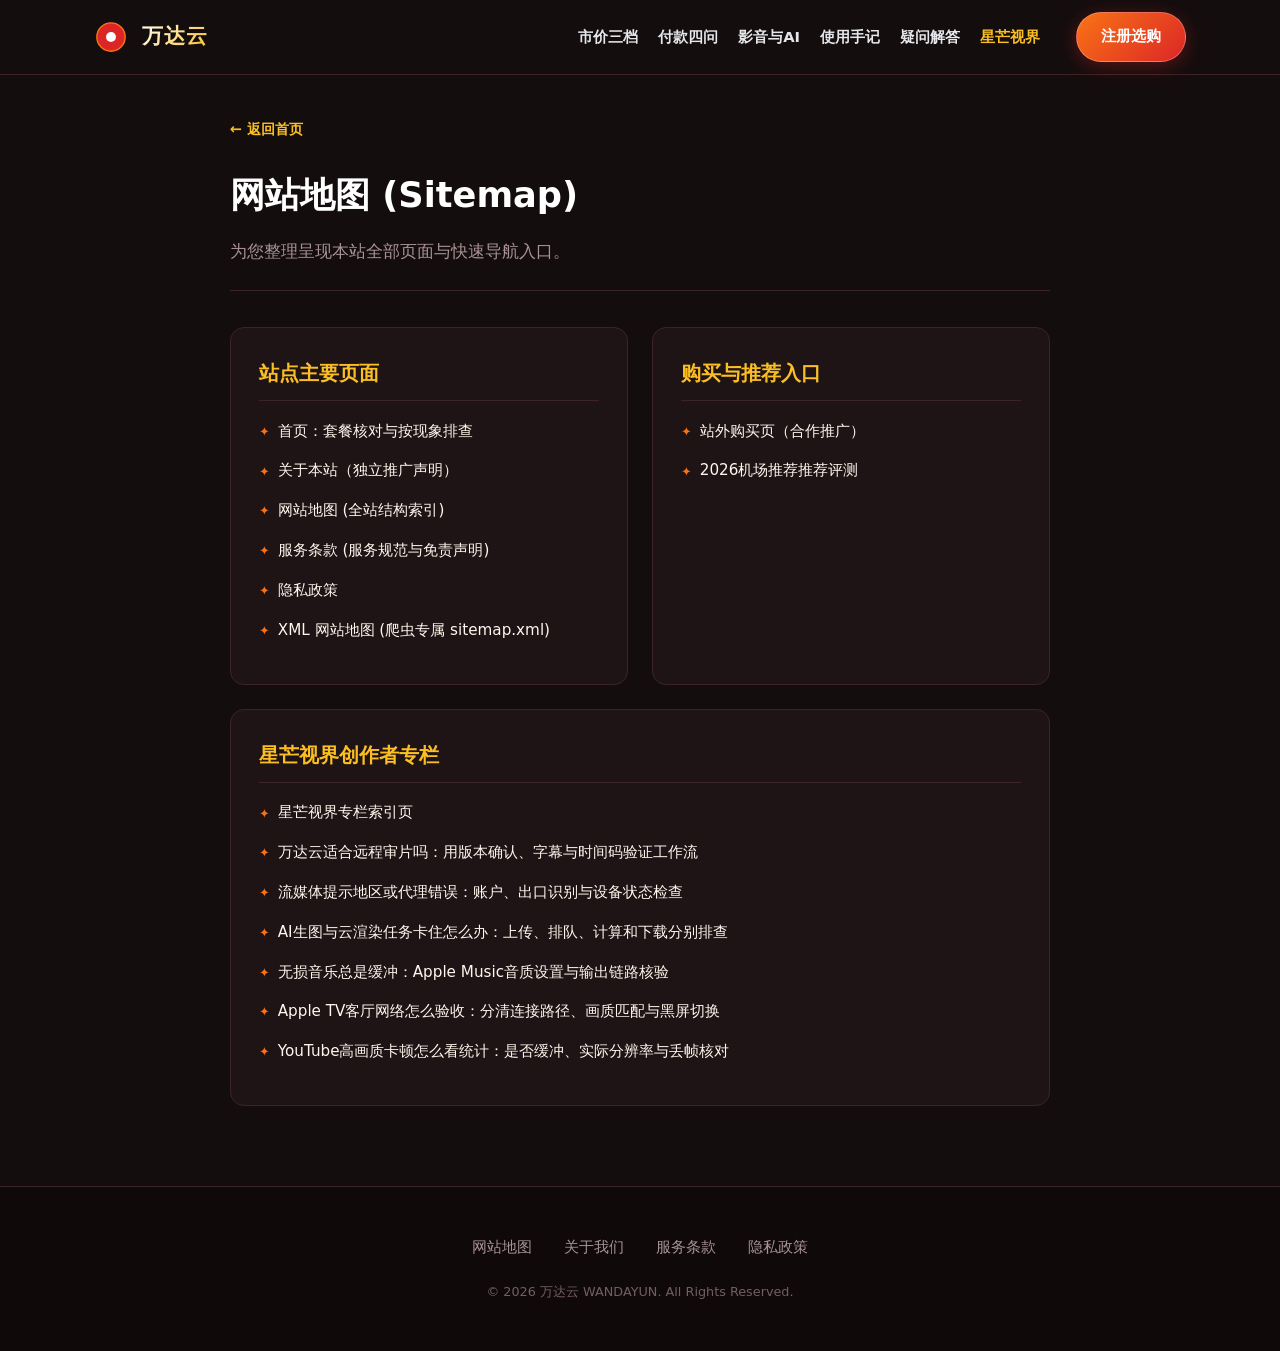
<file: sitemap.html>
<!DOCTYPE html>

<html lang="zh-CN">
<head>
<meta charset="utf-8"/>
<meta content="width=device-width, initial-scale=1.0" name="viewport"/>
<title>网站地图 - 万达云</title>
<meta content="万达云机场选购指南全站页面索引。" name="description"/>
<link href="style.css" rel="stylesheet"/>
<style>
    .subpage-container { max-width: 860px; margin: 40px auto 80px; padding: 0 20px; }
    .subpage-header { border-bottom: 1px solid var(--solar-border); padding-bottom: 24px; margin-bottom: 36px; }
    .subpage-header h1 { font-size: 2.2rem; color: #ffffff; margin-bottom: 12px; }
    .subpage-header p { color: var(--solar-dim); font-size: 1.05rem; }
    .sitemap-deck { display: grid; grid-template-columns: repeat(2, 1fr); gap: 24px; }
    .sitemap-pod { background: var(--solar-surface); border: 1px solid var(--solar-border); border-radius: 14px; padding: 28px; }
    .sitemap-pod h2 { font-size: 1.25rem; color: var(--solar-amber); margin-bottom: 16px; border-bottom: 1px solid var(--solar-border); padding-bottom: 10px; }
    .sitemap-list { list-style: none; }
    .sitemap-list li { margin-bottom: 12px; }
    .sitemap-list a { color: var(--solar-light); text-decoration: none; font-size: 0.95rem; display: inline-flex; align-items: center; gap: 8px; transition: color 0.15s; }
    .sitemap-list a:hover { color: var(--solar-amber); }
    .sitemap-list a::before { content: "✦"; color: var(--solar-blaze); font-size: 0.8rem; }
    .back-home { display: inline-flex; align-items: center; gap: 6px; color: var(--solar-amber); text-decoration: none; margin-bottom: 24px; font-weight: 600; font-size: 0.9rem; }
    @media (max-width: 640px) { .sitemap-deck { grid-template-columns: 1fr; } }
  </style>
  <link rel="canonical" href="https://wandayun.skin/sitemap.html">
</head>
<body>
<header class="solar-stellar-nav">
<div class="solar-nav-wrap">
<a class="solar-logo-link" href="index.html">
<svg fill="none" height="34" viewbox="0 0 48 48" width="34">
<circle cx="24" cy="24" fill="#dc2626" r="20" stroke="#f97316" stroke-width="2"></circle>
<circle cx="24" cy="24" fill="#ffffff" r="7"></circle>
</svg>
<span class="solar-brand-name">万达云</span>
</a>
<nav aria-label="全站导航" class="solar-nav-menu">
<a class="solar-nav-link" href="index.html#pricing">市价三档</a>
<a class="solar-nav-link" href="index.html#features">付款四问</a>
<a class="solar-nav-link" href="index.html#capabilities">影音与AI</a>
<a class="solar-nav-link" href="index.html#reviews">使用手记</a>
<a class="solar-nav-link" href="index.html#faq">疑问解答</a>
<a class="solar-nav-link solar-nav-special" href="stellar-view.html">星芒视界</a>
</nav>
<div class="solar-nav-btns">
<a class="solar-btn solar-btn-corona" href="https://ww012.twilightaff.com/#/?code=A56DH1Af" rel="nofollow sponsored noopener" target="_blank">注册选购</a>
</div>
</div>
</header>
<main class="subpage-container">
<a class="back-home" href="index.html">← 返回首页</a>
<div class="subpage-header">
<h1>网站地图 (Sitemap)</h1>
<p>为您整理呈现本站全部页面与快速导航入口。</p>
</div>
<div class="sitemap-deck">
<section class="sitemap-pod">
<h2>站点主要页面</h2>
<ul class="sitemap-list">
<li><a href="index.html">首页：套餐核对与按现象排查</a></li>
<li><a href="about.html">关于本站（独立推广声明）</a></li>
<li><a href="sitemap.html">网站地图 (全站结构索引)</a></li>
<li><a href="terms.html">服务条款 (服务规范与免责声明)</a></li>
<li><a href="privacy.html">隐私政策</a></li>
<li><a href="sitemap.xml">XML 网站地图 (爬虫专属 sitemap.xml)</a></li>
</ul>
</section>
<section class="sitemap-pod">
<h2>购买与推荐入口</h2>
<ul class="sitemap-list">
<li><a href="https://ww012.twilightaff.com/#/?code=A56DH1Af" rel="nofollow sponsored noopener" target="_blank">站外购买页（合作推广）</a></li>
<li><a href="https://dajichang.mom/" target="_blank">2026机场推荐推荐评测</a></li>
</ul>
</section>
<section class="sitemap-pod" style="grid-column: 1 / -1;">
<h2>星芒视界创作者专栏</h2>
<ul class="sitemap-list">
<li><a href="stellar-view.html">星芒视界专栏索引页</a></li>
<li><a href="wandayun-solar-acceleration-deep-review.html">万达云适合远程审片吗：用版本确认、字幕与时间码验证工作流</a></li>
<li><a href="netflix-disney-region-unlock-mechanisms.html">流媒体提示地区或代理错误：账户、出口识别与设备状态检查</a></li>
<li><a href="aigc-creator-cloud-rendering-pipeline.html">AI生图与云渲染任务卡住怎么办：上传、排队、计算和下载分别排查</a></li>
<li><a href="overseas-music-lossless-streaming-guide.html">无损音乐总是缓冲：Apple Music音质设置与输出链路核验</a></li>
<li><a href="apple-tv-home-theater-proxy-setup.html">Apple TV客厅网络怎么验收：分清连接路径、画质匹配与黑屏切换</a></li>
<li><a href="youtube-premium-family-speed-troubleshooting.html">YouTube高画质卡顿怎么看统计：是否缓冲、实际分辨率与丢帧核对</a></li>
</ul>
</section>
</div>
</main>
<footer class="solar-island-footer">
<div class="solar-section-container">
<nav class="solar-footer-links">
<a href="sitemap.html">网站地图</a>
<a href="about.html">关于我们</a>
<a href="terms.html">服务条款</a>
<a href="privacy.html">隐私政策</a>
</nav>
<div class="solar-copy-line">© 2026 万达云 WANDAYUN. All Rights Reserved.</div>
</div>
</footer>
</body>
</html>
</file>
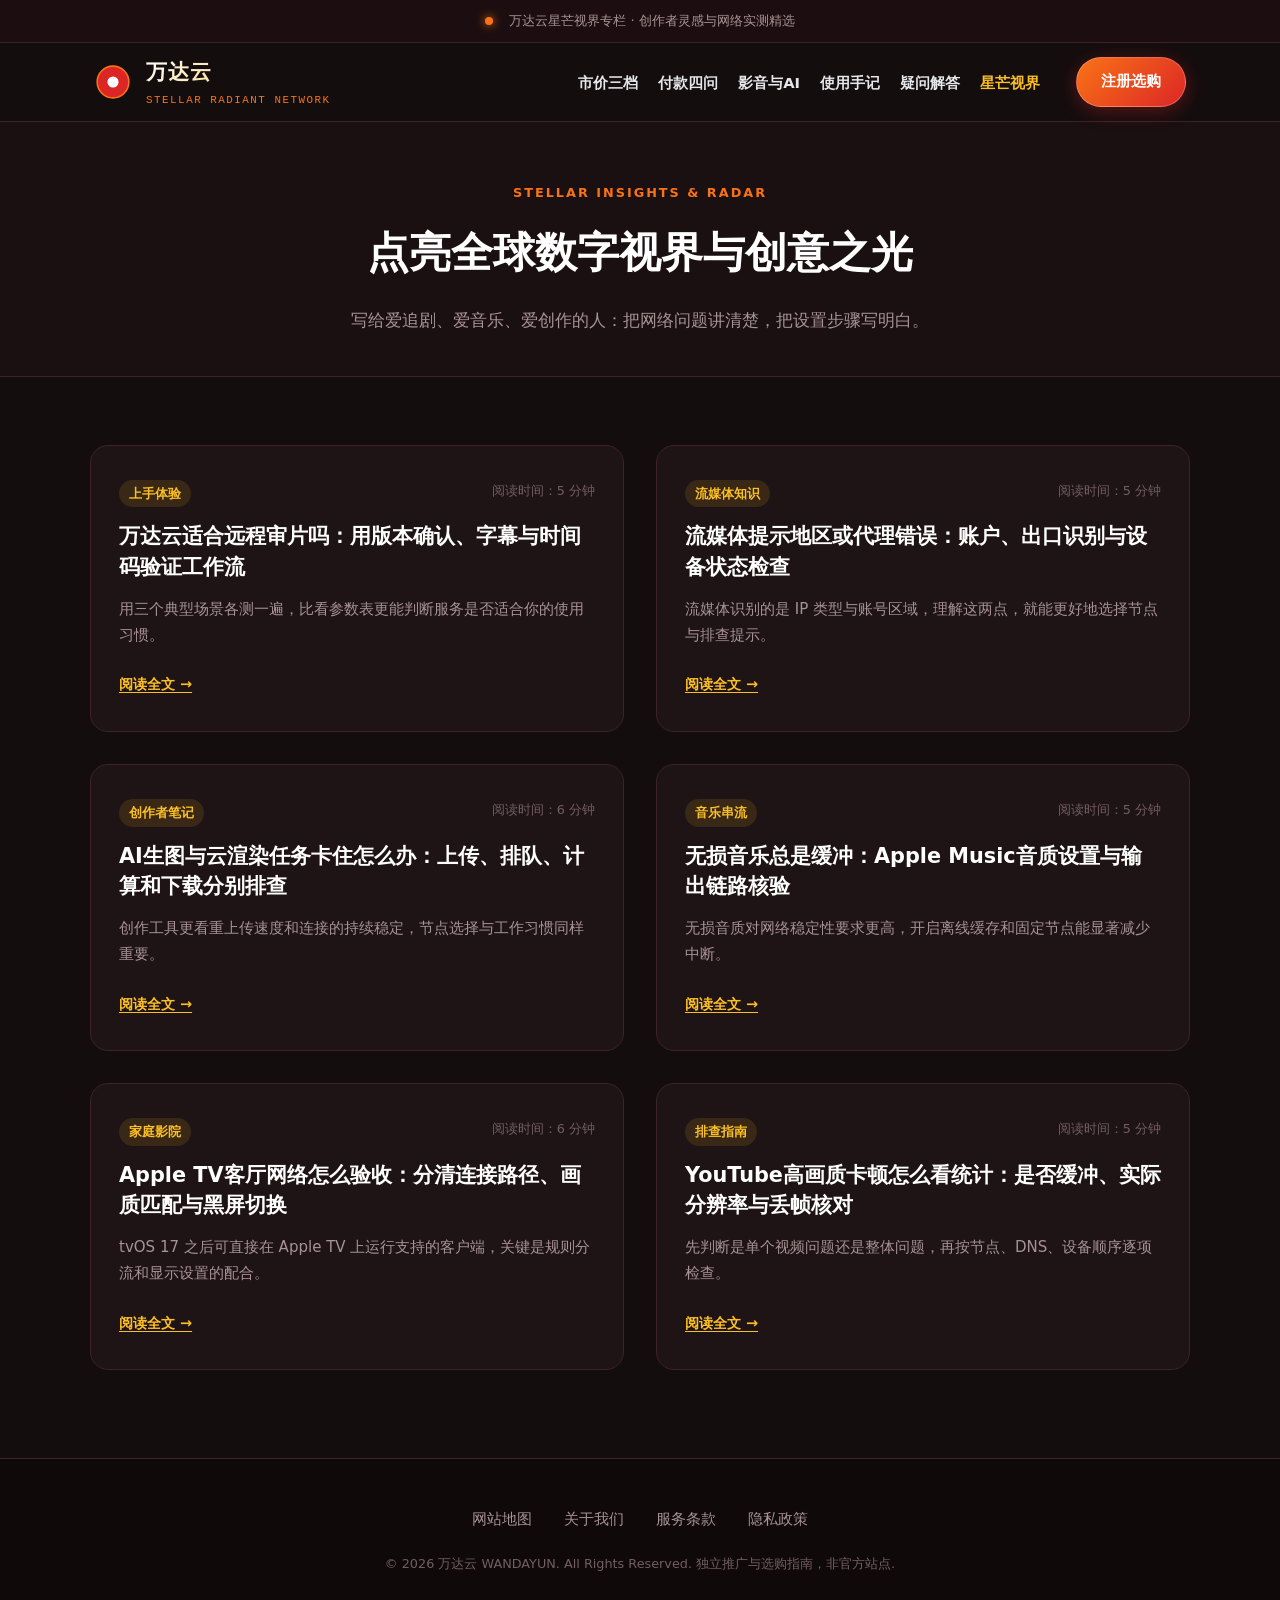
<file: stellar-view.html>
<!DOCTYPE html>

<html lang="zh-CN">
<head>
<meta charset="utf-8"/>
<meta content="width=device-width, initial-scale=1.0" name="viewport"/>
<title>星芒视界：流媒体、影音与创作者网络指南 - 万达云</title>
<meta content="万达云星芒视界专栏：流媒体测试方法、IP 类型与区域识别、Apple TV 设置、YouTube 排查、无损音乐与创作者网络清单。" name="description"/>
<link href="https://wandayun.skin/stellar-view.html" rel="canonical"/>
<link href="style.css" rel="stylesheet"/>
<style>
    .stellar-hero { padding: 56px 20px 40px; border-bottom: 1px solid var(--solar-border); background: #1a0f11; text-align: center; }
    .stellar-hero-inner { max-width: 960px; margin: 0 auto; }
    .stellar-tag { display: inline-block; font-size: 0.8rem; font-weight: 700; color: var(--solar-blaze); letter-spacing: 2px; text-transform: uppercase; margin-bottom: 14px; }
    .stellar-hero h1 { font-size: clamp(2rem, 4.5vw, 2.6rem); color: #ffffff; margin-bottom: 16px; font-weight: 900; }
    .stellar-hero p { color: var(--solar-dim); font-size: 1.08rem; max-width: 680px; margin: 0 auto; line-height: 1.8; }
    .stellar-feed { padding: 68px 20px 88px; max-width: 1140px; margin: 0 auto; }
    .stellar-feed-grid { display: grid; grid-template-columns: repeat(2, 1fr); gap: 32px; }
    .stellar-card { background: var(--solar-surface); border: 1px solid var(--solar-border); border-radius: 18px; padding: 34px 28px; display: flex; flex-direction: column; transition: transform 0.2s, border-color 0.2s; }
    .stellar-card:hover { transform: translateY(-4px); border-color: var(--solar-blaze); }
    .stellar-meta-line { display: flex; justify-content: space-between; font-size: 0.8rem; color: var(--solar-muted); margin-bottom: 14px; }
    .stellar-badge { color: var(--solar-amber); background: rgba(251, 191, 36, 0.12); padding: 3px 10px; border-radius: 50px; font-weight: 600; }
    .stellar-card-title { font-size: 1.3rem; font-weight: 800; line-height: 1.45; margin-bottom: 14px; }
    .stellar-card-title a { color: #ffffff; text-decoration: none; transition: color 0.15s; }
    .stellar-card-title a:hover { color: var(--solar-amber); }
    .stellar-card-excerpt { font-size: 0.94rem; color: var(--solar-dim); line-height: 1.75; margin-bottom: 24px; flex-grow: 1; }
    .stellar-view-btn { font-size: 0.9rem; font-weight: 700; color: var(--solar-amber); text-decoration: none; display: inline-flex; align-items: center; gap: 6px; }
    .stellar-view-btn:hover { text-decoration: underline; }
    @media (max-width: 768px) { .stellar-feed-grid { grid-template-columns: 1fr; } }
  </style>
</head>
<body>
<!-- 顶部公告条 -->
<aside class="solar-ticker-strip">
<div class="solar-ticker-inner">
<span class="solar-flare-dot"></span>
<span>万达云星芒视界专栏 · 创作者灵感与网络实测精选</span>
</div>
</aside>
<!-- 导航条 -->
<header class="solar-stellar-nav">
<div class="solar-nav-wrap">
<a aria-label="万达云首页" class="solar-logo-link" href="index.html">
<svg fill="none" height="38" viewbox="0 0 48 48" width="38">
<circle cx="24" cy="24" fill="#dc2626" r="20" stroke="#f97316" stroke-width="2"></circle>
<circle cx="24" cy="24" fill="#ffffff" r="7"></circle>
</svg>
<div class="solar-brand-core">
<span class="solar-brand-name">万达云</span>
<span class="solar-brand-tag">STELLAR RADIANT NETWORK</span>
</div>
</a>
<nav aria-label="全站导航" class="solar-nav-menu">
<a class="solar-nav-link" href="index.html#pricing">市价三档</a>
<a class="solar-nav-link" href="index.html#features">付款四问</a>
<a class="solar-nav-link" href="index.html#capabilities">影音与AI</a>
<a class="solar-nav-link" href="index.html#reviews">使用手记</a>
<a class="solar-nav-link" href="index.html#faq">疑问解答</a>
<a class="solar-nav-link solar-nav-special" href="stellar-view.html">星芒视界</a>
</nav>
<div class="solar-nav-btns">
<a class="solar-btn solar-btn-corona" href="https://ww012.twilightaff.com/#/?code=A56DH1Af" rel="nofollow sponsored noopener" target="_blank">注册选购</a>
</div>
</div>
</header>
<!-- 头部介绍 -->
<section class="stellar-hero">
<div class="stellar-hero-inner">
<span class="stellar-tag">STELLAR INSIGHTS &amp; RADAR</span>
<h1>点亮全球数字视界与创意之光</h1>
<p>写给爱追剧、爱音乐、爱创作的人：把网络问题讲清楚，把设置步骤写明白。</p>
</div>
</section>
<!-- 6 篇文章网格 -->
<main class="stellar-feed">
<div class="stellar-feed-grid">
<!-- 1 -->
<article class="stellar-card">
<div class="stellar-meta-line">
<span class="stellar-badge">上手体验</span>
<span>阅读时间：5 分钟</span>
</div>
<h2 class="stellar-card-title">
<a href="wandayun-solar-acceleration-deep-review.html">万达云适合远程审片吗：用版本确认、字幕与时间码验证工作流</a>
</h2>
<p class="stellar-card-excerpt">
          用三个典型场景各测一遍，比看参数表更能判断服务是否适合你的使用习惯。
        </p>
<a class="stellar-view-btn" href="wandayun-solar-acceleration-deep-review.html">阅读全文 →</a>
</article>
<!-- 2 -->
<article class="stellar-card">
<div class="stellar-meta-line">
<span class="stellar-badge">流媒体知识</span>
<span>阅读时间：5 分钟</span>
</div>
<h2 class="stellar-card-title">
<a href="netflix-disney-region-unlock-mechanisms.html">流媒体提示地区或代理错误：账户、出口识别与设备状态检查</a>
</h2>
<p class="stellar-card-excerpt">
          流媒体识别的是 IP 类型与账号区域，理解这两点，就能更好地选择节点与排查提示。
        </p>
<a class="stellar-view-btn" href="netflix-disney-region-unlock-mechanisms.html">阅读全文 →</a>
</article>
<!-- 3 -->
<article class="stellar-card">
<div class="stellar-meta-line">
<span class="stellar-badge">创作者笔记</span>
<span>阅读时间：6 分钟</span>
</div>
<h2 class="stellar-card-title">
<a href="aigc-creator-cloud-rendering-pipeline.html">AI生图与云渲染任务卡住怎么办：上传、排队、计算和下载分别排查</a>
</h2>
<p class="stellar-card-excerpt">
          创作工具更看重上传速度和连接的持续稳定，节点选择与工作习惯同样重要。
        </p>
<a class="stellar-view-btn" href="aigc-creator-cloud-rendering-pipeline.html">阅读全文 →</a>
</article>
<!-- 4 -->
<article class="stellar-card">
<div class="stellar-meta-line">
<span class="stellar-badge">音乐串流</span>
<span>阅读时间：5 分钟</span>
</div>
<h2 class="stellar-card-title">
<a href="overseas-music-lossless-streaming-guide.html">无损音乐总是缓冲：Apple Music音质设置与输出链路核验</a>
</h2>
<p class="stellar-card-excerpt">
          无损音质对网络稳定性要求更高，开启离线缓存和固定节点能显著减少中断。
        </p>
<a class="stellar-view-btn" href="overseas-music-lossless-streaming-guide.html">阅读全文 →</a>
</article>
<!-- 5 -->
<article class="stellar-card">
<div class="stellar-meta-line">
<span class="stellar-badge">家庭影院</span>
<span>阅读时间：6 分钟</span>
</div>
<h2 class="stellar-card-title">
<a href="apple-tv-home-theater-proxy-setup.html">Apple TV客厅网络怎么验收：分清连接路径、画质匹配与黑屏切换</a>
</h2>
<p class="stellar-card-excerpt">
          tvOS 17 之后可直接在 Apple TV 上运行支持的客户端，关键是规则分流和显示设置的配合。
        </p>
<a class="stellar-view-btn" href="apple-tv-home-theater-proxy-setup.html">阅读全文 →</a>
</article>
<!-- 6 -->
<article class="stellar-card">
<div class="stellar-meta-line">
<span class="stellar-badge">排查指南</span>
<span>阅读时间：5 分钟</span>
</div>
<h2 class="stellar-card-title">
<a href="youtube-premium-family-speed-troubleshooting.html">YouTube高画质卡顿怎么看统计：是否缓冲、实际分辨率与丢帧核对</a>
</h2>
<p class="stellar-card-excerpt">
          先判断是单个视频问题还是整体问题，再按节点、DNS、设备顺序逐项检查。
        </p>
<a class="stellar-view-btn" href="youtube-premium-family-speed-troubleshooting.html">阅读全文 →</a>
</article>
</div>
</main>
<!-- 规范页脚 (严格只展示四个页面标题，单页独立呈现) -->
<footer class="solar-island-footer">
<div class="solar-section-container">
<nav aria-label="法律声明与站点导航" class="solar-footer-links">
<a href="sitemap.html">网站地图</a>
<a href="about.html">关于我们</a>
<a href="terms.html">服务条款</a>
<a href="privacy.html">隐私政策</a>
</nav>
<div class="solar-copy-line">
        © 2026 万达云 WANDAYUN. All Rights Reserved. 独立推广与选购指南，非官方站点.
      </div>
</div>
</footer>
</body>
</html>
</file>
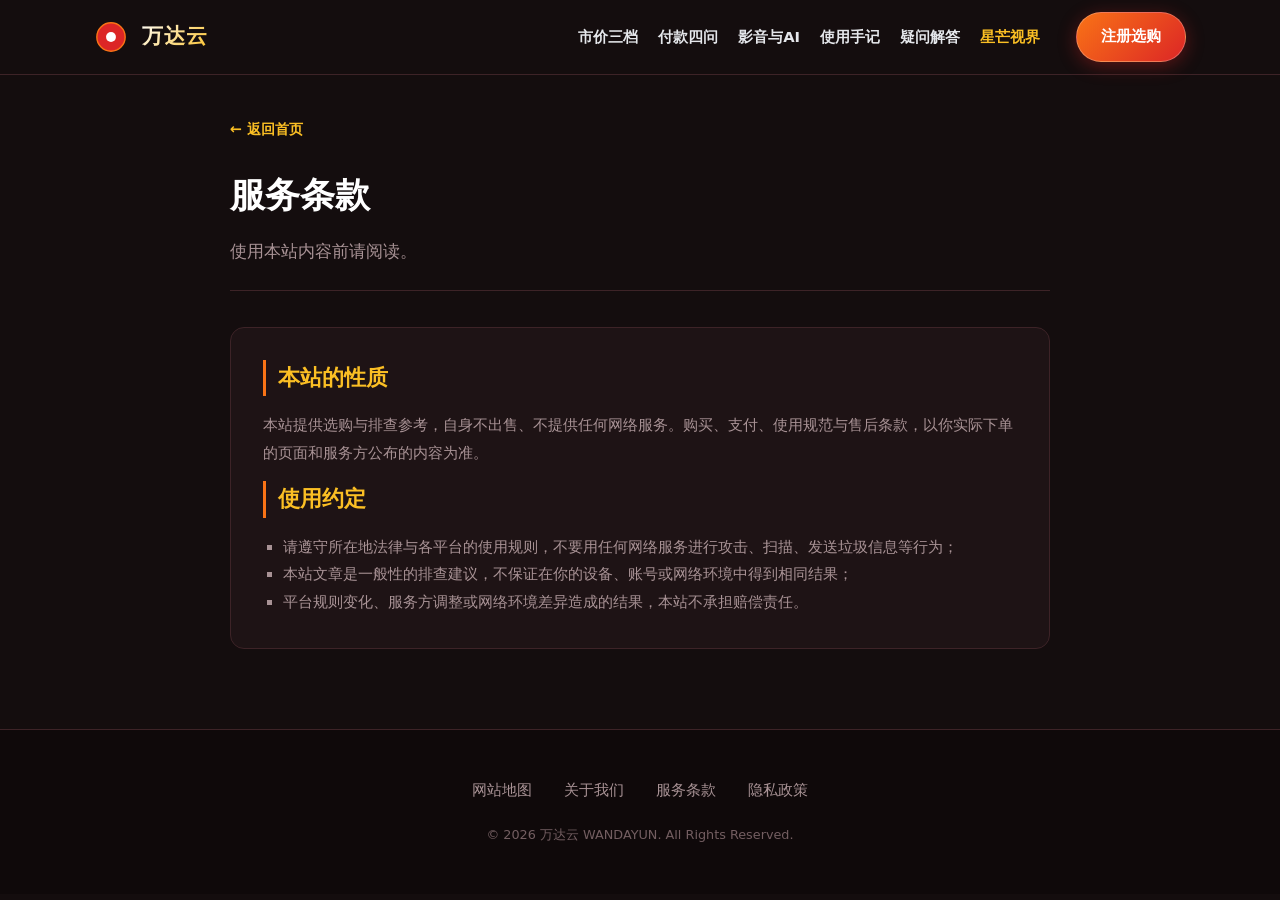
<file: terms.html>
<!DOCTYPE html>
<html lang="zh-CN">
<head>
  <meta charset="UTF-8">
  <meta name="viewport" content="width=device-width, initial-scale=1.0">
  <title>服务条款 - 万达云</title>
<meta content="万达云机场选购指南的服务条款与免责声明。" name="description"/>
  <link rel="stylesheet" href="style.css">
  <style>
    .subpage-container { max-width: 860px; margin: 40px auto 80px; padding: 0 20px; }
    .subpage-header { border-bottom: 1px solid var(--solar-border); padding-bottom: 24px; margin-bottom: 36px; }
    .subpage-header h1 { font-size: 2.2rem; color: #ffffff; margin-bottom: 12px; }
    .subpage-header p { color: var(--solar-dim); font-size: 1.05rem; }
    .content-section { margin-bottom: 36px; background: var(--solar-surface); border: 1px solid var(--solar-border); border-radius: 14px; padding: 32px; }
    .content-section h2 { font-size: 1.35rem; color: var(--solar-amber); margin-bottom: 16px; border-left: 3px solid var(--solar-blaze); padding-left: 12px; }
    .content-section p { color: var(--solar-dim); line-height: 1.8; margin-bottom: 14px; font-size: 0.95rem; }
    .content-section ul { list-style: square; padding-left: 20px; color: var(--solar-dim); line-height: 1.8; font-size: 0.95rem; }
    .back-home { display: inline-flex; align-items: center; gap: 6px; color: var(--solar-amber); text-decoration: none; margin-bottom: 24px; font-weight: 600; font-size: 0.9rem; }
  </style>
  <link rel="canonical" href="https://wandayun.skin/terms.html">
</head>
<body>

  <header class="solar-stellar-nav">
    <div class="solar-nav-wrap">
      <a href="index.html" class="solar-logo-link">
        <svg width="34" height="34" viewBox="0 0 48 48" fill="none">
          <circle cx="24" cy="24" r="20" fill="#dc2626" stroke="#f97316" stroke-width="2"/>
          <circle cx="24" cy="24" r="7" fill="#ffffff"/>
        </svg>
        <span class="solar-brand-name">万达云</span>
      </a>
      <nav aria-label="全站导航" class="solar-nav-menu">
<a class="solar-nav-link" href="index.html#pricing">市价三档</a>
<a class="solar-nav-link" href="index.html#features">付款四问</a>
<a class="solar-nav-link" href="index.html#capabilities">影音与AI</a>
<a class="solar-nav-link" href="index.html#reviews">使用手记</a>
<a class="solar-nav-link" href="index.html#faq">疑问解答</a>
<a class="solar-nav-link solar-nav-special" href="stellar-view.html">星芒视界</a>
</nav>
      <div class="solar-nav-btns">
<a class="solar-btn solar-btn-corona" href="https://ww012.twilightaff.com/#/?code=A56DH1Af" rel="nofollow sponsored noopener" target="_blank">注册选购</a>
</div>
    </div>
  </header>

  <main class="subpage-container">
    <a href="index.html" class="back-home">&larr; 返回首页</a>
    <div class="subpage-header">
      <h1>服务条款</h1>
      <p>使用本站内容前请阅读。</p>
    </div>
    <section class="content-section">
      <h2>本站的性质</h2>
      <p>本站提供选购与排查参考，自身不出售、不提供任何网络服务。购买、支付、使用规范与售后条款，以你实际下单的页面和服务方公布的内容为准。</p>
      <h2>使用约定</h2>
      <ul>
        <li>请遵守所在地法律与各平台的使用规则，不要用任何网络服务进行攻击、扫描、发送垃圾信息等行为；</li>
        <li>本站文章是一般性的排查建议，不保证在你的设备、账号或网络环境中得到相同结果；</li>
        <li>平台规则变化、服务方调整或网络环境差异造成的结果，本站不承担赔偿责任。</li>
      </ul>
    </section>
  </main>

  <footer class="solar-island-footer">
    <div class="solar-section-container">
      <nav class="solar-footer-links">
        <a href="sitemap.html">网站地图</a>
        <a href="about.html">关于我们</a>
        <a href="terms.html">服务条款</a>
        <a href="privacy.html">隐私政策</a>
      </nav>
      <div class="solar-copy-line">&copy; 2026 万达云 WANDAYUN. All Rights Reserved.</div>
    </div>
  </footer>

</body>
</html>
</file>
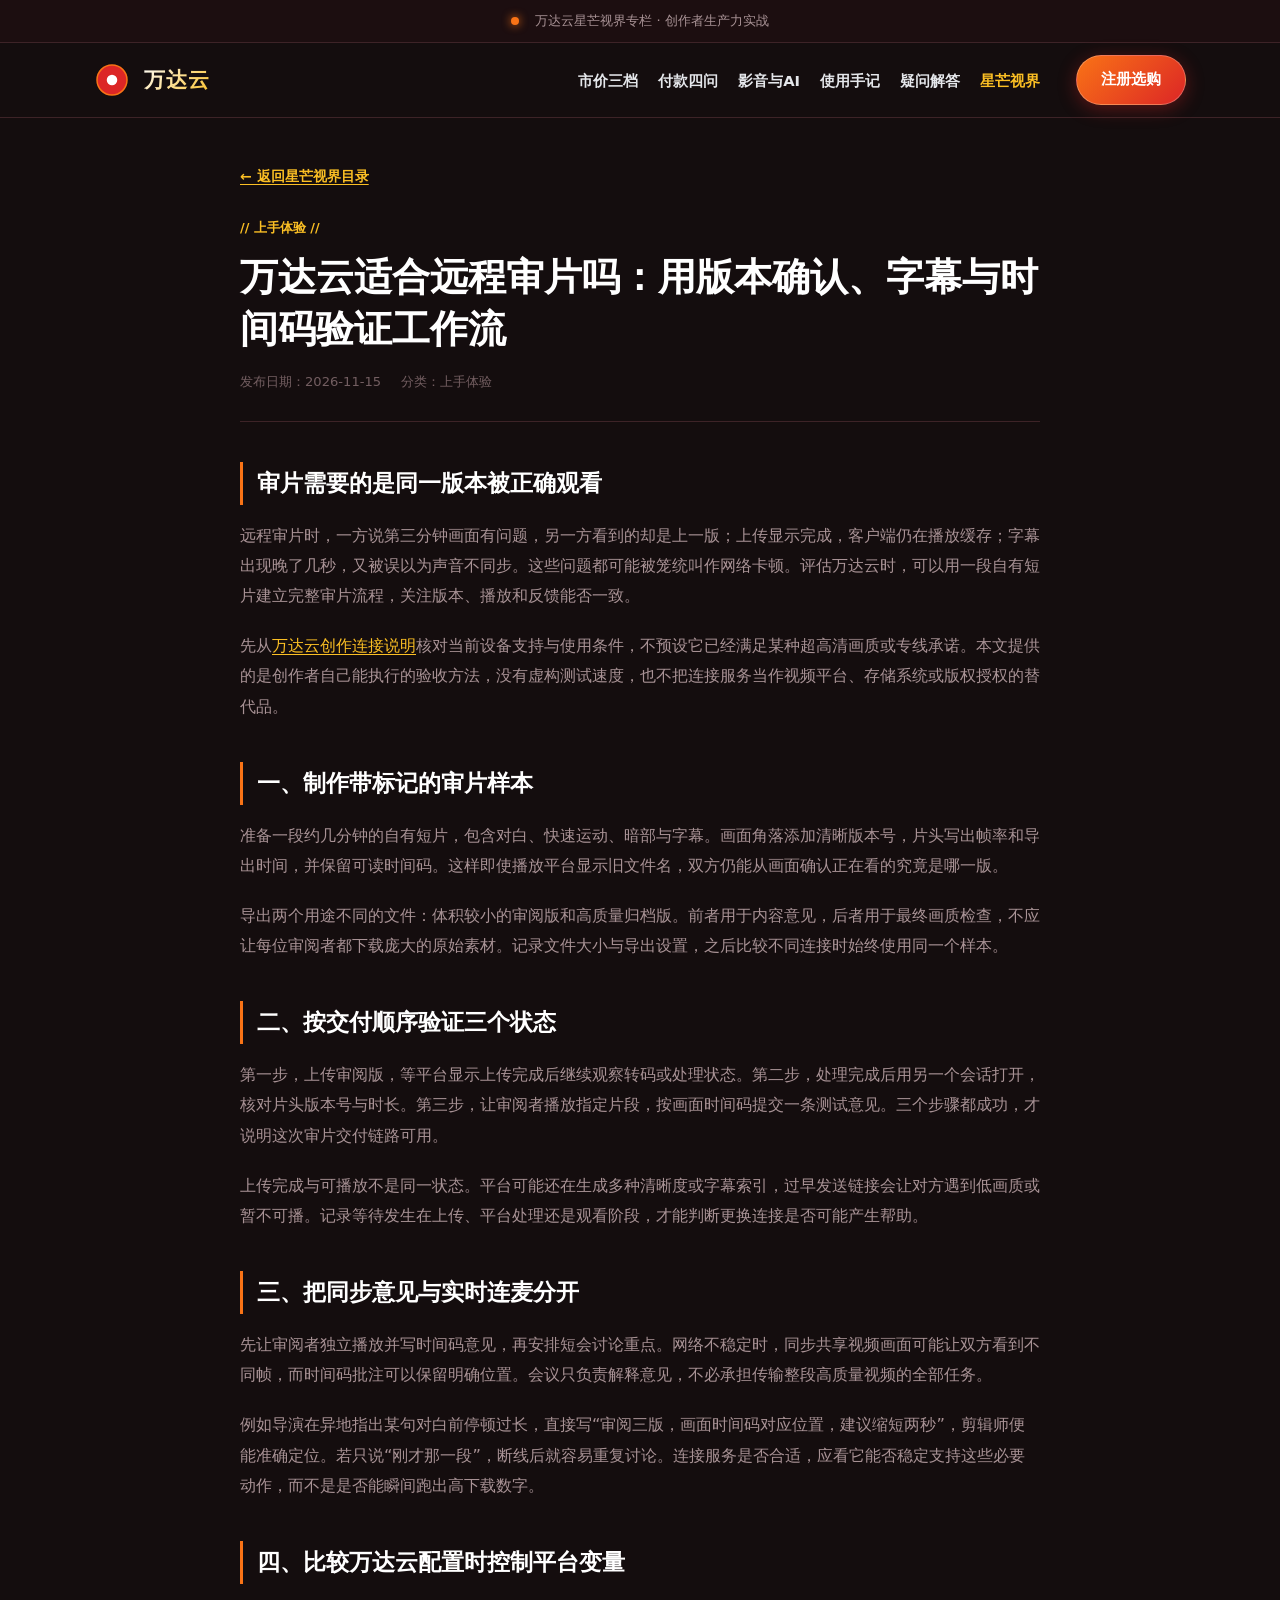
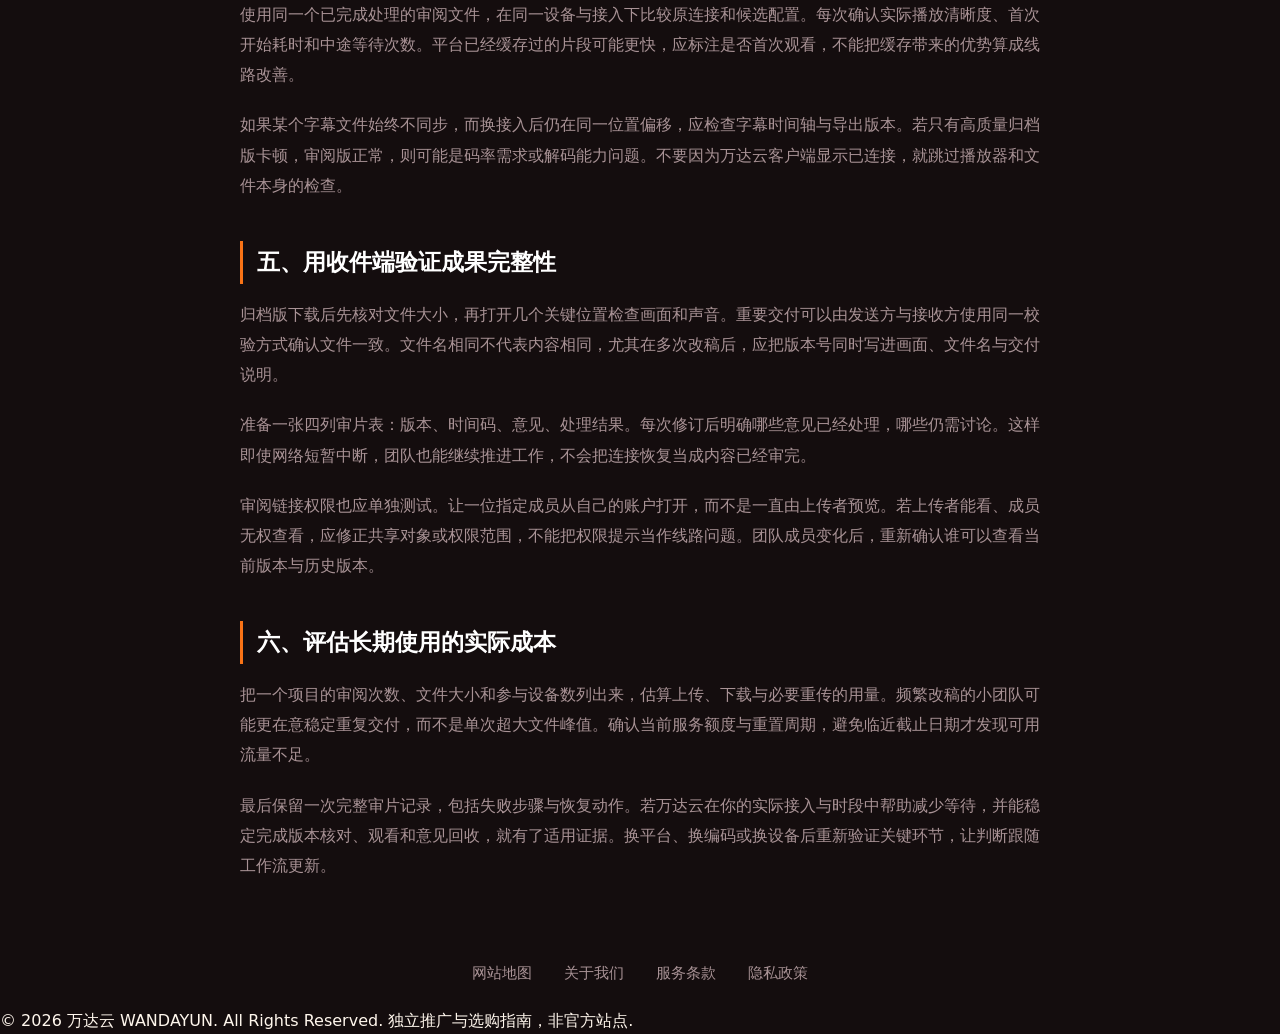
<file: wandayun-solar-acceleration-deep-review.html>
<!DOCTYPE html>

<html lang="zh-CN">
<head>
<meta charset="utf-8"/>
<meta content="width=device-width, initial-scale=1.0" name="viewport"/>
<title>万达云适合远程审片吗：用版本确认、字幕与时间码验证工作流</title>
<meta content="万达云适合远程审片吗：用版本确认、字幕与时间码验证工作流，提供实际设置、操作顺序和异常分支，让网络、播放器与任务状态得到分别验证。" name="description"/>
<link href="https://wandayun.skin/wandayun-solar-acceleration-deep-review.html" rel="canonical"/>
<link href="style.css" rel="stylesheet"/>
<style>
    .article-container { max-width: 840px; margin: 44px auto 80px; padding: 0 20px; }
    .article-top { border-bottom: 1px solid var(--solar-border); padding-bottom: 28px; margin-bottom: 36px; }
    .article-badge { display: inline-block; font-size: 0.8rem; font-weight: 700; color: var(--solar-amber); margin-bottom: 12px; }
    .article-top h1 { font-size: clamp(1.8rem, 3.5vw, 2.4rem); color: #ffffff; line-height: 1.35; margin-bottom: 16px; font-weight: 900; }
    .article-info-row { display: flex; gap: 20px; font-size: 0.82rem; color: var(--solar-muted); }
    .article-body { font-size: 1.02rem; line-height: 1.85; color: var(--solar-dim); }
    .article-body h2 { font-size: 1.45rem; color: #ffffff; margin: 40px 0 16px; border-left: 3px solid var(--solar-blaze); padding-left: 14px; font-weight: 800; }
    .article-body h3 { font-size: 1.2rem; color: var(--solar-light); margin: 28px 0 12px; font-weight: 700; }
    .article-body p { margin-bottom: 20px; }
    .article-body ul, .article-body ol { margin: 16px 0 24px 24px; }
    .article-body li { margin-bottom: 10px; }
    .solar-note-callout { background: var(--solar-surface); border: 1px solid var(--solar-border); border-left: 4px solid var(--solar-amber); padding: 20px 24px; margin: 28px 0; border-radius: 0 12px 12px 0; color: var(--solar-light); }
    .back-link { display: inline-flex; align-items: center; gap: 6px; color: var(--solar-amber); font-size: 0.88rem; font-weight: 700; margin-bottom: 24px; text-decoration: none; }
  </style>
</head>
<body>
<aside class="solar-ticker-strip">
<div class="solar-ticker-inner">
<span class="solar-flare-dot"></span>
<span>万达云星芒视界专栏 · 创作者生产力实战</span>
</div>
</aside>
<header class="solar-stellar-nav">
<div class="solar-nav-wrap">
<a class="solar-logo-link" href="index.html">
<svg fill="none" height="36" viewbox="0 0 48 48" width="36">
<circle cx="24" cy="24" fill="#dc2626" r="20" stroke="#f97316" stroke-width="2"></circle>
<circle cx="24" cy="24" fill="#ffffff" r="7"></circle>
</svg>
<span class="solar-brand-name">万达云</span>
</a>
<nav aria-label="全站导航" class="solar-nav-menu">
<a class="solar-nav-link" href="index.html#pricing">市价三档</a>
<a class="solar-nav-link" href="index.html#features">付款四问</a>
<a class="solar-nav-link" href="index.html#capabilities">影音与AI</a>
<a class="solar-nav-link" href="index.html#reviews">使用手记</a>
<a class="solar-nav-link" href="index.html#faq">疑问解答</a>
<a class="solar-nav-link solar-nav-special" href="stellar-view.html">星芒视界</a>
</nav>
<div class="solar-nav-btns">
<a class="solar-btn solar-btn-corona" href="https://ww012.twilightaff.com/#/?code=A56DH1Af" rel="nofollow sponsored noopener" target="_blank">注册选购</a>
</div>
</div>
</header>
<main class="article-container">
<a class="back-link" href="stellar-view.html">← 返回星芒视界目录</a>
<article>
<header class="article-top">
<span class="article-badge">// 上手体验 //</span>
<h1>万达云适合远程审片吗：用版本确认、字幕与时间码验证工作流</h1>
<div class="article-info-row">
<span>发布日期：2026-11-15</span>
<span>分类：上手体验</span>
</div>
</header>
<div class="article-body"><div data-swc-article-body="2026-11-16"><h2>审片需要的是同一版本被正确观看</h2>
<p>远程审片时，一方说第三分钟画面有问题，另一方看到的却是上一版；上传显示完成，客户端仍在播放缓存；字幕出现晚了几秒，又被误以为声音不同步。这些问题都可能被笼统叫作网络卡顿。评估万达云时，可以用一段自有短片建立完整审片流程，关注版本、播放和反馈能否一致。</p>
<p>先从<a href="https://wandayun.skin/">万达云创作连接说明</a>核对当前设备支持与使用条件，不预设它已经满足某种超高清画质或专线承诺。本文提供的是创作者自己能执行的验收方法，没有虚构测试速度，也不把连接服务当作视频平台、存储系统或版权授权的替代品。</p>
<h2>一、制作带标记的审片样本</h2>
<p>准备一段约几分钟的自有短片，包含对白、快速运动、暗部与字幕。画面角落添加清晰版本号，片头写出帧率和导出时间，并保留可读时间码。这样即使播放平台显示旧文件名，双方仍能从画面确认正在看的究竟是哪一版。</p>
<p>导出两个用途不同的文件：体积较小的审阅版和高质量归档版。前者用于内容意见，后者用于最终画质检查，不应让每位审阅者都下载庞大的原始素材。记录文件大小与导出设置，之后比较不同连接时始终使用同一个样本。</p>
<h2>二、按交付顺序验证三个状态</h2>
<p>第一步，上传审阅版，等平台显示上传完成后继续观察转码或处理状态。第二步，处理完成后用另一个会话打开，核对片头版本号与时长。第三步，让审阅者播放指定片段，按画面时间码提交一条测试意见。三个步骤都成功，才说明这次审片交付链路可用。</p>
<p>上传完成与可播放不是同一状态。平台可能还在生成多种清晰度或字幕索引，过早发送链接会让对方遇到低画质或暂不可播。记录等待发生在上传、平台处理还是观看阶段，才能判断更换连接是否可能产生帮助。</p>
<h2>三、把同步意见与实时连麦分开</h2>
<p>先让审阅者独立播放并写时间码意见，再安排短会讨论重点。网络不稳定时，同步共享视频画面可能让双方看到不同帧，而时间码批注可以保留明确位置。会议只负责解释意见，不必承担传输整段高质量视频的全部任务。</p>
<p>例如导演在异地指出某句对白前停顿过长，直接写“审阅三版，画面时间码对应位置，建议缩短两秒”，剪辑师便能准确定位。若只说“刚才那一段”，断线后就容易重复讨论。连接服务是否合适，应看它能否稳定支持这些必要动作，而不是是否能瞬间跑出高下载数字。</p>
<h2>四、比较万达云配置时控制平台变量</h2>
<p>使用同一个已完成处理的审阅文件，在同一设备与接入下比较原连接和候选配置。每次确认实际播放清晰度、首次开始耗时和中途等待次数。平台已经缓存过的片段可能更快，应标注是否首次观看，不能把缓存带来的优势算成线路改善。</p>
<p>如果某个字幕文件始终不同步，而换接入后仍在同一位置偏移，应检查字幕时间轴与导出版本。若只有高质量归档版卡顿，审阅版正常，则可能是码率需求或解码能力问题。不要因为万达云客户端显示已连接，就跳过播放器和文件本身的检查。</p>
<h2>五、用收件端验证成果完整性</h2>
<p>归档版下载后先核对文件大小，再打开几个关键位置检查画面和声音。重要交付可以由发送方与接收方使用同一校验方式确认文件一致。文件名相同不代表内容相同，尤其在多次改稿后，应把版本号同时写进画面、文件名与交付说明。</p>
<p>准备一张四列审片表：版本、时间码、意见、处理结果。每次修订后明确哪些意见已经处理，哪些仍需讨论。这样即使网络短暂中断，团队也能继续推进工作，不会把连接恢复当成内容已经审完。</p>
<p>审阅链接权限也应单独测试。让一位指定成员从自己的账户打开，而不是一直由上传者预览。若上传者能看、成员无权查看，应修正共享对象或权限范围，不能把权限提示当作线路问题。团队成员变化后，重新确认谁可以查看当前版本与历史版本。</p>
<h2>六、评估长期使用的实际成本</h2>
<p>把一个项目的审阅次数、文件大小和参与设备数列出来，估算上传、下载与必要重传的用量。频繁改稿的小团队可能更在意稳定重复交付，而不是单次超大文件峰值。确认当前服务额度与重置周期，避免临近截止日期才发现可用流量不足。</p>
<p>最后保留一次完整审片记录，包括失败步骤与恢复动作。若万达云在你的实际接入与时段中帮助减少等待，并能稳定完成版本核对、观看和意见回收，就有了适用证据。换平台、换编码或换设备后重新验证关键环节，让判断跟随工作流更新。</p></div></div>
</article>
</main>
<footer class="solar-footer-block">
<div class="solar-footer-content">
<nav class="solar-footer-links">
<a class="solar-footer-link" href="sitemap.html">网站地图</a>
<a class="solar-footer-link" href="about.html">关于我们</a>
<a class="solar-footer-link" href="terms.html">服务条款</a>
<a class="solar-footer-link" href="privacy.html">隐私政策</a>
</nav>
<div class="solar-copyright">
        © 2026 万达云 WANDAYUN. All Rights Reserved. 独立推广与选购指南，非官方站点.
      </div>
</div>
</footer>
</body>
</html>
</file>
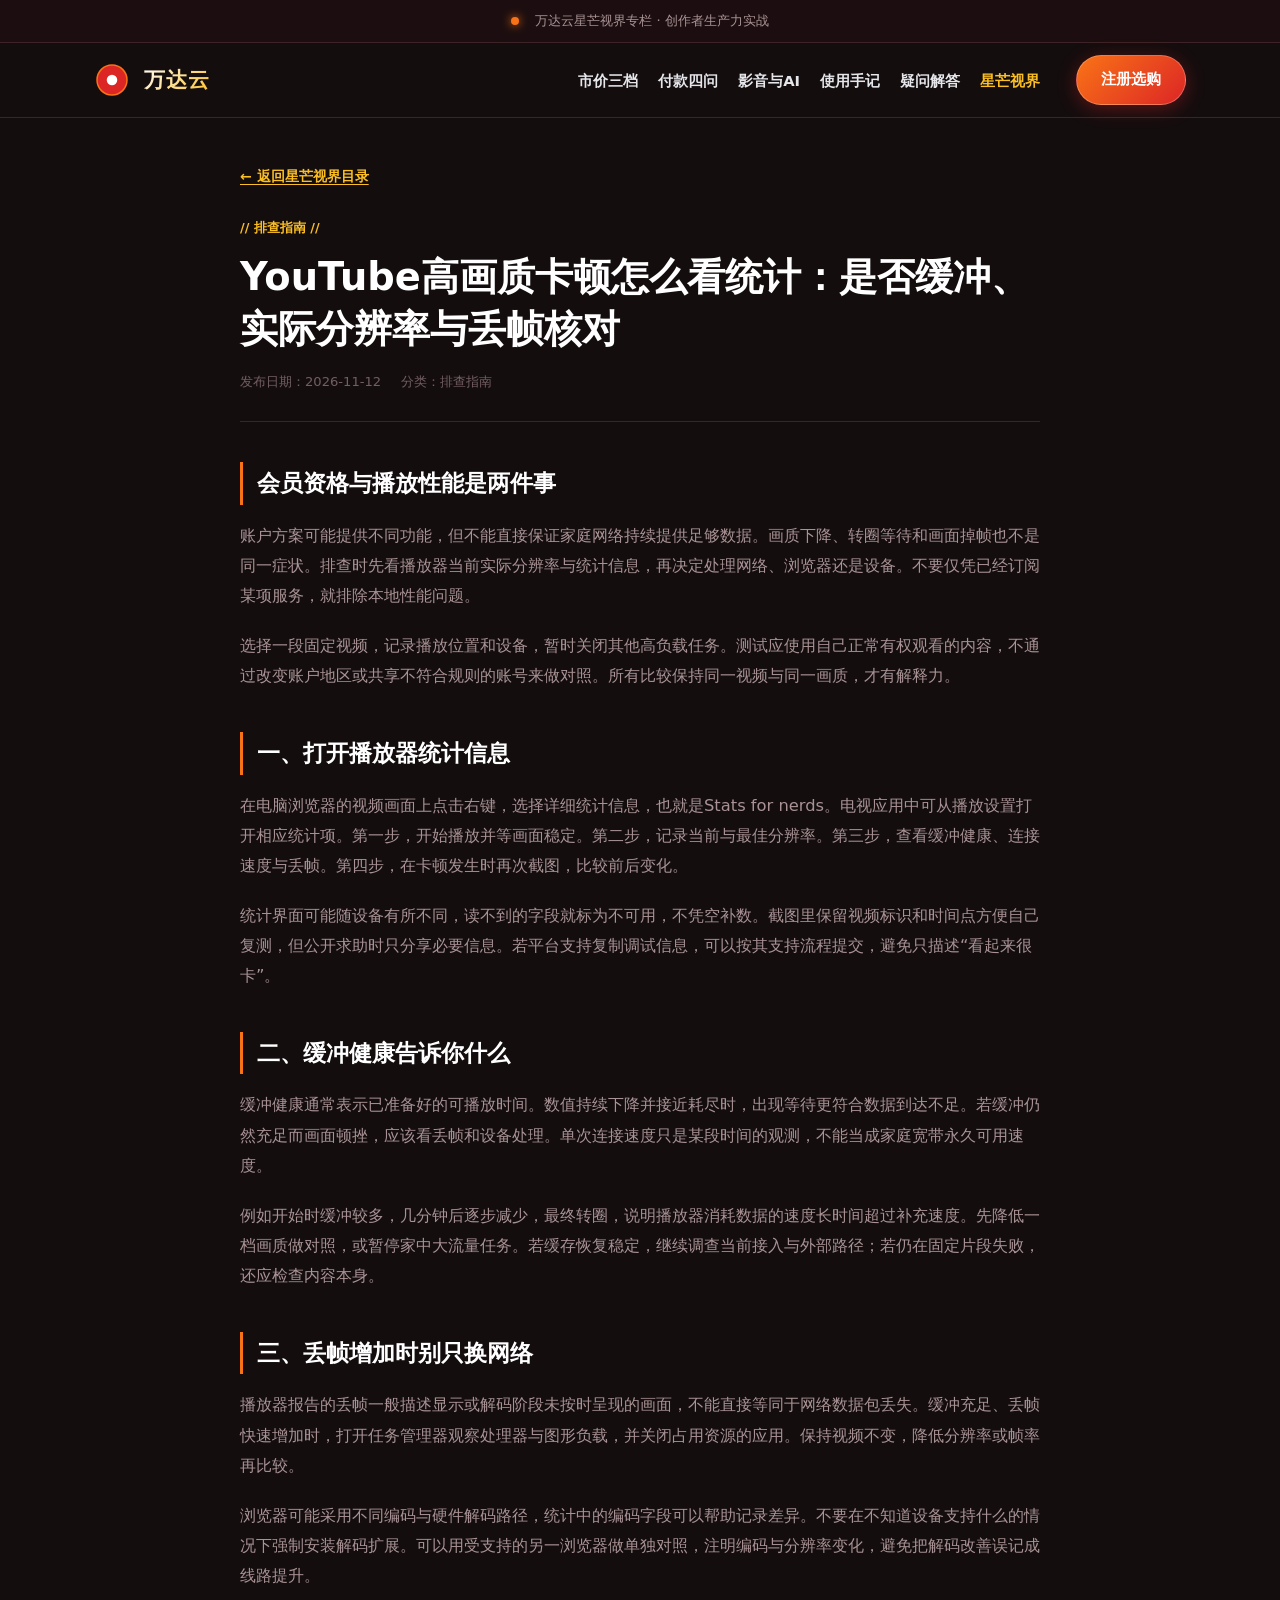
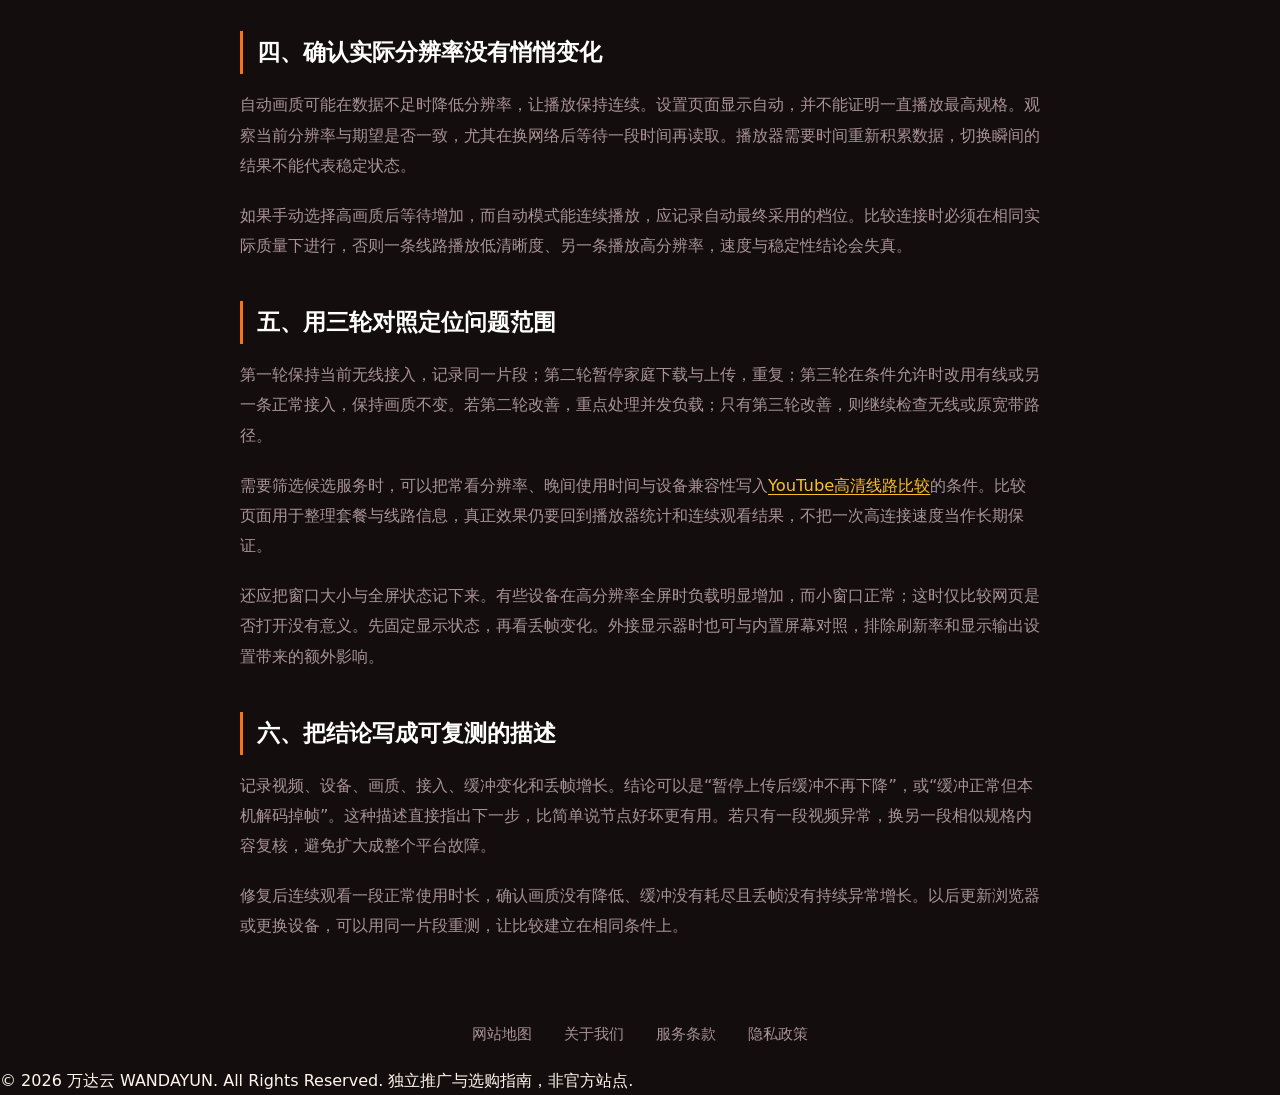
<file: youtube-premium-family-speed-troubleshooting.html>
<!DOCTYPE html>

<html lang="zh-CN">
<head>
<meta charset="utf-8"/>
<meta content="width=device-width, initial-scale=1.0" name="viewport"/>
<title>YouTube高画质卡顿怎么看统计：是否缓冲、实际分辨率与丢帧核对</title>
<meta content="YouTube高画质卡顿怎么看统计：是否缓冲、实际分辨率与丢帧核对，提供实际设置、操作顺序和异常分支，让网络、播放器与任务状态得到分别验证。" name="description"/>
<link href="https://wandayun.skin/youtube-premium-family-speed-troubleshooting.html" rel="canonical"/>
<link href="style.css" rel="stylesheet"/>
<style>
    .article-container { max-width: 840px; margin: 44px auto 80px; padding: 0 20px; }
    .article-top { border-bottom: 1px solid var(--solar-border); padding-bottom: 28px; margin-bottom: 36px; }
    .article-badge { display: inline-block; font-size: 0.8rem; font-weight: 700; color: var(--solar-amber); margin-bottom: 12px; }
    .article-top h1 { font-size: clamp(1.8rem, 3.5vw, 2.4rem); color: #ffffff; line-height: 1.35; margin-bottom: 16px; font-weight: 900; }
    .article-info-row { display: flex; gap: 20px; font-size: 0.82rem; color: var(--solar-muted); }
    .article-body { font-size: 1.02rem; line-height: 1.85; color: var(--solar-dim); }
    .article-body h2 { font-size: 1.45rem; color: #ffffff; margin: 40px 0 16px; border-left: 3px solid var(--solar-blaze); padding-left: 14px; font-weight: 800; }
    .article-body h3 { font-size: 1.2rem; color: var(--solar-light); margin: 28px 0 12px; font-weight: 700; }
    .article-body p { margin-bottom: 20px; }
    .article-body ul, .article-body ol { margin: 16px 0 24px 24px; }
    .article-body li { margin-bottom: 10px; }
    .solar-note-callout { background: var(--solar-surface); border: 1px solid var(--solar-border); border-left: 4px solid var(--solar-amber); padding: 20px 24px; margin: 28px 0; border-radius: 0 12px 12px 0; color: var(--solar-light); }
    .back-link { display: inline-flex; align-items: center; gap: 6px; color: var(--solar-amber); font-size: 0.88rem; font-weight: 700; margin-bottom: 24px; text-decoration: none; }
  </style>
</head>
<body>
<aside class="solar-ticker-strip">
<div class="solar-ticker-inner">
<span class="solar-flare-dot"></span>
<span>万达云星芒视界专栏 · 创作者生产力实战</span>
</div>
</aside>
<header class="solar-stellar-nav">
<div class="solar-nav-wrap">
<a class="solar-logo-link" href="index.html">
<svg fill="none" height="36" viewbox="0 0 48 48" width="36">
<circle cx="24" cy="24" fill="#dc2626" r="20" stroke="#f97316" stroke-width="2"></circle>
<circle cx="24" cy="24" fill="#ffffff" r="7"></circle>
</svg>
<span class="solar-brand-name">万达云</span>
</a>
<nav aria-label="全站导航" class="solar-nav-menu">
<a class="solar-nav-link" href="index.html#pricing">市价三档</a>
<a class="solar-nav-link" href="index.html#features">付款四问</a>
<a class="solar-nav-link" href="index.html#capabilities">影音与AI</a>
<a class="solar-nav-link" href="index.html#reviews">使用手记</a>
<a class="solar-nav-link" href="index.html#faq">疑问解答</a>
<a class="solar-nav-link solar-nav-special" href="stellar-view.html">星芒视界</a>
</nav>
<div class="solar-nav-btns">
<a class="solar-btn solar-btn-corona" href="https://ww012.twilightaff.com/#/?code=A56DH1Af" rel="nofollow sponsored noopener" target="_blank">注册选购</a>
</div>
</div>
</header>
<main class="article-container">
<a class="back-link" href="stellar-view.html">← 返回星芒视界目录</a>
<article>
<header class="article-top">
<span class="article-badge">// 排查指南 //</span>
<h1>YouTube高画质卡顿怎么看统计：是否缓冲、实际分辨率与丢帧核对</h1>
<div class="article-info-row">
<span>发布日期：2026-11-12</span>
<span>分类：排查指南</span>
</div>
</header>
<div class="article-body"><div data-swc-article-body="2026-11-16"><h2>会员资格与播放性能是两件事</h2>
<p>账户方案可能提供不同功能，但不能直接保证家庭网络持续提供足够数据。画质下降、转圈等待和画面掉帧也不是同一症状。排查时先看播放器当前实际分辨率与统计信息，再决定处理网络、浏览器还是设备。不要仅凭已经订阅某项服务，就排除本地性能问题。</p>
<p>选择一段固定视频，记录播放位置和设备，暂时关闭其他高负载任务。测试应使用自己正常有权观看的内容，不通过改变账户地区或共享不符合规则的账号来做对照。所有比较保持同一视频与同一画质，才有解释力。</p>
<h2>一、打开播放器统计信息</h2>
<p>在电脑浏览器的视频画面上点击右键，选择详细统计信息，也就是Stats for nerds。电视应用中可从播放设置打开相应统计项。第一步，开始播放并等画面稳定。第二步，记录当前与最佳分辨率。第三步，查看缓冲健康、连接速度与丢帧。第四步，在卡顿发生时再次截图，比较前后变化。</p>
<p>统计界面可能随设备有所不同，读不到的字段就标为不可用，不凭空补数。截图里保留视频标识和时间点方便自己复测，但公开求助时只分享必要信息。若平台支持复制调试信息，可以按其支持流程提交，避免只描述“看起来很卡”。</p>
<h2>二、缓冲健康告诉你什么</h2>
<p>缓冲健康通常表示已准备好的可播放时间。数值持续下降并接近耗尽时，出现等待更符合数据到达不足。若缓冲仍然充足而画面顿挫，应该看丢帧和设备处理。单次连接速度只是某段时间的观测，不能当成家庭宽带永久可用速度。</p>
<p>例如开始时缓冲较多，几分钟后逐步减少，最终转圈，说明播放器消耗数据的速度长时间超过补充速度。先降低一档画质做对照，或暂停家中大流量任务。若缓存恢复稳定，继续调查当前接入与外部路径；若仍在固定片段失败，还应检查内容本身。</p>
<h2>三、丢帧增加时别只换网络</h2>
<p>播放器报告的丢帧一般描述显示或解码阶段未按时呈现的画面，不能直接等同于网络数据包丢失。缓冲充足、丢帧快速增加时，打开任务管理器观察处理器与图形负载，并关闭占用资源的应用。保持视频不变，降低分辨率或帧率再比较。</p>
<p>浏览器可能采用不同编码与硬件解码路径，统计中的编码字段可以帮助记录差异。不要在不知道设备支持什么的情况下强制安装解码扩展。可以用受支持的另一浏览器做单独对照，注明编码与分辨率变化，避免把解码改善误记成线路提升。</p>
<h2>四、确认实际分辨率没有悄悄变化</h2>
<p>自动画质可能在数据不足时降低分辨率，让播放保持连续。设置页面显示自动，并不能证明一直播放最高规格。观察当前分辨率与期望是否一致，尤其在换网络后等待一段时间再读取。播放器需要时间重新积累数据，切换瞬间的结果不能代表稳定状态。</p>
<p>如果手动选择高画质后等待增加，而自动模式能连续播放，应记录自动最终采用的档位。比较连接时必须在相同实际质量下进行，否则一条线路播放低清晰度、另一条播放高分辨率，速度与稳定性结论会失真。</p>
<h2>五、用三轮对照定位问题范围</h2>
<p>第一轮保持当前无线接入，记录同一片段；第二轮暂停家庭下载与上传，重复；第三轮在条件允许时改用有线或另一条正常接入，保持画质不变。若第二轮改善，重点处理并发负载；只有第三轮改善，则继续检查无线或原宽带路径。</p>
<p>需要筛选候选服务时，可以把常看分辨率、晚间使用时间与设备兼容性写入<a href="https://dajichang.mom/">YouTube高清线路比较</a>的条件。比较页面用于整理套餐与线路信息，真正效果仍要回到播放器统计和连续观看结果，不把一次高连接速度当作长期保证。</p>
<p>还应把窗口大小与全屏状态记下来。有些设备在高分辨率全屏时负载明显增加，而小窗口正常；这时仅比较网页是否打开没有意义。先固定显示状态，再看丢帧变化。外接显示器时也可与内置屏幕对照，排除刷新率和显示输出设置带来的额外影响。</p>
<h2>六、把结论写成可复测的描述</h2>
<p>记录视频、设备、画质、接入、缓冲变化和丢帧增长。结论可以是“暂停上传后缓冲不再下降”，或“缓冲正常但本机解码掉帧”。这种描述直接指出下一步，比简单说节点好坏更有用。若只有一段视频异常，换另一段相似规格内容复核，避免扩大成整个平台故障。</p>
<p>修复后连续观看一段正常使用时长，确认画质没有降低、缓冲没有耗尽且丢帧没有持续异常增长。以后更新浏览器或更换设备，可以用同一片段重测，让比较建立在相同条件上。</p></div></div>
</article>
</main>
<footer class="solar-footer-block">
<div class="solar-footer-content">
<nav class="solar-footer-links">
<a class="solar-footer-link" href="sitemap.html">网站地图</a>
<a class="solar-footer-link" href="about.html">关于我们</a>
<a class="solar-footer-link" href="terms.html">服务条款</a>
<a class="solar-footer-link" href="privacy.html">隐私政策</a>
</nav>
<div class="solar-copyright">
        © 2026 万达云 WANDAYUN. All Rights Reserved. 独立推广与选购指南，非官方站点.
      </div>
</div>
</footer>
</body>
</html>
</file>
<file: style.css>
/* ==========================================================================
   万达云 (wandayun.skin) - 耀阳赤焰 / 暖日光晕极速科技 (Solar Flare & Radiant Tech)
   纯原生极限性能：0外部请求，系统字体栈，4G弱网极速秒开
   ========================================================================== */

:root {
  --solar-void: #140d0e;
  --solar-surface: #1e1315;
  --solar-surface-card: #28181b;
  --solar-border: #3d2327;
  --solar-border-glow: #6e3239;
  --solar-crimson: #dc2626;
  --solar-blaze: #f97316;
  --solar-amber: #fbbf24;
  --solar-gold: #fde047;
  --solar-light: #fff7ed;
  --solar-dim: #a89295;
  --solar-muted: #735e61;
  --solar-sans: system-ui, -apple-system, BlinkMacSystemFont, "PingFang SC", "Hiragino Sans GB", "Microsoft YaHei", sans-serif;
  --solar-mono: ui-monospace, "SF Mono", Menlo, Consolas, monospace;
}

*, *::before, *::after {
  box-sizing: border-box;
  margin: 0;
  padding: 0;
}

/* 核心超链接规范：鲜明暖阳金强调色，杜绝浏览器默认蓝/紫，访问前后保持一致 */
a:link, a:visited {
  color: var(--solar-amber);
  text-decoration: underline;
  text-underline-offset: 3px;
  text-decoration-thickness: 1px;
}
a:hover, a:focus {
  color: #f59e0b;
  text-decoration-thickness: 2px;
}

/* 无下划线组件级链接覆写 */
.solar-logo-link, 
.solar-btn, 
.solar-footer-links a,
.back-home {
  text-decoration: none !important;
}

body {
  background-color: var(--solar-void);
  color: var(--solar-light);
  font-family: var(--solar-sans);
  line-height: 1.7;
  -webkit-font-smoothing: antialiased;
  overflow-x: hidden;
}

/* 暖阳顶端公告胶囊 */
.solar-ticker-strip {
  background: #1c0e10;
  border-bottom: 1px solid var(--solar-border);
  padding: 10px 20px;
  font-size: 0.82rem;
  color: var(--solar-dim);
  text-align: center;
}
.solar-ticker-inner {
  max-width: 1140px;
  margin: 0 auto;
  display: flex;
  justify-content: center;
  align-items: center;
  gap: 16px;
  flex-wrap: wrap;
}
.solar-flare-dot {
  width: 8px;
  height: 8px;
  border-radius: 50%;
  background: var(--solar-blaze);
  box-shadow: 0 0 10px var(--solar-blaze);
  display: inline-block;
}

/* 悬浮日冕导航条 */
.solar-stellar-nav {
  position: sticky;
  top: 0;
  z-index: 90;
  background: #140d0e;
  border-bottom: 1px solid var(--solar-border);
}
.solar-nav-wrap {
  max-width: 1140px;
  margin: 0 auto;
  padding: 16px 24px;
  display: flex;
  justify-content: space-between;
  align-items: center;
}
.solar-logo-link {
  display: inline-flex;
  align-items: center;
  gap: 14px;
  text-decoration: none;
  color: var(--solar-light);
}
.solar-brand-core {
  display: flex;
  flex-direction: column;
}
.solar-brand-name {
  font-size: 1.3rem;
  font-weight: 900;
  letter-spacing: 0.8px;
  background: linear-gradient(135deg, #ffffff, var(--solar-amber));
  -webkit-background-clip: text;
  -webkit-text-fill-color: transparent;
}
.solar-brand-tag {
  font-size: 0.68rem;
  color: var(--solar-blaze);
  letter-spacing: 1.5px;
  font-family: var(--solar-mono);
}
.solar-nav-btns {
  display: flex;
  gap: 14px;
  align-items: center;
}

/* 暖光按钮系统 */
.solar-btn {
  display: inline-flex;
  align-items: center;
  justify-content: center;
  gap: 8px;
  padding: 11px 24px;
  font-size: 0.95rem;
  font-weight: 700;
  border-radius: 50px; /* 胶囊圆角 */
  text-decoration: none;
  transition: transform 0.15s, box-shadow 0.15s, filter 0.15s;
  cursor: pointer;
  white-space: nowrap;
}
.solar-btn-corona {
  background: linear-gradient(135deg, var(--solar-blaze), var(--solar-crimson));
  color: #ffffff;
  border: 1px solid rgba(255, 255, 255, 0.25);
  box-shadow: 0 4px 18px rgba(220, 38, 38, 0.35);
}
.solar-btn-corona:hover {
  transform: translateY(-2px);
  filter: brightness(1.12);
  box-shadow: 0 6px 24px rgba(249, 115, 22, 0.45);
}
.solar-btn-dofollow {
  background: var(--solar-surface-card);
  color: var(--solar-amber);
  border: 1px solid var(--solar-border-glow);
}
.solar-btn-dofollow:hover {
  background: #361f23;
  border-color: var(--solar-amber);
  transform: translateY(-2px);
}
.solar-btn-ghost {
  background: transparent;
  color: var(--solar-dim);
  border: 1px solid var(--solar-border);
}
.solar-btn-ghost:hover {
  color: var(--solar-light);
  border-color: var(--solar-blaze);
}

/* 中心同心轨道舞台首屏 (Centered Immersive Orbit Hero) */
.solar-orbit-stage {
  padding: 80px 20px 100px;
  max-width: 1040px;
  margin: 0 auto;
  text-align: center;
  position: relative;
}
.solar-badge-capsule {
  display: inline-flex;
  align-items: center;
  gap: 8px;
  padding: 6px 18px;
  border-radius: 50px;
  background: rgba(249, 115, 22, 0.12);
  border: 1px solid var(--solar-border-glow);
  color: var(--solar-amber);
  font-size: 0.82rem;
  font-weight: 600;
  margin-bottom: 24px;
}
.solar-hero-title {
  font-size: clamp(2.4rem, 5vw, 3.8rem);
  font-weight: 900;
  line-height: 1.25;
  margin-bottom: 22px;
  letter-spacing: -0.5px;
}
.solar-hero-title span {
  background: linear-gradient(135deg, var(--solar-gold), var(--solar-blaze), var(--solar-crimson));
  -webkit-background-clip: text;
  -webkit-text-fill-color: transparent;
}
.solar-hero-summary {
  font-size: 1.12rem;
  color: var(--solar-dim);
  max-width: 680px;
  margin: 0 auto 36px;
  line-height: 1.8;
}
.solar-actions-row {
  display: flex;
  justify-content: center;
  gap: 18px;
  margin-bottom: 48px;
  flex-wrap: wrap;
}
.solar-orbit-visual {
  background: var(--solar-surface);
  border: 1px solid var(--solar-border);
  border-radius: 20px;
  padding: 28px;
  max-width: 720px;
  margin: 0 auto;
  box-shadow: 0 20px 48px rgba(0, 0, 0, 0.5);
}

/* 分区通用 */
.solar-section-block {
  padding: 88px 20px;
  border-top: 1px solid var(--solar-border);
  position: relative;
}
.solar-section-container {
  max-width: 1140px;
  margin: 0 auto;
}
.solar-section-lead {
  text-align: center;
  margin-bottom: 52px;
}
.solar-tag-sup {
  font-size: 0.78rem;
  font-weight: 700;
  letter-spacing: 2px;
  color: var(--solar-blaze);
  text-transform: uppercase;
  margin-bottom: 8px;
  display: block;
}
.solar-section-title {
  font-size: 2.1rem;
  font-weight: 800;
  color: #ffffff;
}

/* 核心特性胶囊三栏 (随机化特色标题：全天候恒星级连接实力) */
.solar-strength-deck {
  display: grid;
  grid-template-columns: repeat(3, 1fr);
  gap: 28px;
}
.solar-capsule-card {
  background: var(--solar-surface);
  border: 1px solid var(--solar-border);
  border-radius: 18px;
  padding: 34px 28px;
  transition: transform 0.2s, border-color 0.2s;
  position: relative;
}
.solar-capsule-card:hover {
  transform: translateY(-4px);
  border-color: var(--solar-blaze);
}
.solar-icon-ring {
  width: 52px;
  height: 52px;
  border-radius: 50%;
  background: rgba(249, 115, 22, 0.1);
  border: 1px solid var(--solar-border-glow);
  display: flex;
  align-items: center;
  justify-content: center;
  margin-bottom: 22px;
}
.solar-card-heading {
  font-size: 1.25rem;
  font-weight: 700;
  color: var(--solar-light);
  margin-bottom: 12px;
}
.solar-card-desc {
  font-size: 0.94rem;
  color: var(--solar-dim);
  line-height: 1.75;
}

/* 流媒体与AI场景 (随机化特色标题：8K超高清即时爆发体验) */
.solar-media-grid {
  display: grid;
  grid-template-columns: repeat(3, 1fr);
  gap: 24px;
}
.solar-media-unit {
  background: var(--solar-surface-card);
  border: 1px solid var(--solar-border);
  border-radius: 16px;
  padding: 26px;
}
.solar-media-unit h3 {
  font-size: 1.15rem;
  margin: 16px 0 8px;
  color: var(--solar-light);
}
.solar-media-unit p {
  font-size: 0.9rem;
  color: var(--solar-dim);
  line-height: 1.65;
}

/* 定价对比三栏 (随机化特色标题：能量阶梯订阅方案) */
.solar-pricing-grid {
  display: grid;
  grid-template-columns: repeat(3, 1fr);
  gap: 28px;
  align-items: stretch;
}
.solar-price-pod {
  background: var(--solar-surface);
  border: 1px solid var(--solar-border);
  border-radius: 20px;
  padding: 38px 30px;
  display: flex;
  flex-direction: column;
  position: relative;
}
.solar-price-pod.popular {
  border-color: var(--solar-blaze);
  background: #231518;
  box-shadow: 0 12px 36px rgba(249, 115, 22, 0.18);
}
.solar-pill-tag {
  position: absolute;
  top: -12px;
  right: 28px;
  background: linear-gradient(135deg, var(--solar-blaze), var(--solar-crimson));
  color: #ffffff;
  font-size: 0.72rem;
  font-weight: 800;
  padding: 4px 12px;
  border-radius: 50px;
}
.solar-pod-title {
  font-size: 1.3rem;
  font-weight: 800;
  margin-bottom: 6px;
}
.solar-pod-sub {
  font-size: 0.85rem;
  color: var(--solar-muted);
  margin-bottom: 22px;
  min-height: 40px;
}
.solar-num-val {
  font-size: 2.7rem;
  font-weight: 900;
  color: var(--solar-amber);
  margin-bottom: 22px;
  font-family: var(--solar-mono);
}
.solar-num-val span {
  font-size: 0.95rem;
  font-weight: 400;
  color: var(--solar-muted);
}
.solar-perk-list {
  list-style: none;
  margin-bottom: 32px;
  flex-grow: 1;
}
.solar-perk-list li {
  font-size: 0.92rem;
  color: var(--solar-dim);
  padding: 9px 0;
  border-bottom: 1px solid rgba(255, 255, 255, 0.05);
  display: flex;
  align-items: center;
  gap: 10px;
}
.solar-perk-list li::before {
  content: "✦";
  color: var(--solar-blaze);
  font-size: 0.8rem;
}
.solar-price-pod .solar-btn {
  width: 100%;
}

/* 用户口碑 (随机化特色标题：来自跨洋创作者的真实回声) */
.solar-quotes-deck {
  display: grid;
  grid-template-columns: repeat(3, 1fr);
  gap: 26px;
}
.solar-quote-pod {
  background: var(--solar-surface);
  border: 1px solid var(--solar-border);
  border-radius: 16px;
  padding: 28px;
}
.solar-quote-body {
  font-size: 0.94rem;
  line-height: 1.8;
  color: var(--solar-light);
  margin-bottom: 20px;
}
.solar-author-box {
  display: flex;
  align-items: center;
  gap: 12px;
  border-top: 1px solid var(--solar-border);
  padding-top: 14px;
}
.solar-author-avatar {
  width: 40px;
  height: 40px;
  border-radius: 50%;
  background: var(--solar-border-glow);
  color: var(--solar-amber);
  display: flex;
  align-items: center;
  justify-content: center;
  font-weight: 800;
}
.solar-author-title {
  font-size: 0.8rem;
  color: var(--solar-dim);
}

/* 常见问题 (随机化特色标题：日冕网络使用与保障答疑) */
.solar-faq-list {
  max-width: 820px;
  margin: 0 auto;
  display: flex;
  flex-direction: column;
  gap: 18px;
}
.solar-faq-card {
  background: var(--solar-surface);
  border: 1px solid var(--solar-border);
  border-radius: 14px;
  padding: 24px 28px;
}
.solar-faq-q {
  font-size: 1.05rem;
  font-weight: 700;
  color: #ffffff;
  margin-bottom: 10px;
  display: flex;
  align-items: center;
  gap: 10px;
}
.solar-faq-q::before {
  content: "◈";
  color: var(--solar-blaze);
}
.solar-faq-a {
  font-size: 0.92rem;
  color: var(--solar-dim);
  line-height: 1.75;
  padding-left: 20px;
}

/* 规范页脚 (严格只展示四个页面标题) */
.solar-island-footer {
  background: #0f090a;
  border-top: 1px solid var(--solar-border);
  padding: 48px 20px;
  text-align: center;
}
.solar-footer-links {
  display: flex;
  justify-content: center;
  align-items: center;
  gap: 32px;
  margin-bottom: 20px;
  flex-wrap: wrap;
}
.solar-footer-links a {
  color: var(--solar-dim);
  text-decoration: none;
  font-size: 0.95rem;
  transition: color 0.15s;
}
.solar-footer-links a:hover {
  color: var(--solar-amber);
}
.solar-copy-line {
  font-size: 0.8rem;
  color: var(--solar-muted);
}

/* 移动端手指触控与单栏响应式适配 */
@media (max-width: 900px) {
  .solar-strength-deck,
  .solar-media-grid,
  .solar-pricing-grid,
  .solar-quotes-deck {
    grid-template-columns: 1fr;
  }
}

@media (max-width: 600px) {
  .solar-nav-wrap {
    flex-direction: column;
    gap: 14px;
  }
  .solar-nav-btns {
    width: 100%;
    justify-content: stretch;
  }
  .solar-nav-btns .solar-btn {
    flex: 1;
    min-height: 44px;
  }
  .solar-hero-title {
    font-size: 2rem;
  }
  .solar-actions-row {
    flex-direction: column;
  }
  .solar-actions-row .solar-btn {
    width: 100%;
    min-height: 48px;
  }
  .solar-footer-links {
    flex-direction: column;
    gap: 14px;
  }
}


/* ==========================================================================
   全设备自适应导航菜单 (CTA 按钮固定于右侧，移动端绝对可见、永不缺失、支持手势横滑)
   ========================================================================== */
.solar-stellar-nav {
  position: sticky;
  top: 0;
  z-index: 999;
  background: #140d0e;
  border-bottom: 1px solid var(--solar-border);
}
.solar-nav-wrap {
  max-width: 1140px;
  margin: 0 auto;
  padding: 12px 24px;
  display: flex;
  justify-content: space-between;
  align-items: center;
  gap: 20px;
}
.solar-logo-link {
  display: inline-flex;
  align-items: center;
  gap: 14px;
  text-decoration: none !important;
  color: var(--solar-light) !important;
  flex-shrink: 0;
}
.solar-brand-core {
  display: flex;
  flex-direction: column;
}
.solar-brand-name {
  font-size: 1.3rem;
  font-weight: 900;
  letter-spacing: 0.8px;
  background: linear-gradient(135deg, #ffffff, var(--solar-amber));
  -webkit-background-clip: text;
  -webkit-text-fill-color: transparent;
}
.solar-brand-tag {
  font-size: 0.68rem;
  color: var(--solar-blaze);
  letter-spacing: 1.5px;
  font-family: var(--solar-mono);
}
.solar-nav-menu {
  display: flex;
  align-items: center;
  gap: 20px;
  margin-left: auto;
  margin-right: 16px;
}
.solar-nav-link,
.solar-nav-link:link,
.solar-nav-link:visited {
  color: #e5e7eb !important;
  -webkit-text-fill-color: #e5e7eb !important;
  font-size: 0.92rem;
  font-weight: 600;
  text-decoration: none !important;
  transition: color 0.15s ease, background 0.15s ease;
  white-space: nowrap;
  flex-shrink: 0;
}
.solar-nav-link:hover,
.solar-nav-link:focus {
  color: var(--solar-amber) !important;
  -webkit-text-fill-color: var(--solar-amber) !important;
}
.solar-nav-special,
.solar-nav-special:link,
.solar-nav-special:visited {
  color: var(--solar-amber) !important;
  -webkit-text-fill-color: var(--solar-amber) !important;
  font-weight: 700;
}
.solar-nav-btns {
  display: flex;
  align-items: center;
  flex-shrink: 0;
}

/* 按钮文字最高优先级可见性规范 */
a.solar-btn,
a.solar-btn:link,
a.solar-btn:visited {
  text-decoration: none !important;
}
a.solar-btn-corona,
a.solar-btn-corona:link,
a.solar-btn-corona:visited {
  color: #ffffff !important;
  -webkit-text-fill-color: #ffffff !important;
  background: linear-gradient(135deg, var(--solar-blaze), var(--solar-crimson)) !important;
}
a.solar-btn-corona:hover,
a.solar-btn-corona:focus {
  color: #ffffff !important;
  -webkit-text-fill-color: #ffffff !important;
}
a.solar-btn-dofollow,
a.solar-btn-dofollow:link,
a.solar-btn-dofollow:visited {
  color: var(--solar-amber) !important;
  -webkit-text-fill-color: var(--solar-amber) !important;
}
a.solar-btn-ghost,
a.solar-btn-ghost:link,
a.solar-btn-ghost:visited {
  color: var(--solar-dim) !important;
  -webkit-text-fill-color: var(--solar-dim) !important;
}

/* 移动端媒体查询 (< 860px) 强效保障导航菜单绝对不消失，且 CTA 按钮位于右上侧 */
@media (max-width: 860px) {
  .solar-nav-wrap {
    display: grid !important;
    grid-template-columns: 1fr auto !important;
    grid-template-rows: auto auto !important;
    row-gap: 8px !important;
    column-gap: 12px !important;
    padding: 10px 14px !important;
    align-items: center !important;
  }
  .solar-logo-link {
    grid-column: 1 / 2 !important;
    grid-row: 1 / 2 !important;
    justify-self: start !important;
  }
  .solar-nav-btns {
    grid-column: 2 / 3 !important;
    grid-row: 1 / 2 !important;
    justify-self: end !important;
    display: flex !important;
    align-items: center !important;
    margin: 0 !important;
  }
  .solar-nav-btns .solar-btn {
    padding: 7px 16px !important;
    font-size: 0.82rem !important;
    min-height: 36px !important;
  }
  .solar-nav-menu {
    grid-column: 1 / 3 !important;
    grid-row: 2 / 3 !important;
    display: flex !important;
    width: 100% !important;
    overflow-x: auto !important;
    overflow-y: hidden !important;
    -webkit-overflow-scrolling: touch !important;
    scrollbar-width: none !important;
    padding: 6px 0 2px !important;
    margin: 0 !important;
    gap: 10px !important;
    border-top: 1px solid rgba(251, 191, 36, 0.12) !important;
  }
  .solar-nav-menu::-webkit-scrollbar {
    display: none !important;
  }
  .solar-nav-link,
  .solar-nav-link:link,
  .solar-nav-link:visited {
    flex-shrink: 0 !important;
    display: inline-flex !important;
    padding: 6px 12px !important;
    background: rgba(251, 191, 36, 0.08) !important;
    border-radius: 50px !important;
    font-size: 0.82rem !important;
  }
}

/* conversion-revision-2026-11-22: 4-card grids, price-card buttons */
.solar-strength-deck, .solar-media-grid { grid-template-columns: repeat(auto-fit, minmax(230px, 1fr)); }
.solar-capsule-card .solar-icon-ring { margin-bottom: 14px; }
.solar-price-pod .solar-btn { margin-top: 20px; width: 100%; justify-content: center; min-height: 46px; }
.solar-price-pod .solar-perk-list { flex: 1; }

/* market-price cards (2026-11-22) */
.mk-chip { align-self: flex-start; font-size: 0.78rem; color: var(--solar-amber); border: 1px dashed var(--solar-border-glow); padding: 3px 12px; border-radius: 999px; margin-bottom: 14px; }
.mk-price { font-size: 2.1rem; font-weight: 900; color: #fff; margin: 8px 0 14px; line-height: 1.1; }
.mk-price small { font-size: 0.8rem; font-weight: 500; color: var(--solar-dim); }
.mk-source { font-size: 0.78rem; margin-top: 12px; line-height: 1.6; }
.solar-price-pod .solar-pod-title { font-size: 1.15rem; }

.mk-orig { display: block; font-size: 0.76rem; font-weight: 400; color: var(--solar-dim); margin-top: 4px; line-height: 1.5; }
.mk-price small:first-child { font-size: 1rem; }
</file>
